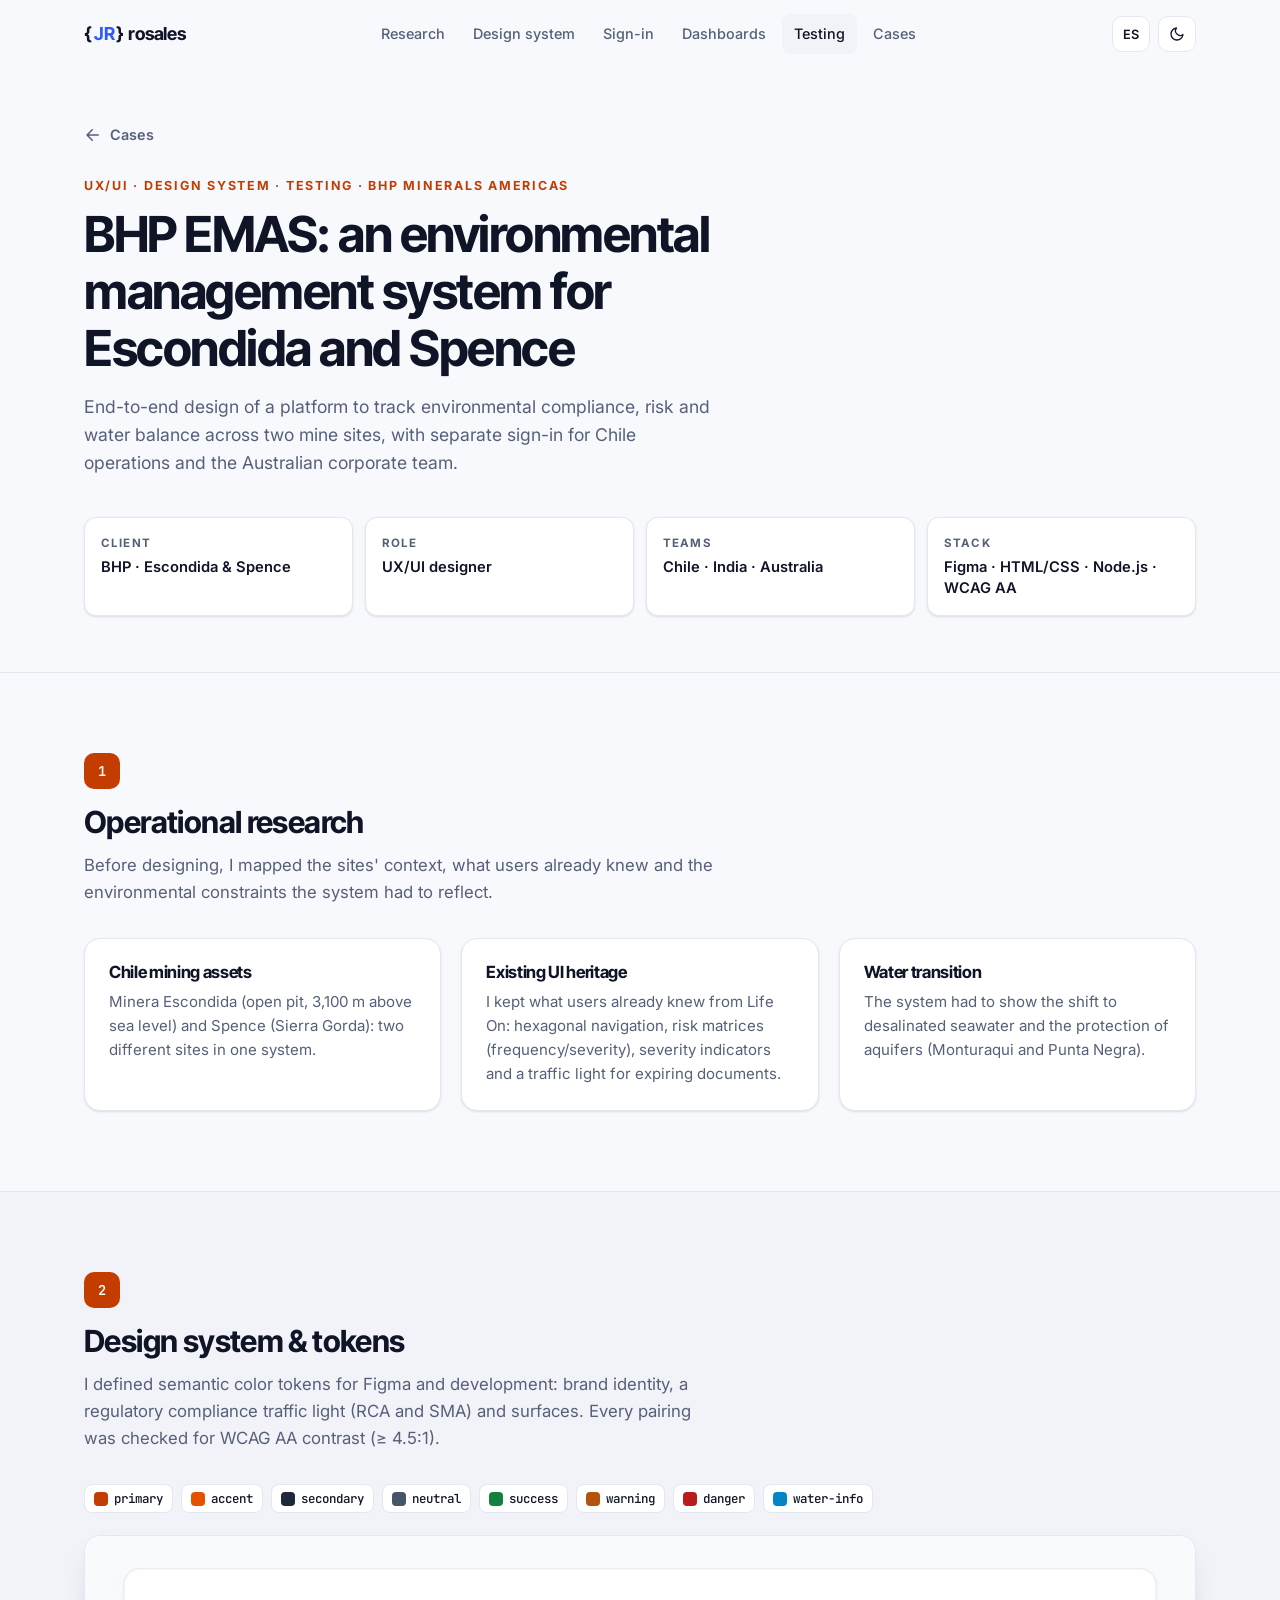
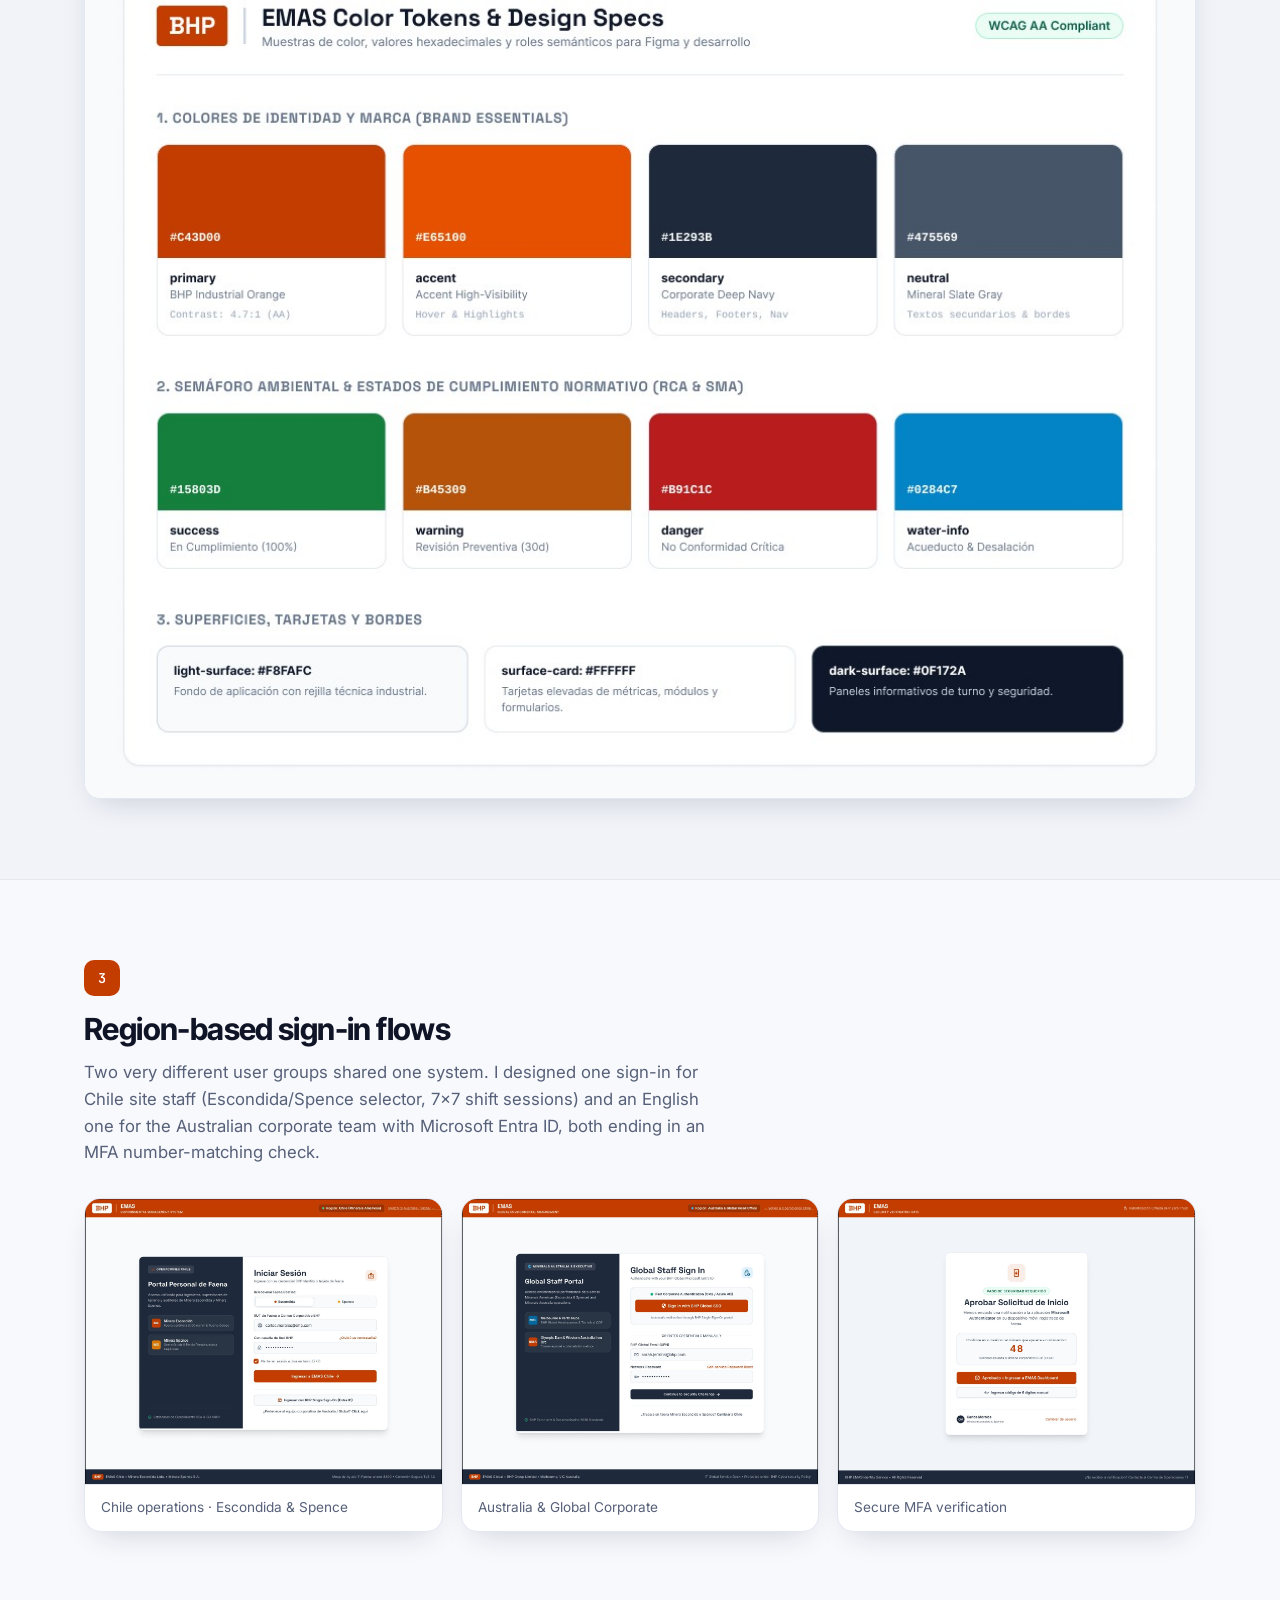
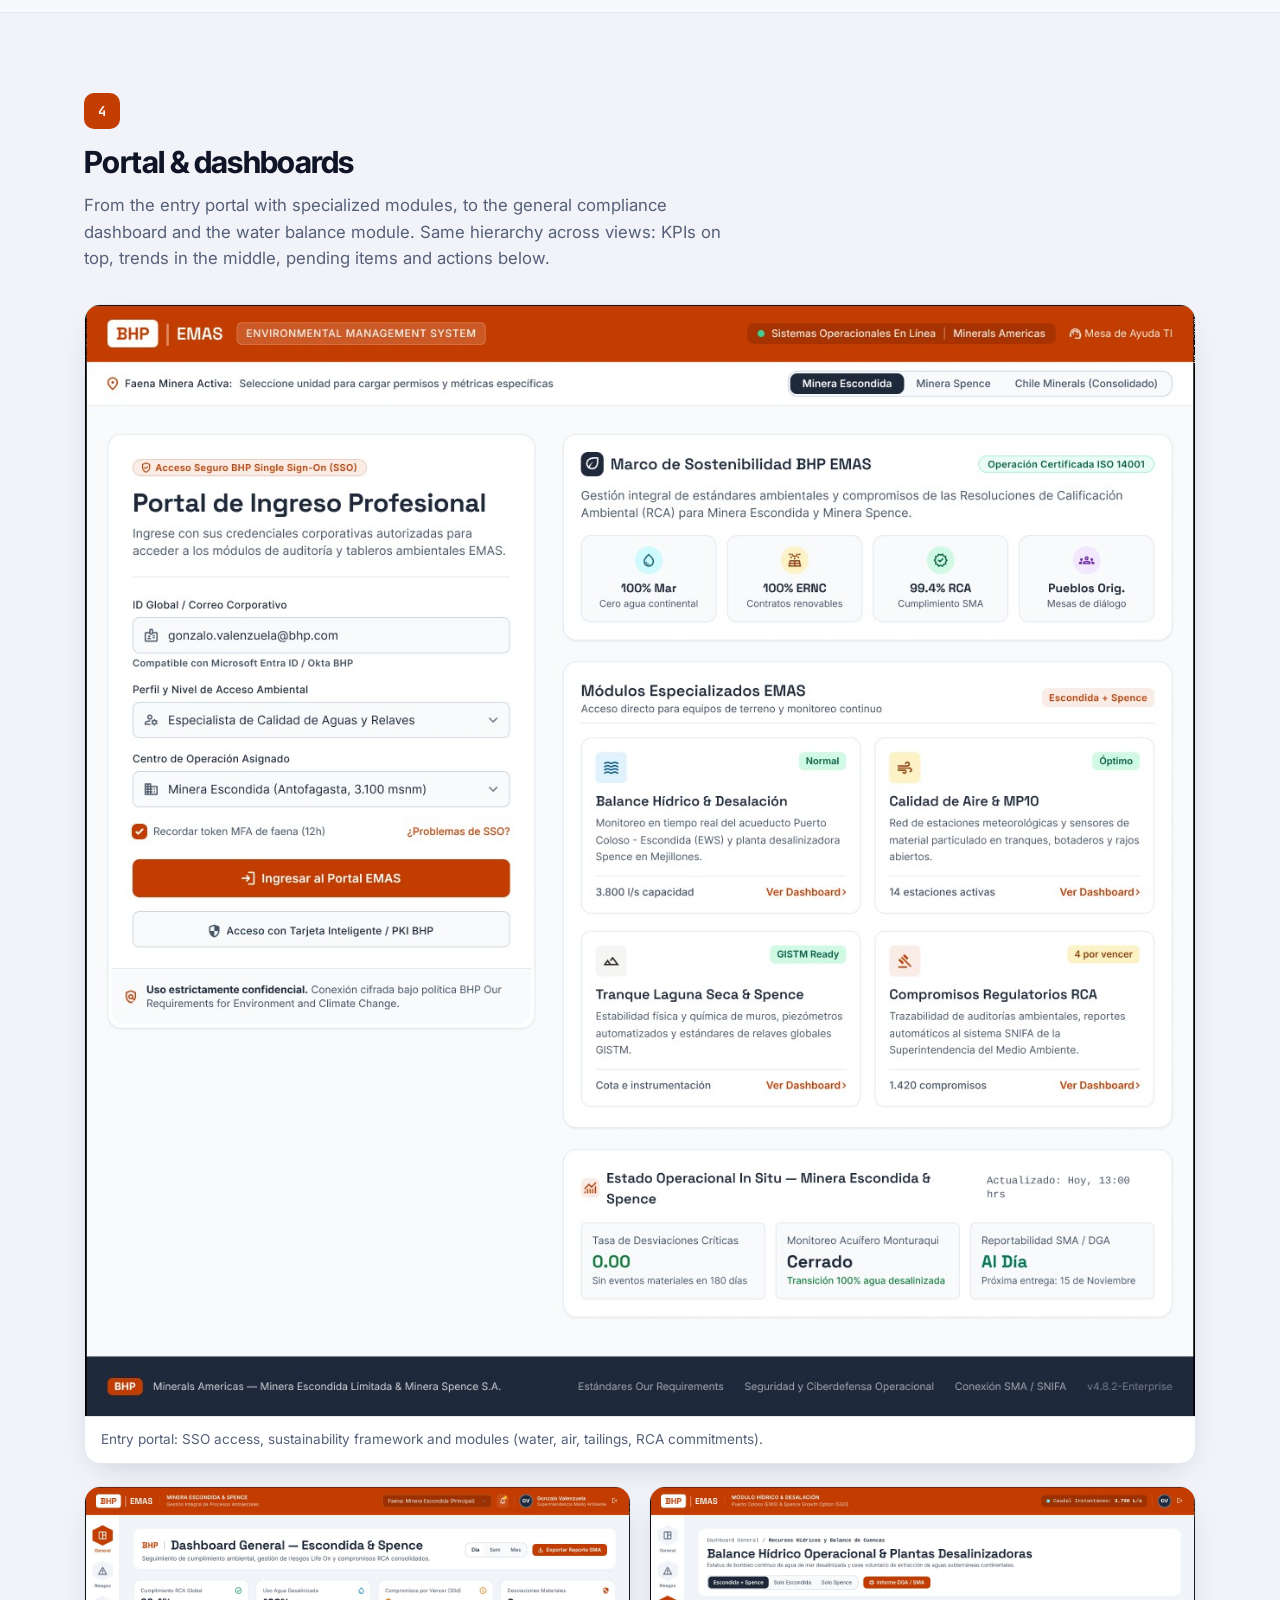
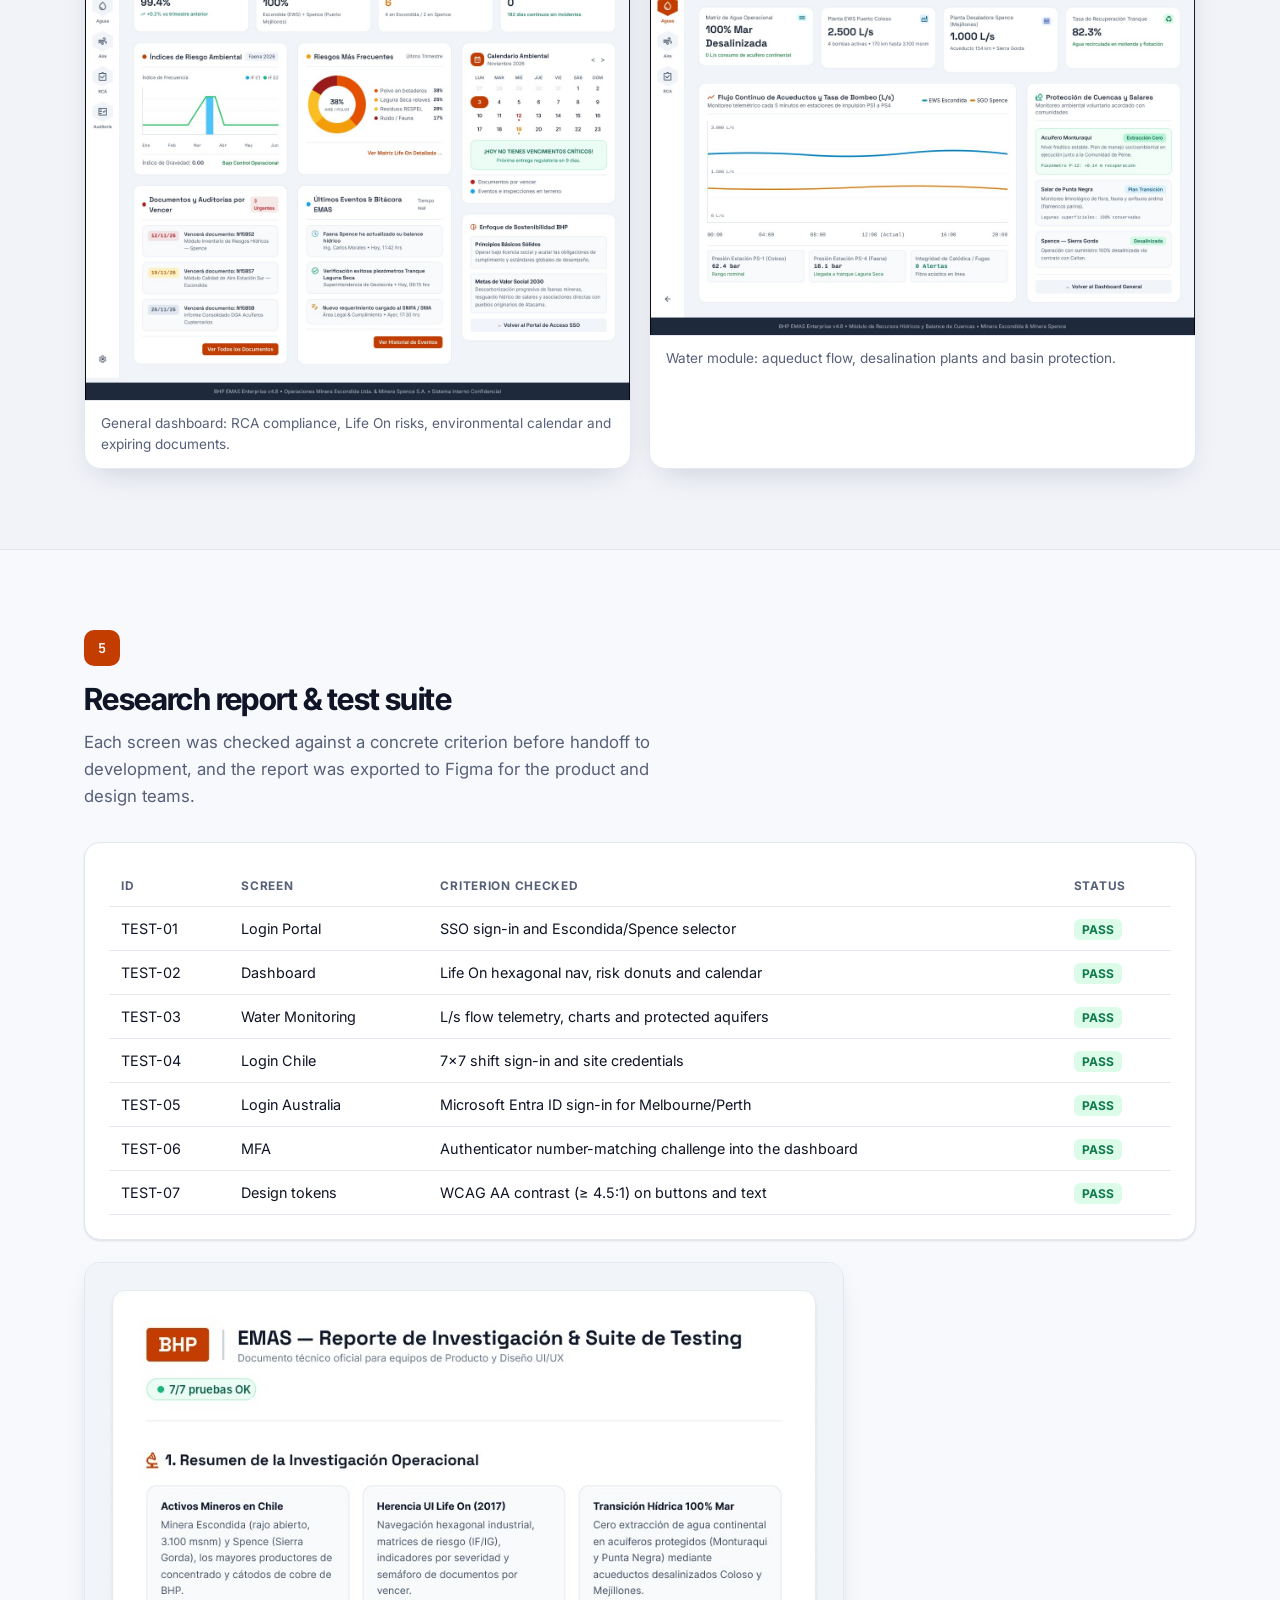
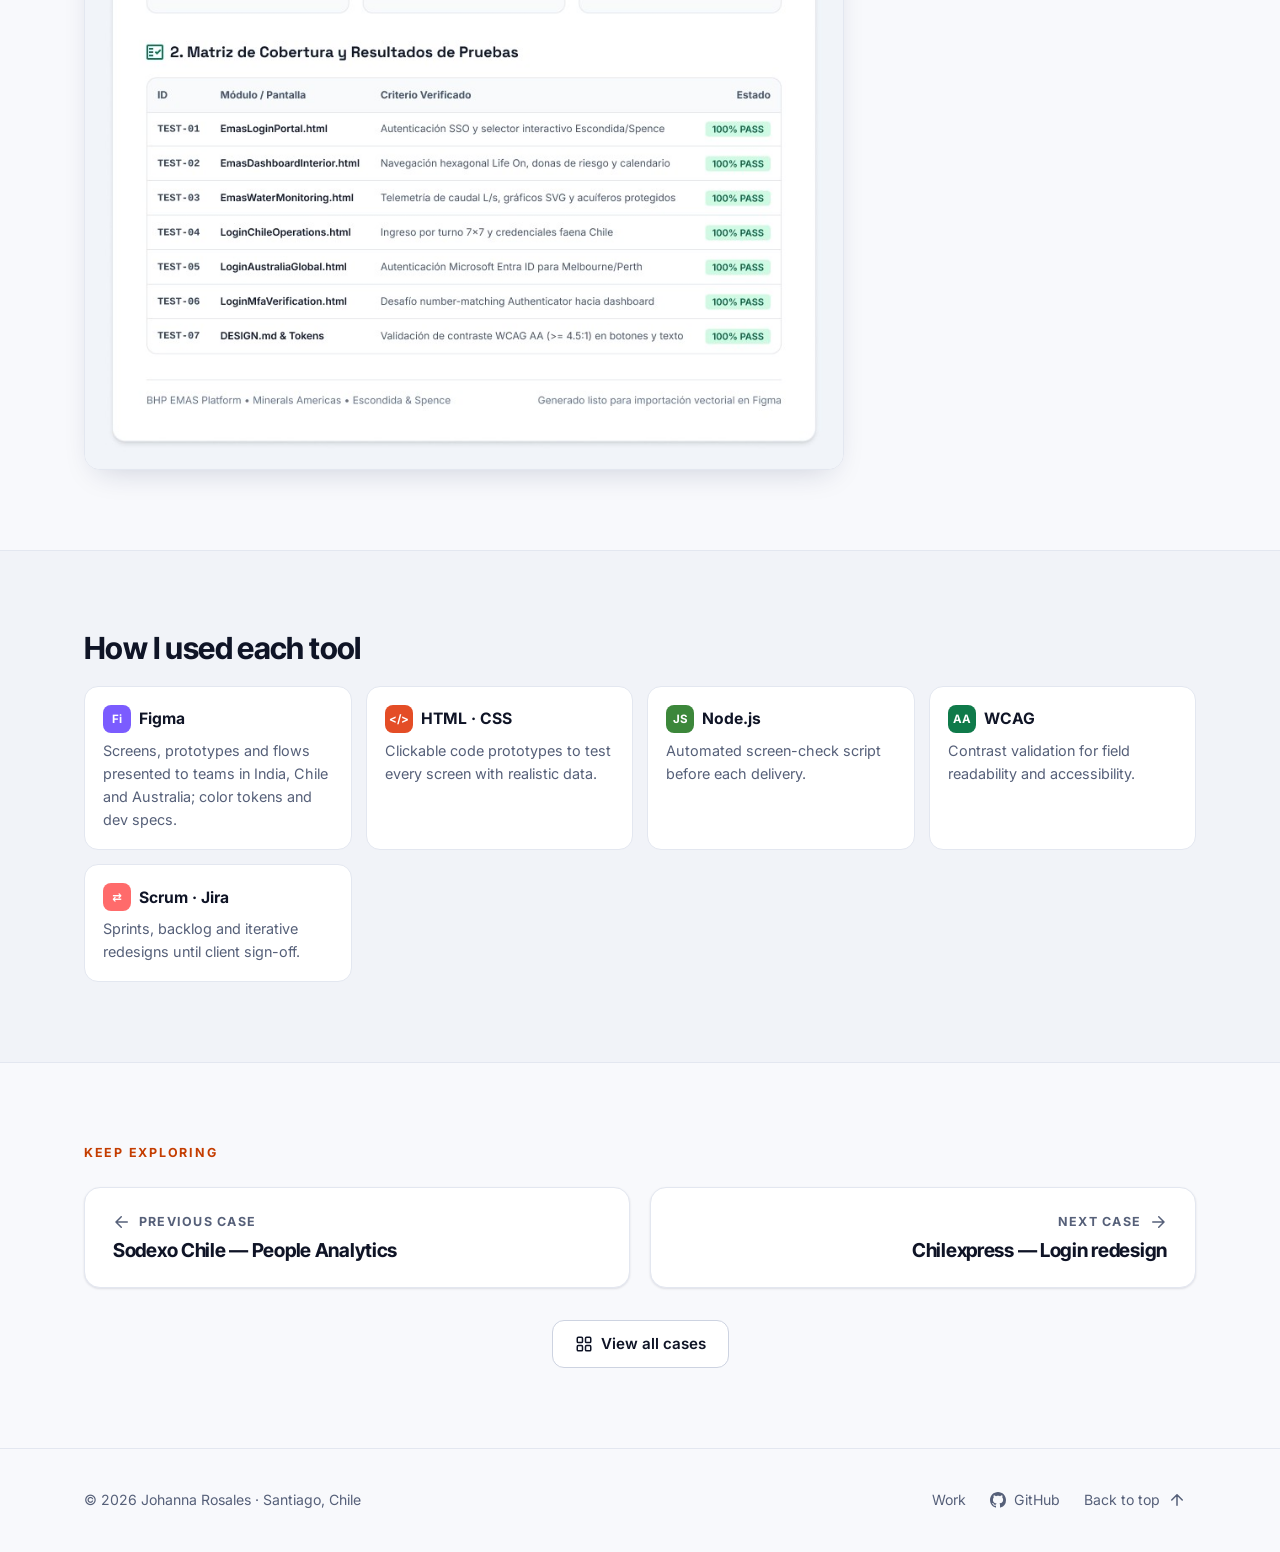
<file: casos/bhp.html>
<!doctype html>
<html lang="es" data-lang="es">
<head>
<meta charset="utf-8">
<meta name="viewport" content="width=device-width, initial-scale=1">
<title>BHP EMAS — Johanna Rosales</title>
<meta name="description" content="Caso de estudio UX/UI: EMAS, sistema de gestión ambiental para Minera Escondida y Spence (BHP). Investigación, sistema de diseño, flujos de acceso, dashboards y testing.">
<link rel="icon" href="../favicon.svg" type="image/svg+xml">
<link rel="canonical" href="https://jrosales284.github.io/casos/bhp.html">
<meta name="theme-color" content="#2f6bff">
<meta name="author" content="Johanna Rosales">
<meta property="og:type" content="website">
<meta property="og:site_name" content="Johanna Rosales — Portafolio">
<meta property="og:title" content="BHP EMAS — Johanna Rosales">
<meta property="og:description" content="Caso de estudio UX/UI: EMAS, sistema de gestión ambiental para Minera Escondida y Spence (BHP). Investigación, sistema de diseño, flujos de acceso, dashboards y testing.">
<meta property="og:url" content="https://jrosales284.github.io/casos/bhp.html">
<meta property="og:image" content="https://jrosales284.github.io/img/og-cover.jpg">
<meta name="twitter:card" content="summary_large_image">
<link rel="preconnect" href="https://fonts.googleapis.com">
<link rel="preconnect" href="https://fonts.gstatic.com" crossorigin>
<link href="https://fonts.googleapis.com/css2?family=Inter:wght@400;500;600;700&family=Inter+Tight:wght@600;700&family=JetBrains+Mono:wght@500&display=swap" rel="stylesheet">
<link rel="stylesheet" href="../css/styles.css">
<script src="../js/main.js"></script>
<style>
  .bhp{--bhp:#c43d00}
  .bhp .step-num{background:var(--bhp)}
  .bhp .eyebrow{color:var(--bhp)}
  .shot{border-radius:16px;overflow:hidden;border:1px solid var(--line);box-shadow:var(--shadow);background:var(--surface)}
  .shot img{width:100%;height:auto;cursor:zoom-in;display:block}
  .shot figcaption{padding:12px 16px;font-size:.85rem;color:var(--muted);border-top:1px solid var(--line)}
  .gal3{display:grid;grid-template-columns:repeat(3,1fr);gap:18px}
  .gal2{display:grid;grid-template-columns:1fr 1fr;gap:18px}
  @media(max-width:860px){.gal3,.gal2{grid-template-columns:1fr}}
  .stack-v{display:grid;gap:22px}
  .tools{display:grid;grid-template-columns:repeat(auto-fit,minmax(240px,1fr));gap:14px}
  .tool{background:var(--surface);border:1px solid var(--line);border-radius:14px;padding:18px}
  .tool b{display:flex;align-items:center;gap:8px;font-size:.98rem;margin-bottom:6px}
  .tool p{color:var(--muted);font-size:.9rem}
  .ic{width:28px;height:28px;border-radius:8px;display:inline-flex;align-items:center;justify-content:center;font-size:.72rem;font-weight:700;color:#fff}
  .pass{font-size:.75rem;font-weight:700;color:#0f7a4a;background:#dcfce9;padding:3px 8px;border-radius:6px;white-space:nowrap}
  .swatches{display:flex;flex-wrap:wrap;gap:8px;margin-top:12px}
  .swatches span{display:inline-flex;align-items:center;gap:6px;font:500 .78rem 'JetBrains Mono',monospace;padding:5px 9px;border-radius:8px;border:1px solid var(--line);background:var(--surface)}
  .swatches i{width:14px;height:14px;border-radius:4px;display:inline-block}
  .lightbox{position:fixed;inset:0;background:rgba(5,8,20,.92);display:none;align-items:center;justify-content:center;z-index:100;padding:16px;cursor:zoom-out}
  .lightbox.on{display:flex}.lightbox img{max-width:100%;max-height:100%;border-radius:10px}
  .table-wrap{overflow-x:auto}
</style>
</head>
<body class="bhp">

<nav class="nav">
  <div class="wrap">
    <a class="logo" href="../index.html">{<b>JR</b>} rosales</a>
    <ul class="nav-links">
      <li><a href="#s1"><span lang="es">Investigación</span><span lang="en">Research</span></a></li>
      <li><a href="#s2"><span lang="es">Diseño</span><span lang="en">Design system</span></a></li>
      <li><a href="#s3"><span lang="es">Acceso</span><span lang="en">Sign-in</span></a></li>
      <li><a href="#s4">Dashboards</a></li>
      <li><a href="#s5">Testing</a></li>
      <li><a href="../index.html#projects"><span lang="es">Casos</span><span lang="en">Cases</span></a></li>
    </ul>
    <div class="nav-tools">
      <button class="chip-btn" id="langBtn" type="button" aria-label="Cambiar idioma">EN</button>
      <button class="chip-btn" id="themeBtn" type="button" aria-label="Cambiar tema"></button>
      <button class="chip-btn menu-btn" id="menuBtn" type="button" aria-label="Menú"></button>
    </div>
  </div>
</nav>

<header class="case-hero" id="top">
  <div class="wrap">
    <a class="back" href="../index.html#projects"><svg class="i i-back" viewBox="0 0 24 24" aria-hidden="true"><path d="M19 12H5M11 19l-7-7 7-7"/></svg> <span lang="es">Casos</span><span lang="en">Cases</span></a>
    <p class="eyebrow">UX/UI · Design System · Testing · BHP Minerals Americas</p>
    <h1><span lang="es">BHP EMAS: sistema de gestión ambiental para Escondida y Spence</span><span lang="en">BHP EMAS: an environmental management system for Escondida and Spence</span></h1>
    <p class="sec-sub" lang="es">Diseño de punta a punta de una plataforma para seguir el cumplimiento ambiental, los riesgos y el balance hídrico de dos faenas mineras, con acceso separado para operaciones Chile y para el equipo corporativo de Australia.</p>
    <p class="sec-sub" lang="en">End-to-end design of a platform to track environmental compliance, risk and water balance across two mine sites, with separate sign-in for Chile operations and the Australian corporate team.</p>
    <div class="meta">
      <div><small lang="es">Cliente</small><small lang="en">Client</small><p>BHP · Escondida &amp; Spence</p></div>
      <div><small lang="es">Rol</small><small lang="en">Role</small><p lang="es">Diseñadora UX/UI</p><p lang="en">UX/UI designer</p></div>
      <div><small lang="es">Equipos</small><small lang="en">Teams</small><p lang="es">Chile · India · Australia</p><p lang="en">Chile · India · Australia</p></div>
      <div><small>Stack</small><p>Figma · HTML/CSS · Node.js · WCAG AA</p></div>
    </div>
  </div>
</header>

<!-- 1 Investigación -->
<section class="step" id="s1"><div class="wrap">
  <span class="step-num">1</span>
  <h2><span lang="es">Investigación operacional</span><span lang="en">Operational research</span></h2>
  <p class="sec-sub" lang="es">Antes de diseñar, levanté el contexto de las faenas, lo que los usuarios ya conocían y las restricciones ambientales que el sistema debía reflejar.</p>
  <p class="sec-sub" lang="en">Before designing, I mapped the sites' context, what users already knew and the environmental constraints the system had to reflect.</p>
  <div class="cols-3">
    <div class="panel"><h4><span lang="es">Activos mineros en Chile</span><span lang="en">Chile mining assets</span></h4>
      <p lang="es">Minera Escondida (rajo abierto, 3.100 msnm) y Spence (Sierra Gorda): dos faenas con realidades distintas en un mismo sistema.</p>
      <p lang="en">Minera Escondida (open pit, 3,100 m above sea level) and Spence (Sierra Gorda): two different sites in one system.</p></div>
    <div class="panel"><h4><span lang="es">Herencia de UI existente</span><span lang="en">Existing UI heritage</span></h4>
      <p lang="es">Se respetó lo que los usuarios ya usaban en Life On: navegación hexagonal, matrices de riesgo (IF/IG), indicadores por severidad y semáforo de documentos por vencer.</p>
      <p lang="en">I kept what users already knew from Life On: hexagonal navigation, risk matrices (frequency/severity), severity indicators and a traffic light for expiring documents.</p></div>
    <div class="panel"><h4><span lang="es">Transición hídrica</span><span lang="en">Water transition</span></h4>
      <p lang="es">El sistema debía mostrar el paso a agua de mar desalinizada y la protección de acuíferos (Monturaqui y Punta Negra).</p>
      <p lang="en">The system had to show the shift to desalinated seawater and the protection of aquifers (Monturaqui and Punta Negra).</p></div>
  </div>
</div></section>

<!-- 2 Sistema de diseño -->
<section class="step" id="s2" style="background:var(--surface-2)"><div class="wrap">
  <span class="step-num">2</span>
  <h2><span lang="es">Sistema de diseño y tokens</span><span lang="en">Design system &amp; tokens</span></h2>
  <p class="sec-sub" lang="es">Definí tokens de color con roles semánticos para Figma y desarrollo: identidad de marca, un semáforo de cumplimiento normativo (RCA y SMA) y superficies. Cada combinación se validó con contraste WCAG AA (≥ 4.5:1).</p>
  <p class="sec-sub" lang="en">I defined semantic color tokens for Figma and development: brand identity, a regulatory compliance traffic light (RCA and SMA) and surfaces. Every pairing was checked for WCAG AA contrast (≥ 4.5:1).</p>
  <div class="swatches">
    <span><i style="background:#C43D00"></i>primary</span><span><i style="background:#E65100"></i>accent</span><span><i style="background:#1E293B"></i>secondary</span><span><i style="background:#475569"></i>neutral</span>
    <span><i style="background:#15803D"></i>success</span><span><i style="background:#B45309"></i>warning</span><span><i style="background:#B91C1C"></i>danger</span><span><i style="background:#0284C7"></i>water-info</span>
  </div>
  <figure class="shot" style="margin-top:22px"><img src="../img/bhp-tokens.jpg" alt="Tokens de color EMAS" loading="lazy"></figure>
</div></section>

<!-- 3 Acceso -->
<section class="step" id="s3"><div class="wrap">
  <span class="step-num">3</span>
  <h2><span lang="es">Flujos de acceso por región</span><span lang="en">Region-based sign-in flows</span></h2>
  <p class="sec-sub" lang="es">Dos perfiles muy distintos entraban al mismo sistema. Diseñé un acceso para el personal de faena en Chile (selector Escondida/Spence, sesión por turno 7×7) y otro en inglés para el equipo corporativo de Australia con Microsoft Entra ID, ambos terminando en una verificación MFA con number matching.</p>
  <p class="sec-sub" lang="en">Two very different user groups shared one system. I designed one sign-in for Chile site staff (Escondida/Spence selector, 7×7 shift sessions) and an English one for the Australian corporate team with Microsoft Entra ID, both ending in an MFA number-matching check.</p>
  <div class="gal3">
    <figure class="shot"><img src="../img/bhp-login-cl.jpg" alt="Login Operaciones Chile" loading="lazy"><figcaption lang="es">Operaciones Chile · Escondida &amp; Spence</figcaption><figcaption lang="en">Chile operations · Escondida &amp; Spence</figcaption></figure>
    <figure class="shot"><img src="../img/bhp-login-au.jpg" alt="Global Staff Sign In" loading="lazy"><figcaption lang="es">Australia &amp; Global Corporate</figcaption><figcaption lang="en">Australia &amp; Global Corporate</figcaption></figure>
    <figure class="shot"><img src="../img/bhp-mfa.jpg" alt="Verificación MFA" loading="lazy"><figcaption lang="es">Verificación segura MFA</figcaption><figcaption lang="en">Secure MFA verification</figcaption></figure>
  </div>
</div></section>

<!-- 4 Dashboards -->
<section class="step" id="s4" style="background:var(--surface-2)"><div class="wrap">
  <span class="step-num">4</span>
  <h2><span lang="es">Portal y dashboards</span><span lang="en">Portal &amp; dashboards</span></h2>
  <p class="sec-sub" lang="es">Del portal de ingreso con los módulos especializados, al dashboard general de cumplimiento y al módulo de balance hídrico. Misma jerarquía en todas las vistas: KPIs arriba, tendencias al medio, pendientes y acciones abajo.</p>
  <p class="sec-sub" lang="en">From the entry portal with specialized modules, to the general compliance dashboard and the water balance module. Same hierarchy across views: KPIs on top, trends in the middle, pending items and actions below.</p>
  <div class="stack-v">
    <figure class="shot"><img src="../img/bhp-portal.jpg" alt="Portal de Ingreso EMAS" loading="lazy"><figcaption lang="es">Portal de ingreso: acceso SSO, marco de sostenibilidad y módulos (agua, aire, relaves, compromisos RCA).</figcaption><figcaption lang="en">Entry portal: SSO access, sustainability framework and modules (water, air, tailings, RCA commitments).</figcaption></figure>
    <div class="gal2">
      <figure class="shot"><img src="../img/bhp-dashboard.jpg" alt="Dashboard General Escondida y Spence" loading="lazy"><figcaption lang="es">Dashboard general: cumplimiento RCA, riesgos Life On, calendario ambiental y documentos por vencer.</figcaption><figcaption lang="en">General dashboard: RCA compliance, Life On risks, environmental calendar and expiring documents.</figcaption></figure>
      <figure class="shot"><img src="../img/bhp-agua.jpg" alt="Balance hídrico y desalinización" loading="lazy"><figcaption lang="es">Módulo hídrico: caudal de acueductos, plantas desalinizadoras y protección de cuencas.</figcaption><figcaption lang="en">Water module: aqueduct flow, desalination plants and basin protection.</figcaption></figure>
    </div>
  </div>
</div></section>

<!-- 5 Testing -->
<section class="step" id="s5"><div class="wrap">
  <span class="step-num">5</span>
  <h2><span lang="es">Investigación y suite de testing</span><span lang="en">Research report &amp; test suite</span></h2>
  <p class="sec-sub" lang="es">Cada pantalla se verificó contra un criterio concreto antes de entregarla a desarrollo, y el reporte se exportó a Figma para los equipos de producto y diseño.</p>
  <p class="sec-sub" lang="en">Each screen was checked against a concrete criterion before handoff to development, and the report was exported to Figma for the product and design teams.</p>
  <div class="panel table-wrap">
    <table class="clean">
      <thead><tr><th>ID</th><th lang="es">Pantalla</th><th lang="en">Screen</th><th lang="es">Criterio verificado</th><th lang="en">Criterion checked</th><th lang="es">Estado</th><th lang="en">Status</th></tr></thead>
      <tbody>
        <tr><td>TEST-01</td><td>Login Portal</td><td lang="es">Autenticación SSO y selector Escondida/Spence</td><td lang="en">SSO sign-in and Escondida/Spence selector</td><td><span class="pass">PASS</span></td></tr>
        <tr><td>TEST-02</td><td>Dashboard</td><td lang="es">Navegación hexagonal Life On, donas de riesgo y calendario</td><td lang="en">Life On hexagonal nav, risk donuts and calendar</td><td><span class="pass">PASS</span></td></tr>
        <tr><td>TEST-03</td><td>Water Monitoring</td><td lang="es">Telemetría de caudal L/s, gráficos y acuíferos protegidos</td><td lang="en">L/s flow telemetry, charts and protected aquifers</td><td><span class="pass">PASS</span></td></tr>
        <tr><td>TEST-04</td><td>Login Chile</td><td lang="es">Ingreso por turno 7×7 y credenciales de faena</td><td lang="en">7×7 shift sign-in and site credentials</td><td><span class="pass">PASS</span></td></tr>
        <tr><td>TEST-05</td><td>Login Australia</td><td lang="es">Autenticación Microsoft Entra ID para Melbourne/Perth</td><td lang="en">Microsoft Entra ID sign-in for Melbourne/Perth</td><td><span class="pass">PASS</span></td></tr>
        <tr><td>TEST-06</td><td>MFA</td><td lang="es">Desafío number matching de Authenticator hacia el dashboard</td><td lang="en">Authenticator number-matching challenge into the dashboard</td><td><span class="pass">PASS</span></td></tr>
        <tr><td>TEST-07</td><td>Design tokens</td><td lang="es">Contraste WCAG AA (≥ 4.5:1) en botones y texto</td><td lang="en">WCAG AA contrast (≥ 4.5:1) on buttons and text</td><td><span class="pass">PASS</span></td></tr>
      </tbody>
    </table>
  </div>
  <figure class="shot" style="margin-top:22px;max-width:760px"><img src="../img/bhp-reporte.jpg" alt="Reporte de investigación y pruebas" loading="lazy"></figure>
</div></section>

<!-- Herramientas -->
<section class="step" style="background:var(--surface-2);border-bottom:0"><div class="wrap">
  <h2><span lang="es">Cómo usé cada herramienta</span><span lang="en">How I used each tool</span></h2>
  <div class="tools" style="margin-top:20px">
    <div class="tool"><b><span class="ic" style="background:#7b5cff">Fi</span>Figma</b>
      <p lang="es">Pantallas, prototipos y flujos presentados a los equipos de India, Chile y Australia; tokens de color y specs para desarrollo.</p>
      <p lang="en">Screens, prototypes and flows presented to teams in India, Chile and Australia; color tokens and dev specs.</p></div>
    <div class="tool"><b><span class="ic" style="background:#e44d26">&lt;/&gt;</span>HTML · CSS</b>
      <p lang="es">Prototipos navegables en código para probar cada pantalla con datos realistas.</p>
      <p lang="en">Clickable code prototypes to test every screen with realistic data.</p></div>
    <div class="tool"><b><span class="ic" style="background:#3c873a">JS</span>Node.js</b>
      <p lang="es">Script de verificación automática de las pantallas antes de cada entrega.</p>
      <p lang="en">Automated screen-check script before each delivery.</p></div>
    <div class="tool"><b><span class="ic" style="background:#0f7a4a">AA</span>WCAG</b>
      <p lang="es">Validación de contraste para lectura en terreno y accesibilidad.</p>
      <p lang="en">Contrast validation for field readability and accessibility.</p></div>
    <div class="tool"><b><span class="ic" style="background:#ff6b6b">⇄</span>Scrum · Jira</b>
      <p lang="es">Sprints, backlog y rediseños iterativos hasta la conformidad del cliente.</p>
      <p lang="en">Sprints, backlog and iterative redesigns until client sign-off.</p></div>
  </div>
</div></section>

<section class="case-next"><div class="wrap">
  <p class="eyebrow"><span lang="es">Sigue explorando</span><span lang="en">Keep exploring</span></p>
  <div class="pn">
    <a class="prev" href="sodexo.html"><small><svg class="i i-back" viewBox="0 0 24 24" aria-hidden="true"><path d="M19 12H5M11 19l-7-7 7-7"/></svg> <span lang="es">Caso anterior</span><span lang="en">Previous case</span></small><b><span lang="es">Sodexo Chile — People Analytics</span><span lang="en">Sodexo Chile — People Analytics</span></b></a>
    <a class="next" href="chilexpress.html"><small><span lang="es">Siguiente caso</span><span lang="en">Next case</span> <svg class="i i-arrow" viewBox="0 0 24 24" aria-hidden="true"><path d="M5 12h14M13 5l7 7-7 7"/></svg></small><b><span lang="es">Chilexpress — Rediseño del login</span><span lang="en">Chilexpress — Login redesign</span></b></a>
  </div>
  <div class="all-cases"><a class="btn btn-ghost" href="../index.html#projects"><svg class="i" viewBox="0 0 24 24" aria-hidden="true"><rect x="3" y="3" width="7" height="7" rx="1.5"/><rect x="14" y="3" width="7" height="7" rx="1.5"/><rect x="3" y="14" width="7" height="7" rx="1.5"/><rect x="14" y="14" width="7" height="7" rx="1.5"/></svg> <span lang="es">Ver todos los casos</span><span lang="en">View all cases</span></a></div>
</div></section>
<footer class="site-footer"><div class="wrap">
  <span>© 2026 Johanna Rosales · Santiago, Chile</span>
  <nav class="foot-links" aria-label="Pie de página">
    <a href="../index.html#projects"><span lang="es">Casos</span><span lang="en">Work</span></a>
    <a href="https://github.com/jrosales284" target="_blank" rel="noopener"><svg class="gh" viewBox="0 0 16 16" aria-hidden="true"><path d="M8 0C3.58 0 0 3.58 0 8c0 3.54 2.29 6.53 5.47 7.59.4.07.55-.17.55-.38 0-.19-.01-.82-.01-1.49-2.01.37-2.53-.49-2.69-.94-.09-.23-.48-.94-.82-1.13-.28-.15-.68-.52-.01-.53.63-.01 1.08.58 1.23.82.72 1.21 1.87.87 2.33.66.07-.52.28-.87.51-1.07-1.78-.2-3.64-.89-3.64-3.95 0-.87.31-1.59.82-2.15-.08-.2-.36-1.02.08-2.12 0 0 .67-.21 2.2.82.64-.18 1.32-.27 2-.27.68 0 1.36.09 2 .27 1.53-1.04 2.2-.82 2.2-.82.44 1.1.16 1.92.08 2.12.51.56.82 1.27.82 2.15 0 3.07-1.87 3.75-3.65 3.95.29.25.54.73.54 1.48 0 1.07-.01 1.93-.01 2.2 0 .21.15.46.55.38A8.013 8.013 0 0 0 16 8c0-4.42-3.58-8-8-8z"/></svg> GitHub</a>
    <a href="#top"><span lang="es">Volver arriba</span><span lang="en">Back to top</span> <svg class="i" viewBox="0 0 24 24" aria-hidden="true"><path d="M12 19V5M5 12l7-7 7 7"/></svg></a>
  </nav>
</div></footer>
</body>
</html>
</file>
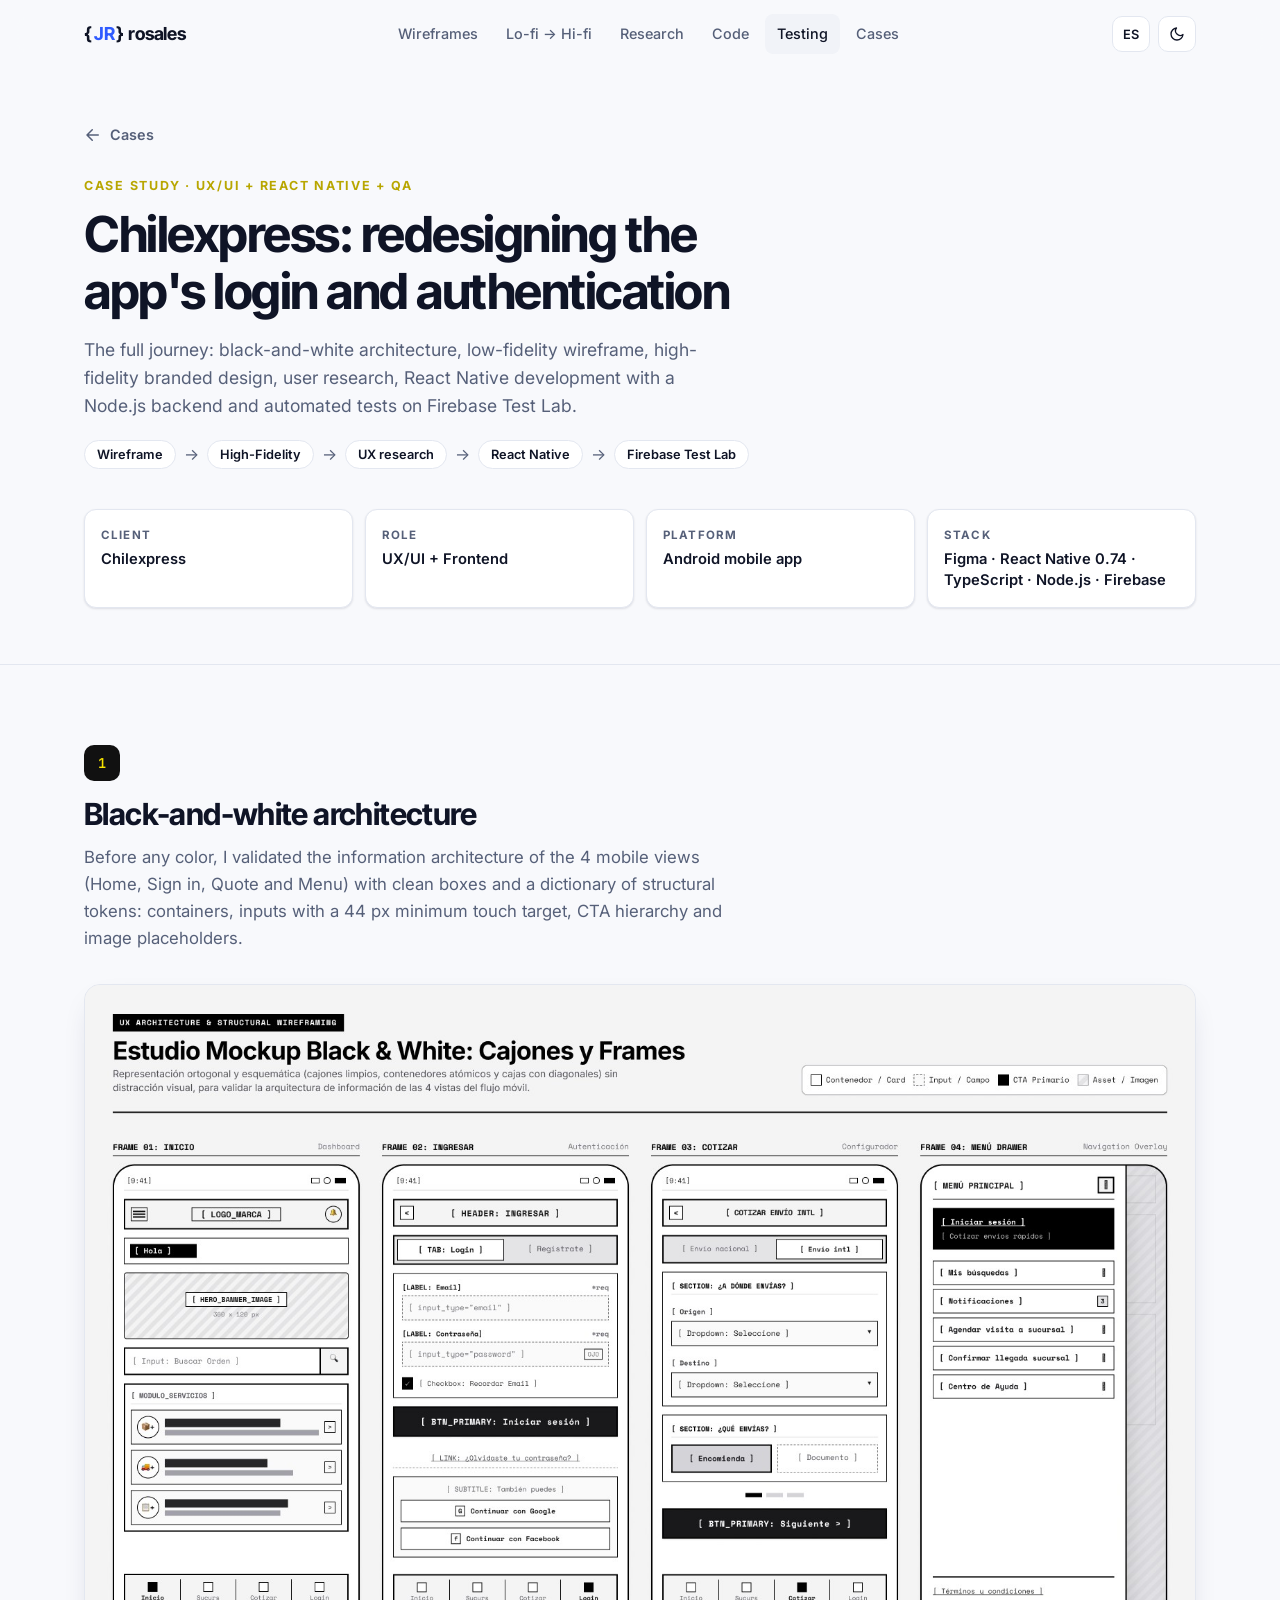
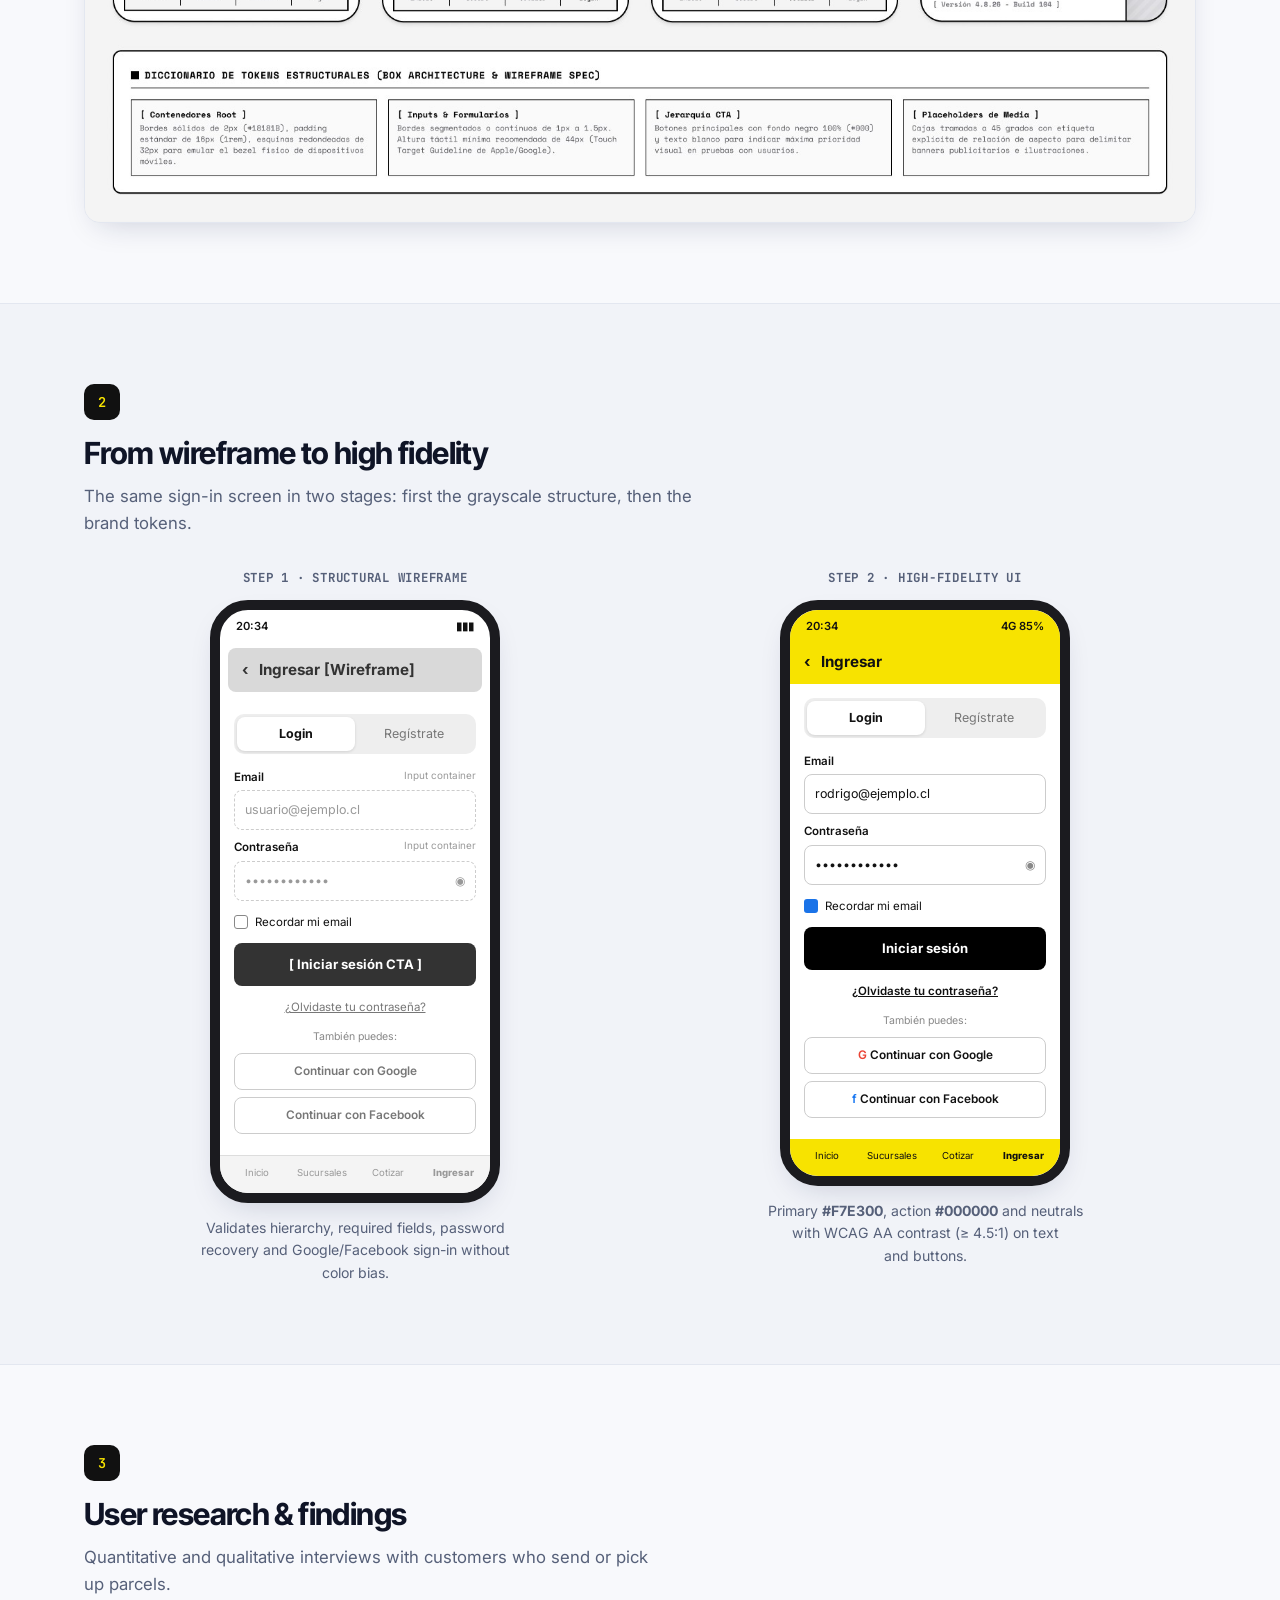
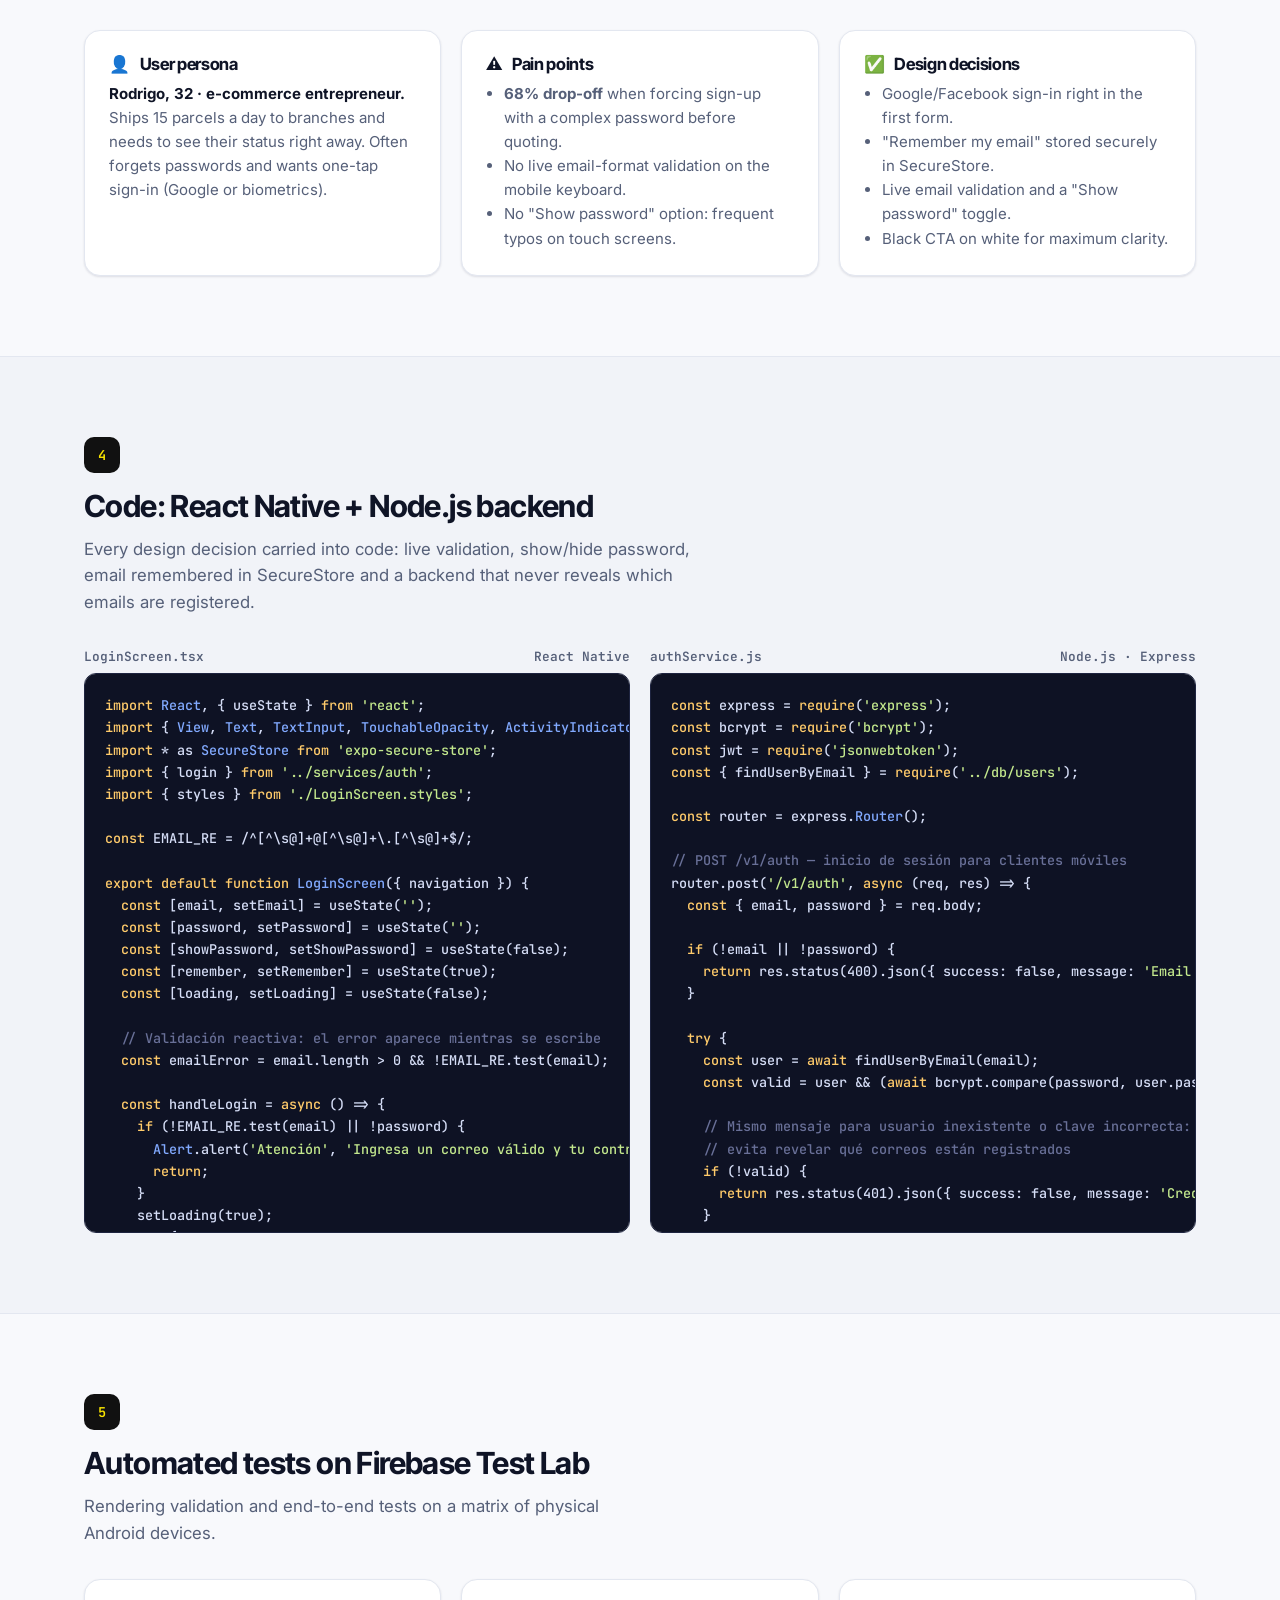
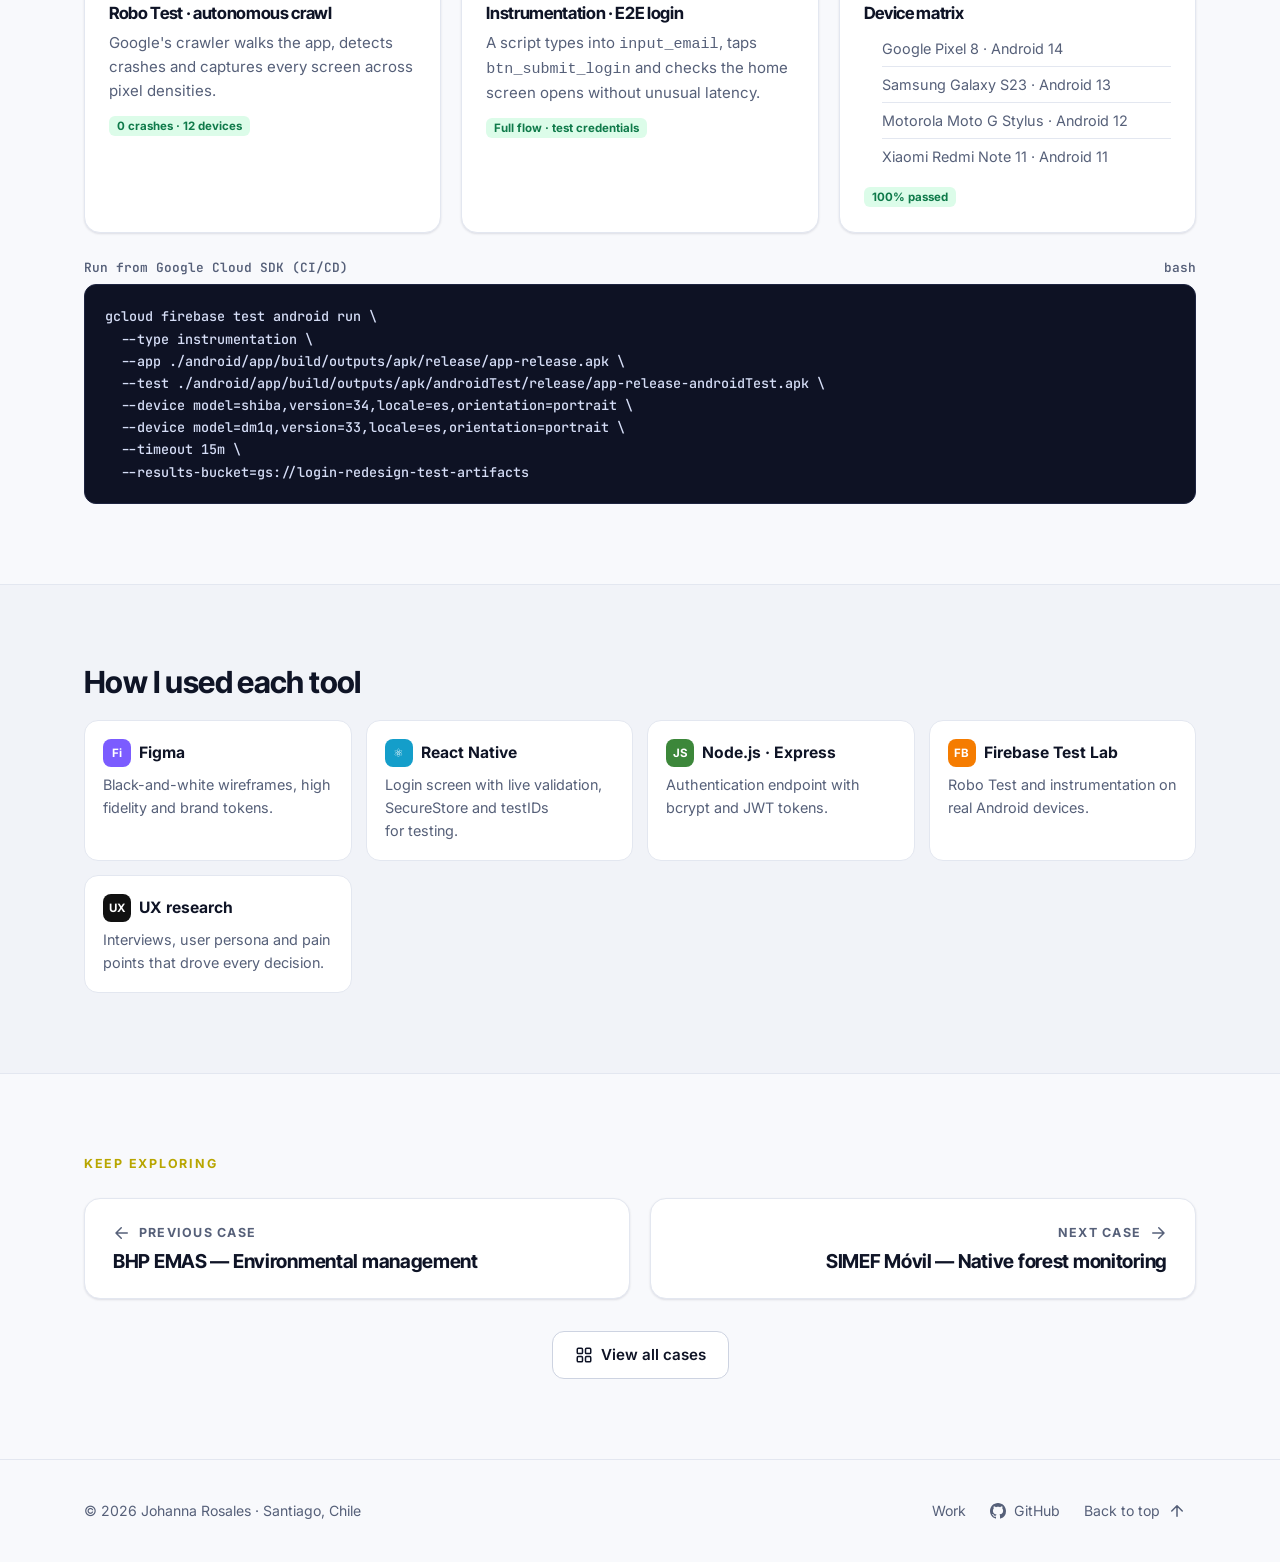
<file: casos/chilexpress.html>
<!doctype html>
<html lang="es" data-lang="es">
<head>
<meta charset="utf-8">
<meta name="viewport" content="width=device-width, initial-scale=1">
<title>Chilexpress Login — Johanna Rosales</title>
<meta name="description" content="Caso de estudio UX/UI y React Native: rediseño del login y autenticación de la app Chilexpress, desde el wireframe hasta las pruebas en Firebase Test Lab.">
<link rel="icon" href="../favicon.svg" type="image/svg+xml">
<link rel="canonical" href="https://jrosales284.github.io/casos/chilexpress.html">
<meta name="theme-color" content="#2f6bff">
<meta name="author" content="Johanna Rosales">
<meta property="og:type" content="website">
<meta property="og:site_name" content="Johanna Rosales — Portafolio">
<meta property="og:title" content="Chilexpress Login — Johanna Rosales">
<meta property="og:description" content="Caso de estudio UX/UI y React Native: rediseño del login y autenticación de la app Chilexpress, desde el wireframe hasta las pruebas en Firebase Test Lab.">
<meta property="og:url" content="https://jrosales284.github.io/casos/chilexpress.html">
<meta property="og:image" content="https://jrosales284.github.io/img/og-cover.jpg">
<meta name="twitter:card" content="summary_large_image">
<link rel="preconnect" href="https://fonts.googleapis.com">
<link rel="preconnect" href="https://fonts.gstatic.com" crossorigin>
<link href="https://fonts.googleapis.com/css2?family=Inter:wght@400;500;600;700&family=Inter+Tight:wght@600;700&family=JetBrains+Mono:wght@500&display=swap" rel="stylesheet">
<link rel="stylesheet" href="../css/styles.css">
<script src="../js/main.js"></script>
<style>
  .cx .step-num{background:#111;color:#F7E300}
  .cx .eyebrow{color:#b8a600}
  :root[data-theme="dark"] .cx .eyebrow{color:#F7E300}
  @media (prefers-color-scheme: dark){:root:not([data-theme="light"]) .cx .eyebrow{color:#F7E300}}
  .chips{display:flex;flex-wrap:wrap;gap:8px;margin-top:20px}
  .chips span{font:600 .8rem var(--font);padding:6px 12px;border-radius:999px;background:var(--surface);border:1px solid var(--line)}
  .chips i{font-style:normal;color:var(--muted);align-self:center}
  .shot{border-radius:16px;overflow:hidden;border:1px solid var(--line);box-shadow:var(--shadow);background:#f4f4f4}
  .shot img{width:100%;height:auto;display:block;cursor:zoom-in}

  /* phones */
  .phones{display:grid;grid-template-columns:1fr 1fr;gap:28px}
  @media(max-width:760px){.phones{grid-template-columns:1fr}}
  .ph-wrap{display:flex;flex-direction:column;align-items:center;gap:14px}
  .ph-label{font:700 .78rem 'JetBrains Mono',monospace;letter-spacing:.06em;text-transform:uppercase;color:var(--muted)}
  .phone{width:min(290px,100%);border:10px solid #1b1b1f;border-radius:38px;overflow:hidden;background:#fff;color:#111;font-family:Inter,sans-serif;box-shadow:var(--shadow)}
  .ph-status{display:flex;justify-content:space-between;font-size:.7rem;font-weight:600;padding:8px 16px 4px}
  .ph-head{display:flex;align-items:center;gap:10px;padding:10px 14px;font-weight:700;font-size:.95rem}
  .ph-body{padding:14px}
  .ph-tabs{display:grid;grid-template-columns:1fr 1fr;background:#eee;border-radius:10px;padding:3px;margin-bottom:14px;font-size:.78rem;text-align:center}
  .ph-tabs span{padding:7px;border-radius:8px;color:#777}
  .ph-tabs span.on{background:#fff;color:#111;font-weight:700;box-shadow:0 1px 3px rgba(0,0,0,.12)}
  .ph-lbl{font-size:.72rem;font-weight:600;margin:8px 0 4px;display:flex;justify-content:space-between}
  .ph-lbl small{font-weight:400;color:#999;font-size:.62rem}
  .ph-in{border:1px solid #ccc;border-radius:8px;padding:9px 10px;font-size:.78rem;color:#555;display:flex;justify-content:space-between}
  .ph-chk{display:flex;align-items:center;gap:7px;font-size:.72rem;margin:12px 0}
  .ph-chk b{width:14px;height:14px;border-radius:3px;display:inline-block}
  .ph-btn{border-radius:8px;padding:11px;text-align:center;font-weight:700;font-size:.82rem}
  .ph-link{text-align:center;font-size:.72rem;margin:12px 0;text-decoration:underline}
  .ph-sub{text-align:center;font-size:.66rem;color:#888;margin:10px 0 8px}
  .ph-soc{border:1px solid #ccc;border-radius:8px;padding:8px;text-align:center;font-size:.74rem;font-weight:600;margin-bottom:7px}
  .ph-nav{display:grid;grid-template-columns:repeat(4,1fr);text-align:center;font-size:.6rem;padding:9px 4px 12px;border-top:1px solid #ddd}
  .ph-nav span.on{font-weight:800}
  /* lo-fi */
  .lofi .ph-head{background:#d9d9d9;color:#333;margin:8px;border-radius:8px}
  .lofi .ph-in{border-style:dashed;color:#999}
  .lofi .ph-chk b{border:1.5px solid #888}
  .lofi .ph-btn{background:#333;color:#fff}
  .lofi .ph-link,.lofi .ph-soc{color:#777}
  .lofi .ph-nav{color:#999;background:#f4f4f4}
  /* hi-fi */
  .hifi .ph-status,.hifi .ph-head{background:#F7E300}
  .hifi .ph-chk b{background:#1a73e8}
  .hifi .ph-btn{background:#000;color:#fff}
  .hifi .ph-nav{background:#F7E300;border-top:0}
  .caption{font-size:.88rem;color:var(--muted);max-width:320px;text-align:center}
  .persona b{color:var(--text)}
  .tools{display:grid;grid-template-columns:repeat(auto-fit,minmax(230px,1fr));gap:14px}
  .tool{background:var(--surface);border:1px solid var(--line);border-radius:14px;padding:18px}
  .tool b{display:flex;align-items:center;gap:8px;font-size:.98rem;margin-bottom:6px}
  .tool p{color:var(--muted);font-size:.9rem}
  .ic{width:28px;height:28px;border-radius:8px;display:inline-flex;align-items:center;justify-content:center;font-size:.72rem;font-weight:700;color:#fff}
  .tag-ok{font-size:.72rem;font-weight:700;padding:3px 8px;border-radius:6px;background:#dcfce9;color:#0f7a4a}
  .devices li{list-style:none;padding:6px 0;border-bottom:1px solid var(--line);font-size:.9rem;color:var(--muted)}
  .devices li:last-child{border:0}
  .code-head{display:flex;justify-content:space-between;font:600 .8rem 'JetBrains Mono',monospace;color:var(--muted);margin:0 0 8px}
  pre{max-height:560px}
  .lightbox{position:fixed;inset:0;background:rgba(5,8,20,.92);display:none;align-items:center;justify-content:center;z-index:100;padding:16px;cursor:zoom-out}
  .lightbox.on{display:flex}.lightbox img{max-width:100%;max-height:100%;border-radius:10px}
</style>
</head>
<body class="cx">

<nav class="nav">
  <div class="wrap">
    <a class="logo" href="../index.html">{<b>JR</b>} rosales</a>
    <ul class="nav-links">
      <li><a href="#s1">Wireframes</a></li>
      <li><a href="#s2">Lo-fi → Hi-fi</a></li>
      <li><a href="#s3"><span lang="es">Investigación</span><span lang="en">Research</span></a></li>
      <li><a href="#s4"><span lang="es">Código</span><span lang="en">Code</span></a></li>
      <li><a href="#s5">Testing</a></li>
      <li><a href="../index.html#projects"><span lang="es">Casos</span><span lang="en">Cases</span></a></li>
    </ul>
    <div class="nav-tools">
      <button class="chip-btn" id="langBtn" type="button" aria-label="Cambiar idioma">EN</button>
      <button class="chip-btn" id="themeBtn" type="button" aria-label="Cambiar tema"></button>
      <button class="chip-btn menu-btn" id="menuBtn" type="button" aria-label="Menú"></button>
    </div>
  </div>
</nav>

<header class="case-hero" id="top">
  <div class="wrap">
    <a class="back" href="../index.html#projects"><svg class="i i-back" viewBox="0 0 24 24" aria-hidden="true"><path d="M19 12H5M11 19l-7-7 7-7"/></svg> <span lang="es">Casos</span><span lang="en">Cases</span></a>
    <p class="eyebrow"><span lang="es">Caso de estudio · UX/UI + React Native + QA</span><span lang="en">Case study · UX/UI + React Native + QA</span></p>
    <h1><span lang="es">Chilexpress: rediseño del login y la autenticación de la app</span><span lang="en">Chilexpress: redesigning the app's login and authentication</span></h1>
    <p class="sec-sub" lang="es">Un recorrido completo: arquitectura en blanco y negro, wireframe de baja fidelidad, diseño en alta fidelidad con la marca, investigación con usuarios, desarrollo en React Native con backend Node.js y pruebas automatizadas en Firebase Test Lab.</p>
    <p class="sec-sub" lang="en">The full journey: black-and-white architecture, low-fidelity wireframe, high-fidelity branded design, user research, React Native development with a Node.js backend and automated tests on Firebase Test Lab.</p>
    <div class="chips"><span>Wireframe</span><i>→</i><span>High-Fidelity</span><i>→</i><span lang="es">Investigación UX</span><span lang="en">UX research</span><i>→</i><span>React Native</span><i>→</i><span>Firebase Test Lab</span></div>
    <div class="meta">
      <div><small lang="es">Cliente</small><small lang="en">Client</small><p>Chilexpress</p></div>
      <div><small lang="es">Rol</small><small lang="en">Role</small><p lang="es">UX/UI + Frontend</p><p lang="en">UX/UI + Frontend</p></div>
      <div><small lang="es">Plataforma</small><small lang="en">Platform</small><p lang="es">App móvil Android</p><p lang="en">Android mobile app</p></div>
      <div><small>Stack</small><p>Figma · React Native 0.74 · TypeScript · Node.js · Firebase</p></div>
    </div>
  </div>
</header>

<!-- 1 -->
<section class="step" id="s1"><div class="wrap">
  <span class="step-num">1</span>
  <h2><span lang="es">Arquitectura en blanco y negro</span><span lang="en">Black-and-white architecture</span></h2>
  <p class="sec-sub" lang="es">Antes de cualquier color, validé la arquitectura de información de las 4 vistas del flujo móvil (Inicio, Ingresar, Cotizar y Menú) con cajones limpios y un diccionario de tokens estructurales: contenedores, inputs con altura táctil mínima de 44 px, jerarquía de CTA y placeholders de imagen.</p>
  <p class="sec-sub" lang="en">Before any color, I validated the information architecture of the 4 mobile views (Home, Sign in, Quote and Menu) with clean boxes and a dictionary of structural tokens: containers, inputs with a 44 px minimum touch target, CTA hierarchy and image placeholders.</p>
  <figure class="shot"><img src="../img/chilexpress-wireframes.jpg" alt="Estudio de wireframes en blanco y negro: Inicio, Ingresar, Cotizar y Menú" loading="lazy"></figure>
</div></section>

<!-- 2 -->
<section class="step" id="s2" style="background:var(--surface-2)"><div class="wrap">
  <span class="step-num">2</span>
  <h2><span lang="es">Del wireframe a la alta fidelidad</span><span lang="en">From wireframe to high fidelity</span></h2>
  <p class="sec-sub" lang="es">La misma pantalla de ingreso en dos etapas: primero la estructura en escala de grises, después los tokens de marca.</p>
  <p class="sec-sub" lang="en">The same sign-in screen in two stages: first the grayscale structure, then the brand tokens.</p>
  <div class="phones">
    <div class="ph-wrap">
      <span class="ph-label"><span lang="es">Paso 1 · Wireframe estructural</span><span lang="en">Step 1 · Structural wireframe</span></span>
      <div class="phone lofi" aria-label="Wireframe de baja fidelidad">
        <div class="ph-status"><span>20:34</span><span>▮▮▮</span></div>
        <div class="ph-head">‹ <span>Ingresar [Wireframe]</span></div>
        <div class="ph-body">
          <div class="ph-tabs"><span class="on">Login</span><span>Regístrate</span></div>
          <div class="ph-lbl">Email <small>Input container</small></div><div class="ph-in">usuario@ejemplo.cl</div>
          <div class="ph-lbl">Contraseña <small>Input container</small></div><div class="ph-in">•••••••••••• <span>◉</span></div>
          <div class="ph-chk"><b></b>Recordar mi email</div>
          <div class="ph-btn">[ Iniciar sesión CTA ]</div>
          <div class="ph-link">¿Olvidaste tu contraseña?</div>
          <div class="ph-sub">También puedes:</div>
          <div class="ph-soc">Continuar con Google</div><div class="ph-soc">Continuar con Facebook</div>
        </div>
        <div class="ph-nav"><span>Inicio</span><span>Sucursales</span><span>Cotizar</span><span class="on">Ingresar</span></div>
      </div>
      <p class="caption" lang="es">Valida jerarquía, campos obligatorios, recuperación de clave y acceso con Google/Facebook sin sesgos de color.</p>
      <p class="caption" lang="en">Validates hierarchy, required fields, password recovery and Google/Facebook sign-in without color bias.</p>
    </div>
    <div class="ph-wrap">
      <span class="ph-label"><span lang="es">Paso 2 · UI en alta fidelidad</span><span lang="en">Step 2 · High-fidelity UI</span></span>
      <div class="phone hifi" aria-label="Diseño en alta fidelidad">
        <div class="ph-status"><span>20:34</span><span>4G 85%</span></div>
        <div class="ph-head">‹ <span>Ingresar</span></div>
        <div class="ph-body">
          <div class="ph-tabs"><span class="on">Login</span><span>Regístrate</span></div>
          <div class="ph-lbl">Email</div><div class="ph-in" style="color:#111">rodrigo@ejemplo.cl</div>
          <div class="ph-lbl">Contraseña</div><div class="ph-in" style="color:#111">•••••••••••• <span style="color:#888">◉</span></div>
          <div class="ph-chk"><b></b>Recordar mi email</div>
          <div class="ph-btn">Iniciar sesión</div>
          <div class="ph-link" style="font-weight:600">¿Olvidaste tu contraseña?</div>
          <div class="ph-sub">También puedes:</div>
          <div class="ph-soc"><span style="color:#ea4335">G</span> Continuar con Google</div><div class="ph-soc"><span style="color:#1877f2">f</span> Continuar con Facebook</div>
        </div>
        <div class="ph-nav"><span>Inicio</span><span>Sucursales</span><span>Cotizar</span><span class="on">Ingresar</span></div>
      </div>
      <p class="caption" lang="es">Primario <b>#F7E300</b>, acción <b>#000000</b> y neutros con contraste WCAG AA (≥ 4.5:1) en textos y botones.</p>
      <p class="caption" lang="en">Primary <b>#F7E300</b>, action <b>#000000</b> and neutrals with WCAG AA contrast (≥ 4.5:1) on text and buttons.</p>
    </div>
  </div>
</div></section>

<!-- 3 -->
<section class="step" id="s3"><div class="wrap">
  <span class="step-num">3</span>
  <h2><span lang="es">Investigación de usuario y hallazgos</span><span lang="en">User research &amp; findings</span></h2>
  <p class="sec-sub" lang="es">Entrevistas cuantitativas y cualitativas con clientes que envían o retiran paquetes.</p>
  <p class="sec-sub" lang="en">Quantitative and qualitative interviews with customers who send or pick up parcels.</p>
  <div class="cols-3">
    <div class="panel persona"><h4>👤 <span lang="es">User persona</span><span lang="en">User persona</span></h4>
      <p lang="es"><b>Rodrigo, 32 · emprendedor e-commerce.</b> Despacha 15 paquetes diarios a sucursales y necesita ver su estado de inmediato. Olvida seguido sus contraseñas y quiere entrar con un toque (Google o biometría).</p>
      <p lang="en"><b>Rodrigo, 32 · e-commerce entrepreneur.</b> Ships 15 parcels a day to branches and needs to see their status right away. Often forgets passwords and wants one-tap sign-in (Google or biometrics).</p></div>
    <div class="panel"><h4>⚠️ <span lang="es">Puntos de fricción</span><span lang="en">Pain points</span></h4>
      <ul lang="es"><li><b>68% de abandono</b> al exigir registro con contraseña compleja antes de cotizar.</li><li>Sin validación en vivo del formato de correo en el teclado móvil.</li><li>Sin opción «Ver contraseña»: muchos errores de tipeo en pantalla táctil.</li></ul>
      <ul lang="en"><li><b>68% drop-off</b> when forcing sign-up with a complex password before quoting.</li><li>No live email-format validation on the mobile keyboard.</li><li>No "Show password" option: frequent typos on touch screens.</li></ul></div>
    <div class="panel"><h4>✅ <span lang="es">Decisiones de diseño</span><span lang="en">Design decisions</span></h4>
      <ul lang="es"><li>Acceso con Google/Facebook en el mismo formulario inicial.</li><li>«Recordar mi email» guardado de forma segura en SecureStore.</li><li>Validación del correo mientras se escribe y botón «Ver contraseña».</li><li>CTA negro sobre fondo blanco para máxima claridad.</li></ul>
      <ul lang="en"><li>Google/Facebook sign-in right in the first form.</li><li>"Remember my email" stored securely in SecureStore.</li><li>Live email validation and a "Show password" toggle.</li><li>Black CTA on white for maximum clarity.</li></ul></div>
  </div>
</div></section>

<!-- 4 -->
<section class="step" id="s4" style="background:var(--surface-2)"><div class="wrap">
  <span class="step-num">4</span>
  <h2><span lang="es">Código: React Native + backend Node.js</span><span lang="en">Code: React Native + Node.js backend</span></h2>
  <p class="sec-sub" lang="es">Cada decisión de diseño llevada al código: validación en vivo, ver/ocultar contraseña, email recordado en SecureStore y un backend que no revela qué correos están registrados.</p>
  <p class="sec-sub" lang="en">Every design decision carried into code: live validation, show/hide password, email remembered in SecureStore and a backend that never reveals which emails are registered.</p>
  <div class="cols-2">
    <div><div class="code-head"><span>LoginScreen.tsx</span><span>React Native</span></div><pre><span class="k">import</span> <span class="f">React</span>, { useState } <span class="k">from</span> <span class="s">'react'</span>;
<span class="k">import</span> { <span class="f">View</span>, <span class="f">Text</span>, <span class="f">TextInput</span>, <span class="f">TouchableOpacity</span>, <span class="f">ActivityIndicator</span>, <span class="f">Alert</span> } <span class="k">from</span> <span class="s">'react-native'</span>;
<span class="k">import</span> * as <span class="f">SecureStore</span> <span class="k">from</span> <span class="s">'expo-secure-store'</span>;
<span class="k">import</span> { login } <span class="k">from</span> <span class="s">'../services/auth'</span>;
<span class="k">import</span> { styles } <span class="k">from</span> <span class="s">'./LoginScreen.styles'</span>;

<span class="k">const</span> EMAIL_RE = /^[^\s@]+@[^\s@]+\.[^\s@]+$/;

<span class="k">export</span> <span class="k">default</span> <span class="k">function</span> <span class="f">LoginScreen</span>({ navigation }) {
  <span class="k">const</span> [email, setEmail] = useState(<span class="s">''</span>);
  <span class="k">const</span> [password, setPassword] = useState(<span class="s">''</span>);
  <span class="k">const</span> [showPassword, setShowPassword] = useState(false);
  <span class="k">const</span> [remember, setRemember] = useState(true);
  <span class="k">const</span> [loading, setLoading] = useState(false);

  <span class="c">// Validación reactiva: el error aparece mientras se escribe</span>
  <span class="k">const</span> emailError = email.length &gt; 0 &amp;&amp; !EMAIL_RE.test(email);

  <span class="k">const</span> handleLogin = <span class="k">async</span> () =&gt; {
    <span class="k">if</span> (!EMAIL_RE.test(email) || !password) {
      <span class="f">Alert</span>.alert(<span class="s">'Atención'</span>, <span class="s">'Ingresa un correo válido y tu contraseña'</span>);
      <span class="k">return</span>;
    }
    setLoading(true);
    <span class="k">try</span> {
      <span class="k">const</span> { token } = <span class="k">await</span> login(email, password);
      <span class="k">await</span> <span class="f">SecureStore</span>.setItemAsync(<span class="s">'token'</span>, token);
      <span class="k">if</span> (remember) <span class="k">await</span> <span class="f">SecureStore</span>.setItemAsync(<span class="s">'email'</span>, email);
      navigation.replace(<span class="s">'Home'</span>);
    } <span class="k">catch</span> {
      <span class="f">Alert</span>.alert(<span class="s">'Error'</span>, <span class="s">'Correo o contraseña incorrectos'</span>);
    } <span class="k">finally</span> {
      setLoading(false);
    }
  };

  <span class="k">return</span> (
    &lt;<span class="f">View</span> testID=<span class="s">"login_screen"</span> style={styles.container}&gt;
      &lt;<span class="f">TextInput</span>
        testID=<span class="s">"input_email"</span>
        style={[styles.input, emailError &amp;&amp; styles.inputError]}
        placeholder=<span class="s">"Ingresa tu email"</span>
        keyboardType=<span class="s">"email-address"</span>
        autoCapitalize=<span class="s">"none"</span>
        value={email}
        onChangeText={setEmail}
      /&gt;
      {emailError &amp;&amp; &lt;<span class="f">Text</span> style={styles.errorText}&gt;<span class="f">Revisa</span> el formato del correo&lt;/<span class="f">Text</span>&gt;}

      &lt;<span class="f">TextInput</span>
        testID=<span class="s">"input_password"</span>
        style={styles.input}
        placeholder=<span class="s">"Ingresa tu contraseña"</span>
        secureTextEntry={!showPassword}
        value={password}
        onChangeText={setPassword}
      /&gt;
      &lt;<span class="f">TouchableOpacity</span> onPress={() =&gt; setShowPassword(!showPassword)}&gt;
        &lt;<span class="f">Text</span> style={styles.link}&gt;{showPassword ? <span class="s">'Ocultar'</span> : <span class="s">'Ver'</span>} contraseña&lt;/<span class="f">Text</span>&gt;
      &lt;/<span class="f">TouchableOpacity</span>&gt;

      &lt;<span class="f">TouchableOpacity</span> testID=<span class="s">"btn_submit_login"</span> style={styles.cta} onPress={handleLogin} disabled={loading}&gt;
        {loading ? &lt;<span class="f">ActivityIndicator</span> color=<span class="s">"#FFFFFF"</span> /&gt; : &lt;<span class="f">Text</span> style={styles.ctaText}&gt;<span class="f">Iniciar</span> sesión&lt;/<span class="f">Text</span>&gt;}
      &lt;/<span class="f">TouchableOpacity</span>&gt;
    &lt;/<span class="f">View</span>&gt;
  );
}</pre></div>
    <div><div class="code-head"><span>authService.js</span><span>Node.js · Express</span></div><pre><span class="k">const</span> express = <span class="k">require</span>(<span class="s">'express'</span>);
<span class="k">const</span> bcrypt = <span class="k">require</span>(<span class="s">'bcrypt'</span>);
<span class="k">const</span> jwt = <span class="k">require</span>(<span class="s">'jsonwebtoken'</span>);
<span class="k">const</span> { findUserByEmail } = <span class="k">require</span>(<span class="s">'../db/users'</span>);

<span class="k">const</span> router = express.<span class="f">Router</span>();

<span class="c">// POST /v1/auth — inicio de sesión para clientes móviles</span>
router.post(<span class="s">'/v1/auth'</span>, <span class="k">async</span> (req, res) =&gt; {
  <span class="k">const</span> { email, password } = req.body;

  <span class="k">if</span> (!email || !password) {
    <span class="k">return</span> res.status(400).json({ success: false, message: <span class="s">'Email y contraseña son obligatorios'</span> });
  }

  <span class="k">try</span> {
    <span class="k">const</span> user = <span class="k">await</span> findUserByEmail(email);
    <span class="k">const</span> valid = user &amp;&amp; (<span class="k">await</span> bcrypt.compare(password, user.passwordHash));

    <span class="c">// Mismo mensaje para usuario inexistente o clave incorrecta:</span>
    <span class="c">// evita revelar qué correos están registrados</span>
    <span class="k">if</span> (!valid) {
      <span class="k">return</span> res.status(401).json({ success: false, message: <span class="s">'Credenciales no válidas'</span> });
    }

    <span class="k">const</span> token = jwt.sign(
      { sub: user.id, email: user.email },
      process.env.JWT_SECRET,
      { expiresIn: <span class="s">'7d'</span> }
    );

    <span class="k">return</span> res.status(200).json({ success: true, token, user: { id: user.id, email: user.email } });
  } <span class="k">catch</span> (err) {
    <span class="k">return</span> res.status(500).json({ success: false, message: <span class="s">'Error interno del servidor'</span> });
  }
});

module.exports = router;</pre></div>
  </div>
</div></section>

<!-- 5 -->
<section class="step" id="s5"><div class="wrap">
  <span class="step-num">5</span>
  <h2><span lang="es">Pruebas automatizadas en Firebase Test Lab</span><span lang="en">Automated tests on Firebase Test Lab</span></h2>
  <p class="sec-sub" lang="es">Validación de renderizado y pruebas de punta a punta en una matriz de dispositivos Android físicos.</p>
  <p class="sec-sub" lang="en">Rendering validation and end-to-end tests on a matrix of physical Android devices.</p>
  <div class="cols-3">
    <div class="panel"><h4><span lang="es">Robo Test · exploración autónoma</span><span lang="en">Robo Test · autonomous crawl</span></h4>
      <p lang="es">El crawler de Google recorre la app, detecta cierres inesperados y captura cada pantalla en distintas densidades.</p>
      <p lang="en">Google's crawler walks the app, detects crashes and captures every screen across pixel densities.</p>
      <p style="margin-top:10px"><span class="tag-ok"><span lang="es">0 crashes · 12 dispositivos</span><span lang="en">0 crashes · 12 devices</span></span></p></div>
    <div class="panel"><h4><span lang="es">Instrumentación · login E2E</span><span lang="en">Instrumentation · E2E login</span></h4>
      <p lang="es">Un script escribe en <code>input_email</code>, presiona <code>btn_submit_login</code> y comprueba que se abra la pantalla principal sin latencia anómala.</p>
      <p lang="en">A script types into <code>input_email</code>, taps <code>btn_submit_login</code> and checks the home screen opens without unusual latency.</p>
      <p style="margin-top:10px"><span class="tag-ok"><span lang="es">Flujo completo · credenciales de prueba</span><span lang="en">Full flow · test credentials</span></span></p></div>
    <div class="panel"><h4><span lang="es">Matriz de dispositivos</span><span lang="en">Device matrix</span></h4>
      <ul class="devices"><li>Google Pixel 8 · Android 14</li><li>Samsung Galaxy S23 · Android 13</li><li>Motorola Moto G Stylus · Android 12</li><li>Xiaomi Redmi Note 11 · Android 11</li></ul>
      <p style="margin-top:10px"><span class="tag-ok">100% passed</span></p></div>
  </div>
  <div class="code-head" style="margin-top:26px"><span lang="es">Ejecución desde Google Cloud SDK (CI/CD)</span><span lang="en">Run from Google Cloud SDK (CI/CD)</span><span>bash</span></div>
  <pre>gcloud firebase test android run \
  --type instrumentation \
  --app ./android/app/build/outputs/apk/release/app-release.apk \
  --test ./android/app/build/outputs/apk/androidTest/release/app-release-androidTest.apk \
  --device model=shiba,version=34,locale=es,orientation=portrait \
  --device model=dm1q,version=33,locale=es,orientation=portrait \
  --timeout 15m \
  --results-bucket=gs://login-redesign-test-artifacts</pre>
</div></section>

<!-- tools -->
<section class="step" style="background:var(--surface-2);border-bottom:0"><div class="wrap">
  <h2><span lang="es">Cómo usé cada herramienta</span><span lang="en">How I used each tool</span></h2>
  <div class="tools" style="margin-top:20px">
    <div class="tool"><b><span class="ic" style="background:#7b5cff">Fi</span>Figma</b><p lang="es">Wireframes en blanco y negro, alta fidelidad y tokens de marca.</p><p lang="en">Black-and-white wireframes, high fidelity and brand tokens.</p></div>
    <div class="tool"><b><span class="ic" style="background:#149eca">⚛</span>React Native</b><p lang="es">Pantalla de login con validación en vivo, SecureStore y testIDs para las pruebas.</p><p lang="en">Login screen with live validation, SecureStore and testIDs for testing.</p></div>
    <div class="tool"><b><span class="ic" style="background:#3c873a">JS</span>Node.js · Express</b><p lang="es">Endpoint de autenticación con bcrypt y tokens JWT.</p><p lang="en">Authentication endpoint with bcrypt and JWT tokens.</p></div>
    <div class="tool"><b><span class="ic" style="background:#f57c00">FB</span>Firebase Test Lab</b><p lang="es">Robo Test e instrumentación en dispositivos Android reales.</p><p lang="en">Robo Test and instrumentation on real Android devices.</p></div>
    <div class="tool"><b><span class="ic" style="background:#111">UX</span><span lang="es">Investigación UX</span><span lang="en">UX research</span></b><p lang="es">Entrevistas, user persona y puntos de fricción que guiaron cada decisión.</p><p lang="en">Interviews, user persona and pain points that drove every decision.</p></div>
  </div>
</div></section>

<section class="case-next"><div class="wrap">
  <p class="eyebrow"><span lang="es">Sigue explorando</span><span lang="en">Keep exploring</span></p>
  <div class="pn">
    <a class="prev" href="bhp.html"><small><svg class="i i-back" viewBox="0 0 24 24" aria-hidden="true"><path d="M19 12H5M11 19l-7-7 7-7"/></svg> <span lang="es">Caso anterior</span><span lang="en">Previous case</span></small><b><span lang="es">BHP EMAS — Gestión ambiental</span><span lang="en">BHP EMAS — Environmental management</span></b></a>
    <a class="next" href="simef.html"><small><span lang="es">Siguiente caso</span><span lang="en">Next case</span> <svg class="i i-arrow" viewBox="0 0 24 24" aria-hidden="true"><path d="M5 12h14M13 5l7 7-7 7"/></svg></small><b><span lang="es">SIMEF Móvil — Bosque nativo</span><span lang="en">SIMEF Móvil — Native forest monitoring</span></b></a>
  </div>
  <div class="all-cases"><a class="btn btn-ghost" href="../index.html#projects"><svg class="i" viewBox="0 0 24 24" aria-hidden="true"><rect x="3" y="3" width="7" height="7" rx="1.5"/><rect x="14" y="3" width="7" height="7" rx="1.5"/><rect x="3" y="14" width="7" height="7" rx="1.5"/><rect x="14" y="14" width="7" height="7" rx="1.5"/></svg> <span lang="es">Ver todos los casos</span><span lang="en">View all cases</span></a></div>
</div></section>
<footer class="site-footer"><div class="wrap">
  <span>© 2026 Johanna Rosales · Santiago, Chile</span>
  <nav class="foot-links" aria-label="Pie de página">
    <a href="../index.html#projects"><span lang="es">Casos</span><span lang="en">Work</span></a>
    <a href="https://github.com/jrosales284" target="_blank" rel="noopener"><svg class="gh" viewBox="0 0 16 16" aria-hidden="true"><path d="M8 0C3.58 0 0 3.58 0 8c0 3.54 2.29 6.53 5.47 7.59.4.07.55-.17.55-.38 0-.19-.01-.82-.01-1.49-2.01.37-2.53-.49-2.69-.94-.09-.23-.48-.94-.82-1.13-.28-.15-.68-.52-.01-.53.63-.01 1.08.58 1.23.82.72 1.21 1.87.87 2.33.66.07-.52.28-.87.51-1.07-1.78-.2-3.64-.89-3.64-3.95 0-.87.31-1.59.82-2.15-.08-.2-.36-1.02.08-2.12 0 0 .67-.21 2.2.82.64-.18 1.32-.27 2-.27.68 0 1.36.09 2 .27 1.53-1.04 2.2-.82 2.2-.82.44 1.1.16 1.92.08 2.12.51.56.82 1.27.82 2.15 0 3.07-1.87 3.75-3.65 3.95.29.25.54.73.54 1.48 0 1.07-.01 1.93-.01 2.2 0 .21.15.46.55.38A8.013 8.013 0 0 0 16 8c0-4.42-3.58-8-8-8z"/></svg> GitHub</a>
    <a href="#top"><span lang="es">Volver arriba</span><span lang="en">Back to top</span> <svg class="i" viewBox="0 0 24 24" aria-hidden="true"><path d="M12 19V5M5 12l7-7 7 7"/></svg></a>
  </nav>
</div></footer>
</body>
</html>
</file>
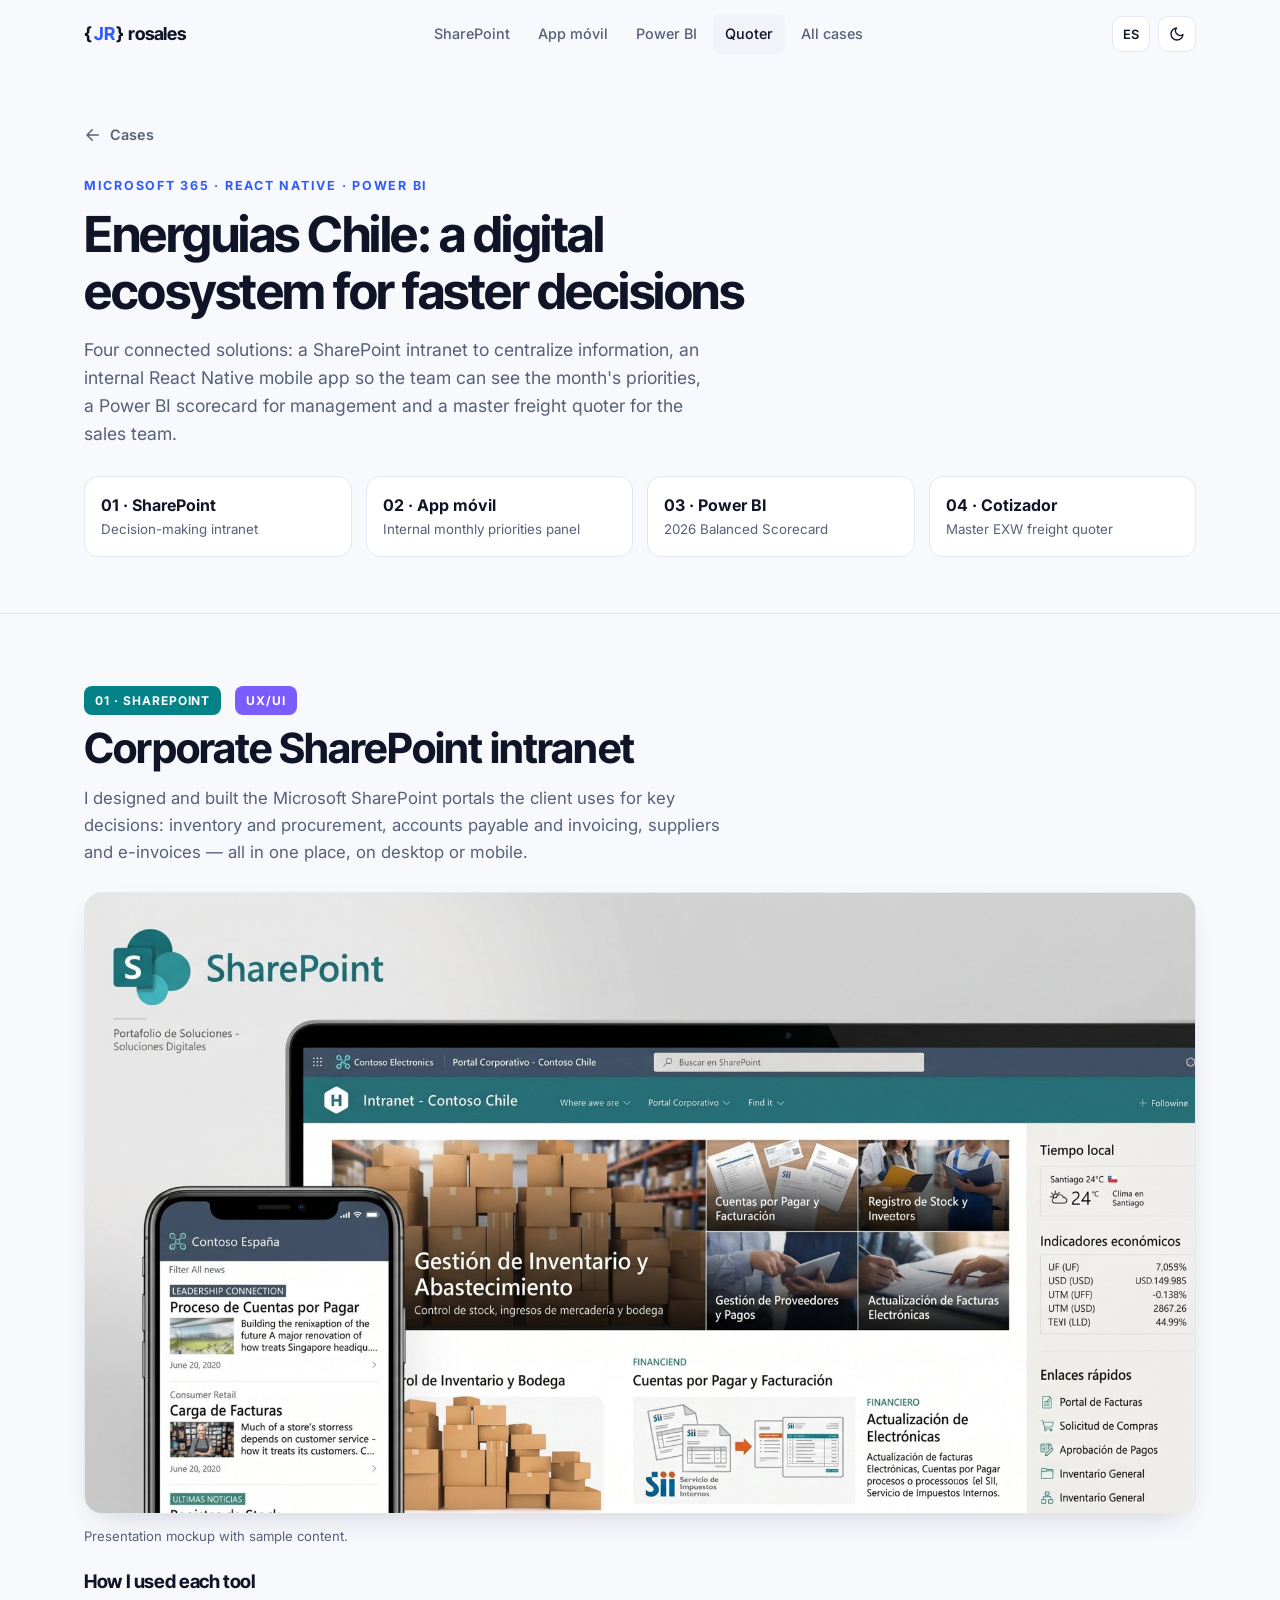
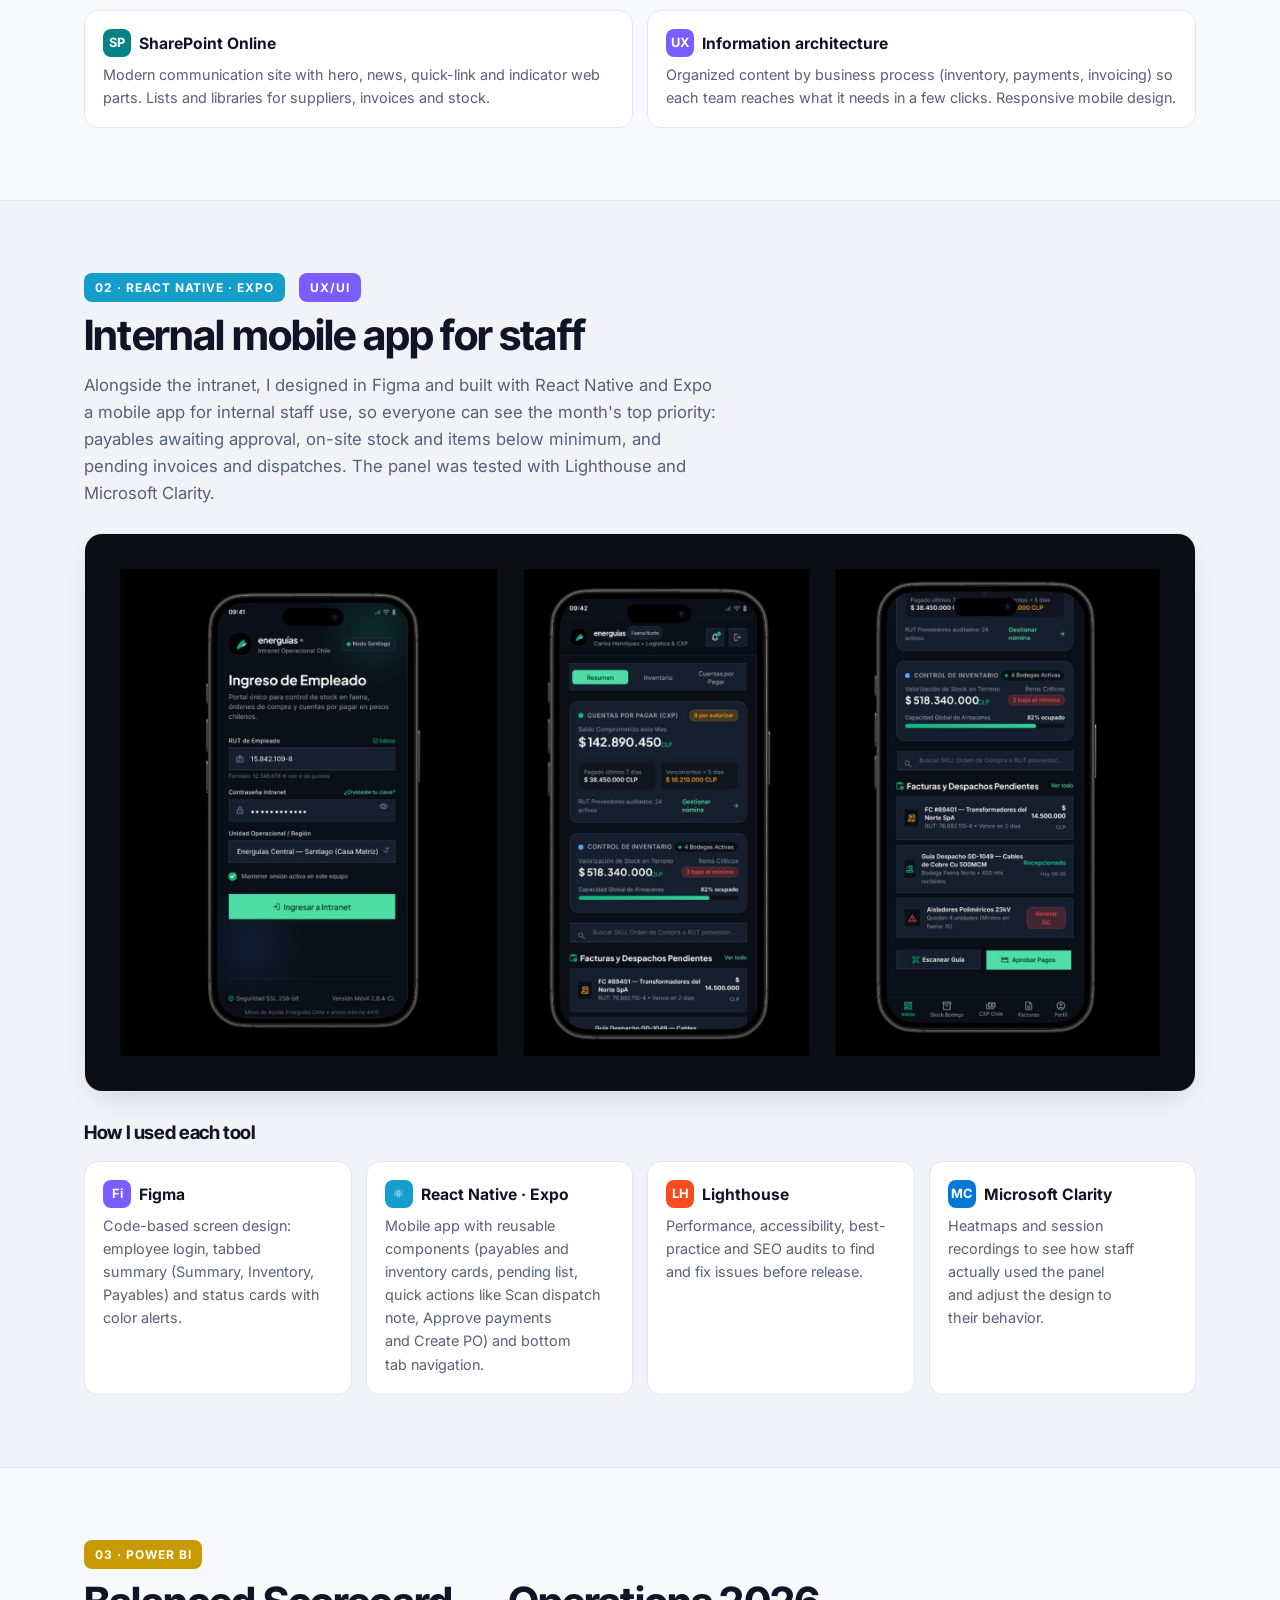
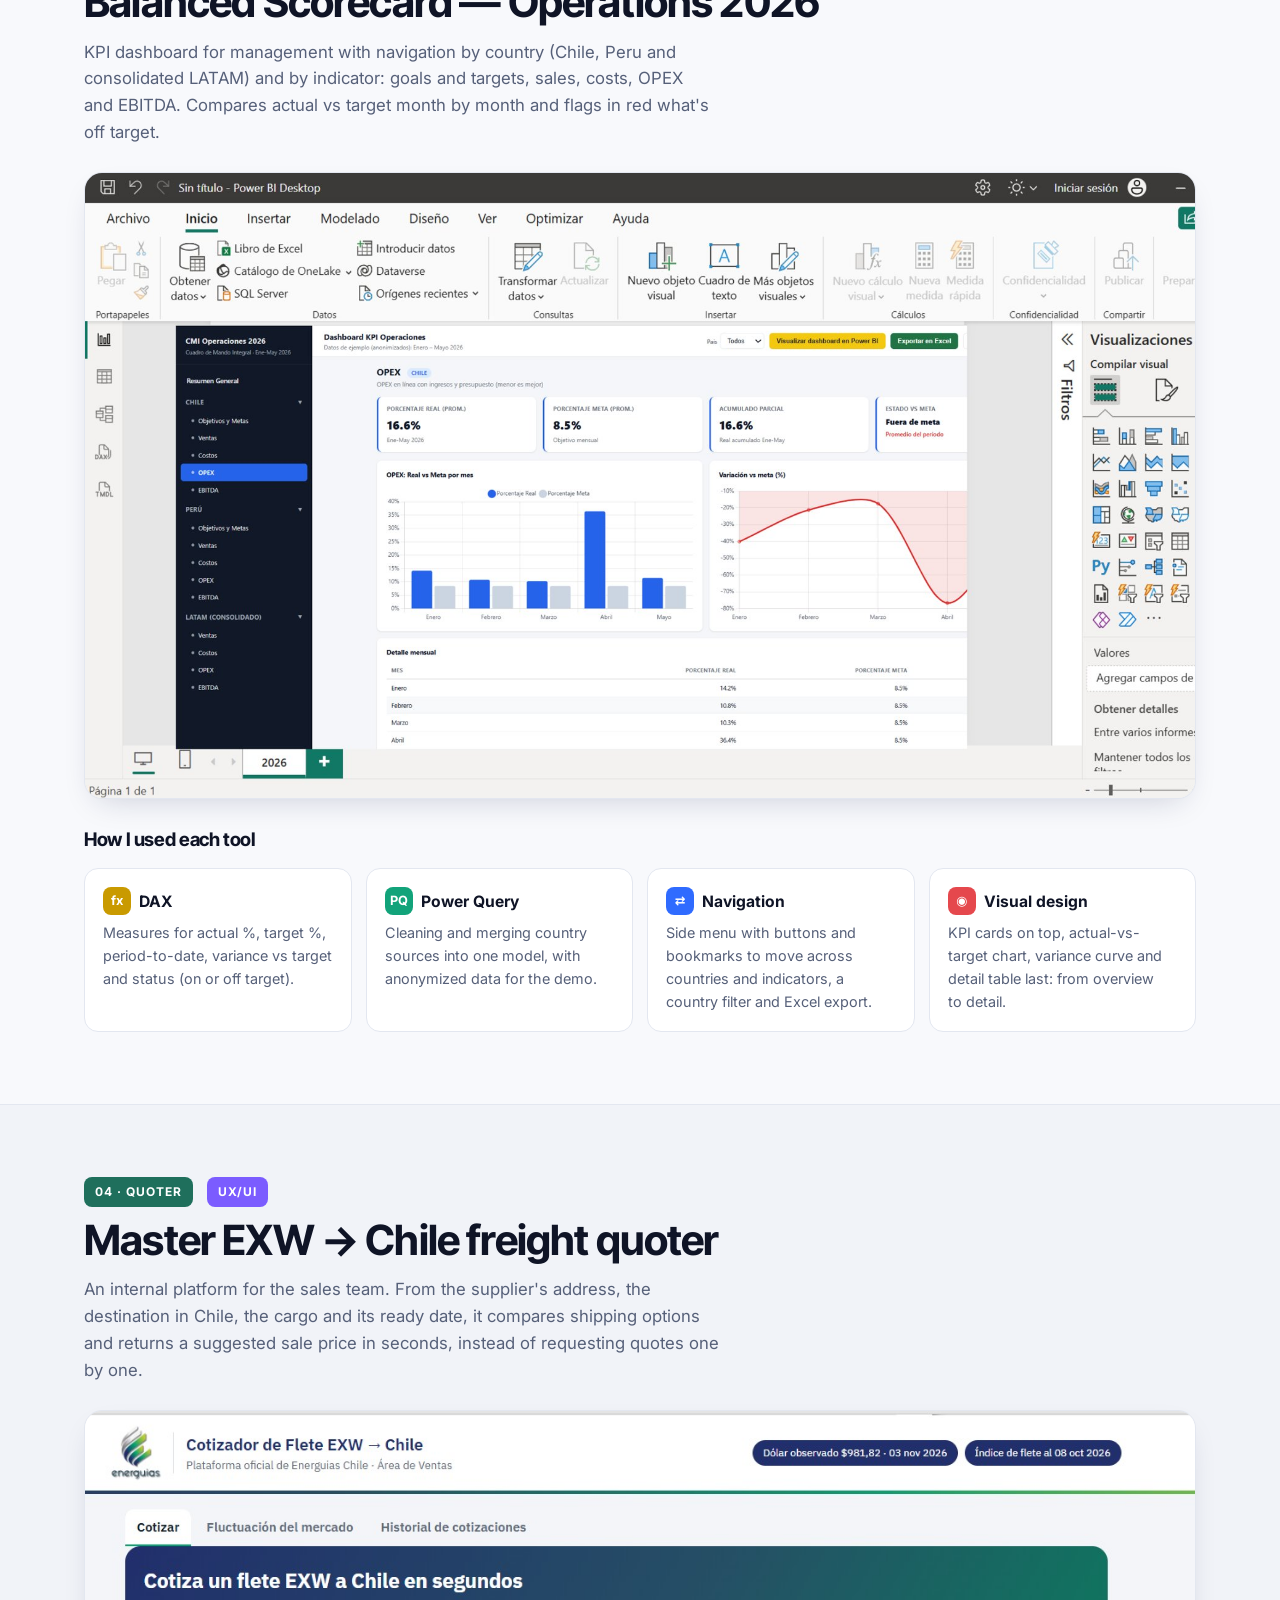
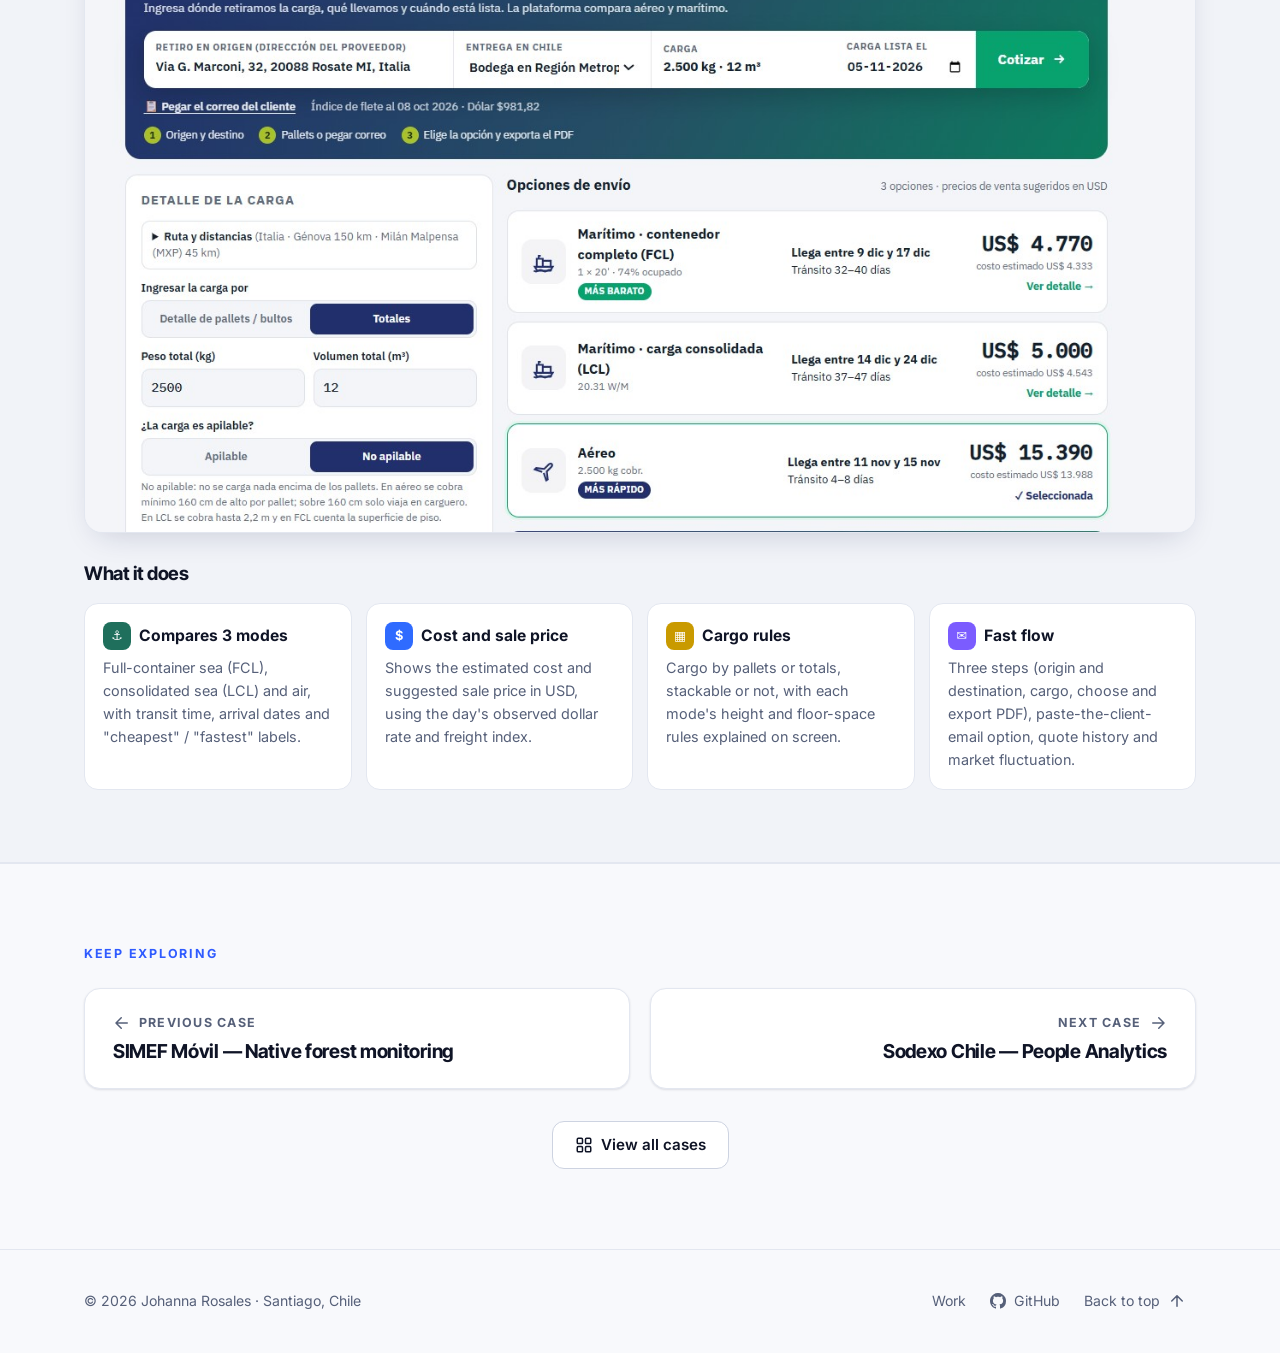
<file: casos/energuias.html>
<!doctype html>
<html lang="es" data-lang="es">
<head>
<meta charset="utf-8">
<meta name="viewport" content="width=device-width, initial-scale=1">
<title>Energuias — Johanna Rosales</title>
<meta name="description" content="Proyectos para Energuias Chile: intranet SharePoint, app interna en React Native y cuadro de mando en Power BI.">
<link rel="icon" href="../favicon.svg" type="image/svg+xml">
<link rel="canonical" href="https://jrosales284.github.io/casos/energuias.html">
<meta name="theme-color" content="#2f6bff">
<meta name="author" content="Johanna Rosales">
<meta property="og:type" content="website">
<meta property="og:site_name" content="Johanna Rosales — Portafolio">
<meta property="og:title" content="Energuias — Johanna Rosales">
<meta property="og:description" content="Proyectos para Energuias Chile: intranet SharePoint, app interna en React Native y cuadro de mando en Power BI.">
<meta property="og:url" content="https://jrosales284.github.io/casos/energuias.html">
<meta property="og:image" content="https://jrosales284.github.io/img/og-cover.jpg">
<meta name="twitter:card" content="summary_large_image">
<link rel="preconnect" href="https://fonts.googleapis.com">
<link rel="preconnect" href="https://fonts.gstatic.com" crossorigin>
<link href="https://fonts.googleapis.com/css2?family=Inter:wght@400;500;600;700&family=Inter+Tight:wght@600;700&family=JetBrains+Mono:wght@500&display=swap" rel="stylesheet">
<link rel="stylesheet" href="../css/styles.css">
<script src="../js/main.js"></script>
<style>
  .proj{padding:72px 0;border-bottom:1px solid var(--line)}
  .proj:last-of-type{border-bottom:0}
  .proj-head{display:flex;align-items:center;gap:14px;margin-bottom:10px;flex-wrap:wrap}
  .proj-tag{font-size:.75rem;font-weight:700;letter-spacing:.08em;text-transform:uppercase;padding:5px 11px;border-radius:8px;color:#fff}
  .shot{border-radius:18px;overflow:hidden;border:1px solid var(--line);box-shadow:var(--shadow);margin:26px 0 30px;background:var(--surface-2)}
  .shot img{width:100%;height:auto;cursor:zoom-in}
  .tools{display:grid;grid-template-columns:repeat(auto-fit,minmax(250px,1fr));gap:14px;margin-top:18px}
  .tool{background:var(--surface);border:1px solid var(--line);border-radius:14px;padding:18px}
  .tool b{display:flex;align-items:center;gap:8px;font-size:.98rem;margin-bottom:6px}
  .tool p{color:var(--muted);font-size:.9rem}
  .tool .ic{width:28px;height:28px;border-radius:8px;display:inline-flex;align-items:center;justify-content:center;font-size:.8rem;font-weight:700;color:#fff}
  .lightbox{position:fixed;inset:0;background:rgba(5,8,20,.92);display:none;align-items:center;justify-content:center;z-index:100;padding:16px;cursor:zoom-out}
  .lightbox.on{display:flex}
  .lightbox img{max-width:100%;max-height:100%;border-radius:10px}
  .intro-grid{display:grid;grid-template-columns:repeat(4,1fr);gap:14px;margin-top:28px}
  .intro-grid a{background:var(--surface);border:1px solid var(--line);border-radius:14px;padding:16px;color:var(--text)}
  .intro-grid a:hover{border-color:var(--accent)}
  .intro-grid small{color:var(--muted);display:block}
  @media(max-width:900px){.intro-grid{grid-template-columns:1fr 1fr}}@media(max-width:520px){.intro-grid{grid-template-columns:1fr}}
</style>
</head>
<body>

<nav class="nav">
  <div class="wrap">
    <a class="logo" href="../index.html">{<b>JR</b>} rosales</a>
    <ul class="nav-links">
      <li><a href="#sharepoint">SharePoint</a></li>
      <li><a href="#app">App móvil</a></li>
      <li><a href="#powerbi">Power BI</a></li>
      <li><a href="#cotizador"><span lang="es">Cotizador</span><span lang="en">Quoter</span></a></li>
      <li><a href="../index.html#projects"><span lang="es">Todos los casos</span><span lang="en">All cases</span></a></li>
    </ul>
    <div class="nav-tools">
      <button class="chip-btn" id="langBtn" type="button" aria-label="Cambiar idioma">EN</button>
      <button class="chip-btn" id="themeBtn" type="button" aria-label="Cambiar tema"></button>
      <button class="chip-btn menu-btn" id="menuBtn" type="button" aria-label="Menú"></button>
    </div>
  </div>
</nav>

<header class="case-hero" id="top">
  <div class="wrap">
    <a class="back" href="../index.html#projects"><svg class="i i-back" viewBox="0 0 24 24" aria-hidden="true"><path d="M19 12H5M11 19l-7-7 7-7"/></svg> <span lang="es">Casos</span><span lang="en">Cases</span></a>
    <p class="eyebrow">Microsoft 365 · React Native · Power BI</p>
    <h1><span lang="es">Energuias Chile: un ecosistema digital para decidir más rápido</span><span lang="en">Energuias Chile: a digital ecosystem for faster decisions</span></h1>
    <p class="sec-sub" lang="es">Cuatro soluciones conectadas entre sí: una intranet en SharePoint para centralizar la información, una app móvil interna en React Native para que el equipo vea las urgencias del mes, un cuadro de mando en Power BI para la gerencia y un cotizador maestro de fletes para el área de ventas.</p>
    <p class="sec-sub" lang="en">Four connected solutions: a SharePoint intranet to centralize information, an internal React Native mobile app so the team can see the month's priorities, a Power BI scorecard for management and a master freight quoter for the sales team.</p>
    <div class="intro-grid">
      <a href="#sharepoint"><b>01 · SharePoint</b><small lang="es">Intranet para la toma de decisiones</small><small lang="en">Decision-making intranet</small></a>
      <a href="#app"><b>02 · App móvil</b><small lang="es">Panel interno de urgencias del mes</small><small lang="en">Internal monthly priorities panel</small></a>
      <a href="#powerbi"><b>03 · Power BI</b><small lang="es">Cuadro de Mando Integral 2026</small><small lang="en">2026 Balanced Scorecard</small></a>
      <a href="#cotizador"><b>04 · Cotizador</b><small lang="es">Cotizador Maestro de flete EXW</small><small lang="en">Master EXW freight quoter</small></a>
    </div>
  </div>
</header>

<!-- ===== 1 SHAREPOINT ===== -->
<section class="proj" id="sharepoint"><div class="wrap">
  <div class="proj-head"><span class="proj-tag" style="background:#038387">01 · SharePoint</span><span class="proj-tag" style="background:#7b5cff">UX/UI</span></div>
  <h2 class="sec-title"><span lang="es">Intranet corporativa en SharePoint</span><span lang="en">Corporate SharePoint intranet</span></h2>
  <p class="sec-sub" lang="es">Diseñé y desarrollé en Microsoft SharePoint los portales que el cliente usa para tomar decisiones importantes: inventario y abastecimiento, cuentas por pagar y facturación, proveedores y facturas electrónicas, todo en un solo lugar y accesible desde el computador o el celular.</p>
  <p class="sec-sub" lang="en">I designed and built the Microsoft SharePoint portals the client uses for key decisions: inventory and procurement, accounts payable and invoicing, suppliers and e-invoices — all in one place, on desktop or mobile.</p>
  <div class="shot"><img src="../img/energuias-sharepoint.jpg" alt="Intranet SharePoint en escritorio y móvil" loading="lazy"></div>
  <p class="note" style="margin-top:-18px;margin-bottom:24px" lang="es">Imagen de presentación (mockup) con contenido de ejemplo.</p><p class="note" style="margin-top:-18px;margin-bottom:24px" lang="en">Presentation mockup with sample content.</p>
  <h3 lang="es">Cómo usé cada herramienta</h3><h3 lang="en">How I used each tool</h3>
  <div class="tools">
    <div class="tool"><b><span class="ic" style="background:#038387">SP</span>SharePoint Online</b>
      <p lang="es">Sitio de comunicación moderno con web parts de héroe, noticias, enlaces rápidos e indicadores. Listas y bibliotecas para proveedores, facturas y stock.</p>
      <p lang="en">Modern communication site with hero, news, quick-link and indicator web parts. Lists and libraries for suppliers, invoices and stock.</p></div>
    <div class="tool"><b><span class="ic" style="background:#7b5cff">UX</span><span lang="es">Arquitectura de información</span><span lang="en">Information architecture</span></b>
      <p lang="es">Ordené los contenidos por proceso de negocio (inventario, pagos, facturación) para que cada área llegue a lo suyo en pocos clics. Diseño responsive para móvil.</p>
      <p lang="en">Organized content by business process (inventory, payments, invoicing) so each team reaches what it needs in a few clicks. Responsive mobile design.</p></div>
    
  </div>
</div></section>

<!-- ===== 2 APP REACT ===== -->
<section class="proj" id="app" style="background:var(--surface-2)"><div class="wrap">
  <div class="proj-head"><span class="proj-tag" style="background:#149eca">02 · React Native · Expo</span><span class="proj-tag" style="background:#7b5cff">UX/UI</span></div>
  <h2 class="sec-title"><span lang="es">App móvil interna para el personal</span><span lang="en">Internal mobile app for staff</span></h2>
  <p class="sec-sub" lang="es">Además de la intranet, diseñé en Figma y desarrollé en React Native con Expo una app móvil para uso interno del personal. Así el equipo puede ver entre todos cuál es la urgencia del mes: cuentas por pagar por autorizar, stock en faena e ítems bajo el mínimo, y facturas y despachos pendientes. El panel se testeó con Lighthouse y Microsoft Clarity.</p>
  <p class="sec-sub" lang="en">Alongside the intranet, I designed in Figma and built with React Native and Expo a mobile app for internal staff use, so everyone can see the month's top priority: payables awaiting approval, on-site stock and items below minimum, and pending invoices and dispatches. The panel was tested with Lighthouse and Microsoft Clarity.</p>
  <div class="shot"><img src="../img/energuias-app.jpg" alt="App móvil en React Native: ingreso de empleado, resumen e inventario" loading="lazy"></div>
  <h3 lang="es">Cómo usé cada herramienta</h3><h3 lang="en">How I used each tool</h3>
  <div class="tools">
    <div class="tool"><b><span class="ic" style="background:#7b5cff">Fi</span>Figma</b>
      <p lang="es">Diseño de las pantallas con código: ingreso de empleado, resumen con pestañas (Resumen, Inventario, Cuentas por Pagar) y tarjetas de estado con alertas de color.</p>
      <p lang="en">Code-based screen design: employee login, tabbed summary (Summary, Inventory, Payables) and status cards with color alerts.</p></div>
    <div class="tool"><b><span class="ic" style="background:#149eca">⚛</span>React Native · Expo</b>
      <p lang="es">App móvil con componentes reutilizables (tarjetas de CXP e inventario, lista de pendientes, acciones rápidas como Escanear guía, Aprobar pagos y Generar OC) y navegación inferior por pestañas.</p>
      <p lang="en">Mobile app with reusable components (payables and inventory cards, pending list, quick actions like Scan dispatch note, Approve payments and Create PO) and bottom tab navigation.</p></div>
    <div class="tool"><b><span class="ic" style="background:#f44b21">LH</span>Lighthouse</b>
      <p lang="es">Auditorías de rendimiento, accesibilidad, buenas prácticas y SEO para detectar y corregir problemas antes de liberar la app.</p>
      <p lang="en">Performance, accessibility, best-practice and SEO audits to find and fix issues before release.</p></div>
    <div class="tool"><b><span class="ic" style="background:#0078d4">MC</span>Microsoft Clarity</b>
      <p lang="es">Mapas de calor y grabaciones de sesión para ver cómo el personal usaba realmente el panel y ajustar el diseño según su comportamiento.</p>
      <p lang="en">Heatmaps and session recordings to see how staff actually used the panel and adjust the design to their behavior.</p></div>
    
  </div>
</div></section>

<!-- ===== 3 POWER BI ===== -->
<section class="proj" id="powerbi"><div class="wrap">
  <div class="proj-head"><span class="proj-tag" style="background:#c99a00">03 · Power BI</span></div>
  <h2 class="sec-title"><span lang="es">Cuadro de Mando Integral — Operaciones 2026</span><span lang="en">Balanced Scorecard — Operations 2026</span></h2>
  <p class="sec-sub" lang="es">Dashboard de KPIs para la gerencia con navegación por país (Chile, Perú y LATAM consolidado) y por indicador: objetivos y metas, ventas, costos, OPEX y EBITDA. Compara el real contra la meta mes a mes y marca en rojo lo que está fuera de meta.</p>
  <p class="sec-sub" lang="en">KPI dashboard for management with navigation by country (Chile, Peru and consolidated LATAM) and by indicator: goals and targets, sales, costs, OPEX and EBITDA. Compares actual vs target month by month and flags in red what's off target.</p>
  <div class="shot"><img src="../img/energuias-powerbi.jpg" alt="Cuadro de Mando Integral en Power BI Desktop" loading="lazy"></div>
  <h3 lang="es">Cómo usé cada herramienta</h3><h3 lang="en">How I used each tool</h3>
  <div class="tools">
    <div class="tool"><b><span class="ic" style="background:#c99a00">fx</span>DAX</b>
      <p lang="es">Medidas para porcentaje real, porcentaje meta, acumulado del período, variación vs meta y estado (dentro o fuera de meta).</p>
      <p lang="en">Measures for actual %, target %, period-to-date, variance vs target and status (on or off target).</p></div>
    <div class="tool"><b><span class="ic" style="background:#12a37a">PQ</span>Power Query</b>
      <p lang="es">Limpieza y unión de las fuentes por país en un solo modelo, con datos anonimizados para la demo.</p>
      <p lang="en">Cleaning and merging country sources into one model, with anonymized data for the demo.</p></div>
    <div class="tool"><b><span class="ic" style="background:#2f6bff">⇄</span><span lang="es">Navegación</span><span lang="en">Navigation</span></b>
      <p lang="es">Menú lateral con botones y marcadores para moverse por país e indicador, filtro de país y exportación a Excel.</p>
      <p lang="en">Side menu with buttons and bookmarks to move across countries and indicators, a country filter and Excel export.</p></div>
    <div class="tool"><b><span class="ic" style="background:#e5484d">◉</span><span lang="es">Diseño visual</span><span lang="en">Visual design</span></b>
      <p lang="es">Tarjetas KPI arriba, gráfico real vs meta, curva de variación y tabla de detalle al final: de lo general a lo particular.</p>
      <p lang="en">KPI cards on top, actual-vs-target chart, variance curve and detail table last: from overview to detail.</p></div>
  </div>
</div></section>

<!-- ===== 4 COTIZADOR ===== -->
<section class="proj" id="cotizador" style="background:var(--surface-2)"><div class="wrap">
  <div class="proj-head"><span class="proj-tag" style="background:#1f6f5c">04 · <span lang="es">Cotizador</span><span lang="en">Quoter</span></span><span class="proj-tag" style="background:#7b5cff">UX/UI</span></div>
  <h2 class="sec-title"><span lang="es">Cotizador Maestro de flete EXW → Chile</span><span lang="en">Master EXW → Chile freight quoter</span></h2>
  <p class="sec-sub" lang="es">Plataforma interna para el área de ventas. Con la dirección del proveedor, el destino en Chile, la carga y la fecha en que está lista, compara las opciones de embarque y entrega el precio de venta sugerido en segundos, en vez de pedir cotizaciones una por una.</p>
  <p class="sec-sub" lang="en">An internal platform for the sales team. From the supplier's address, the destination in Chile, the cargo and its ready date, it compares shipping options and returns a suggested sale price in seconds, instead of requesting quotes one by one.</p>
  <div class="shot"><img src="../img/energuias-cotizador.jpg" alt="Cotizador de flete EXW a Chile" loading="lazy"></div>
  <h3 lang="es">Qué resuelve</h3><h3 lang="en">What it does</h3>
  <div class="tools">
    <div class="tool"><b><span class="ic" style="background:#1f6f5c">⚓</span><span lang="es">Compara 3 modalidades</span><span lang="en">Compares 3 modes</span></b>
      <p lang="es">Marítimo contenedor completo (FCL), marítimo consolidado (LCL) y aéreo, con tránsito, fechas de llegada y etiquetas «más barato» y «más rápido».</p>
      <p lang="en">Full-container sea (FCL), consolidated sea (LCL) and air, with transit time, arrival dates and "cheapest" / "fastest" labels.</p></div>
    <div class="tool"><b><span class="ic" style="background:#2f6bff">$</span><span lang="es">Costo y precio de venta</span><span lang="en">Cost and sale price</span></b>
      <p lang="es">Muestra el costo estimado y el precio de venta sugerido en USD, usando el dólar observado y el índice de flete del día.</p>
      <p lang="en">Shows the estimated cost and suggested sale price in USD, using the day's observed dollar rate and freight index.</p></div>
    <div class="tool"><b><span class="ic" style="background:#c99a00">▦</span><span lang="es">Reglas de carga</span><span lang="en">Cargo rules</span></b>
      <p lang="es">Carga por pallets o por totales, apilable o no apilable, con las reglas de alto y superficie de cada modalidad explicadas en pantalla.</p>
      <p lang="en">Cargo by pallets or totals, stackable or not, with each mode's height and floor-space rules explained on screen.</p></div>
    <div class="tool"><b><span class="ic" style="background:#7b5cff">✉</span><span lang="es">Flujo rápido</span><span lang="en">Fast flow</span></b>
      <p lang="es">Tres pasos (origen y destino, carga, elegir y exportar PDF), opción de pegar el correo del cliente, historial de cotizaciones y fluctuación del mercado.</p>
      <p lang="en">Three steps (origin and destination, cargo, choose and export PDF), paste-the-client-email option, quote history and market fluctuation.</p></div>
  </div>
</div></section>

<section class="case-next"><div class="wrap">
  <p class="eyebrow"><span lang="es">Sigue explorando</span><span lang="en">Keep exploring</span></p>
  <div class="pn">
    <a class="prev" href="simef.html"><small><svg class="i i-back" viewBox="0 0 24 24" aria-hidden="true"><path d="M19 12H5M11 19l-7-7 7-7"/></svg> <span lang="es">Caso anterior</span><span lang="en">Previous case</span></small><b><span lang="es">SIMEF Móvil — Bosque nativo</span><span lang="en">SIMEF Móvil — Native forest monitoring</span></b></a>
    <a class="next" href="sodexo.html"><small><span lang="es">Siguiente caso</span><span lang="en">Next case</span> <svg class="i i-arrow" viewBox="0 0 24 24" aria-hidden="true"><path d="M5 12h14M13 5l7 7-7 7"/></svg></small><b><span lang="es">Sodexo Chile — People Analytics</span><span lang="en">Sodexo Chile — People Analytics</span></b></a>
  </div>
  <div class="all-cases"><a class="btn btn-ghost" href="../index.html#projects"><svg class="i" viewBox="0 0 24 24" aria-hidden="true"><rect x="3" y="3" width="7" height="7" rx="1.5"/><rect x="14" y="3" width="7" height="7" rx="1.5"/><rect x="3" y="14" width="7" height="7" rx="1.5"/><rect x="14" y="14" width="7" height="7" rx="1.5"/></svg> <span lang="es">Ver todos los casos</span><span lang="en">View all cases</span></a></div>
</div></section>
<footer class="site-footer"><div class="wrap">
  <span>© 2026 Johanna Rosales · Santiago, Chile</span>
  <nav class="foot-links" aria-label="Pie de página">
    <a href="../index.html#projects"><span lang="es">Casos</span><span lang="en">Work</span></a>
    <a href="https://github.com/jrosales284" target="_blank" rel="noopener"><svg class="gh" viewBox="0 0 16 16" aria-hidden="true"><path d="M8 0C3.58 0 0 3.58 0 8c0 3.54 2.29 6.53 5.47 7.59.4.07.55-.17.55-.38 0-.19-.01-.82-.01-1.49-2.01.37-2.53-.49-2.69-.94-.09-.23-.48-.94-.82-1.13-.28-.15-.68-.52-.01-.53.63-.01 1.08.58 1.23.82.72 1.21 1.87.87 2.33.66.07-.52.28-.87.51-1.07-1.78-.2-3.64-.89-3.64-3.95 0-.87.31-1.59.82-2.15-.08-.2-.36-1.02.08-2.12 0 0 .67-.21 2.2.82.64-.18 1.32-.27 2-.27.68 0 1.36.09 2 .27 1.53-1.04 2.2-.82 2.2-.82.44 1.1.16 1.92.08 2.12.51.56.82 1.27.82 2.15 0 3.07-1.87 3.75-3.65 3.95.29.25.54.73.54 1.48 0 1.07-.01 1.93-.01 2.2 0 .21.15.46.55.38A8.013 8.013 0 0 0 16 8c0-4.42-3.58-8-8-8z"/></svg> GitHub</a>
    <a href="#top"><span lang="es">Volver arriba</span><span lang="en">Back to top</span> <svg class="i" viewBox="0 0 24 24" aria-hidden="true"><path d="M12 19V5M5 12l7-7 7 7"/></svg></a>
  </nav>
</div></footer>
</body>
</html>
</file>
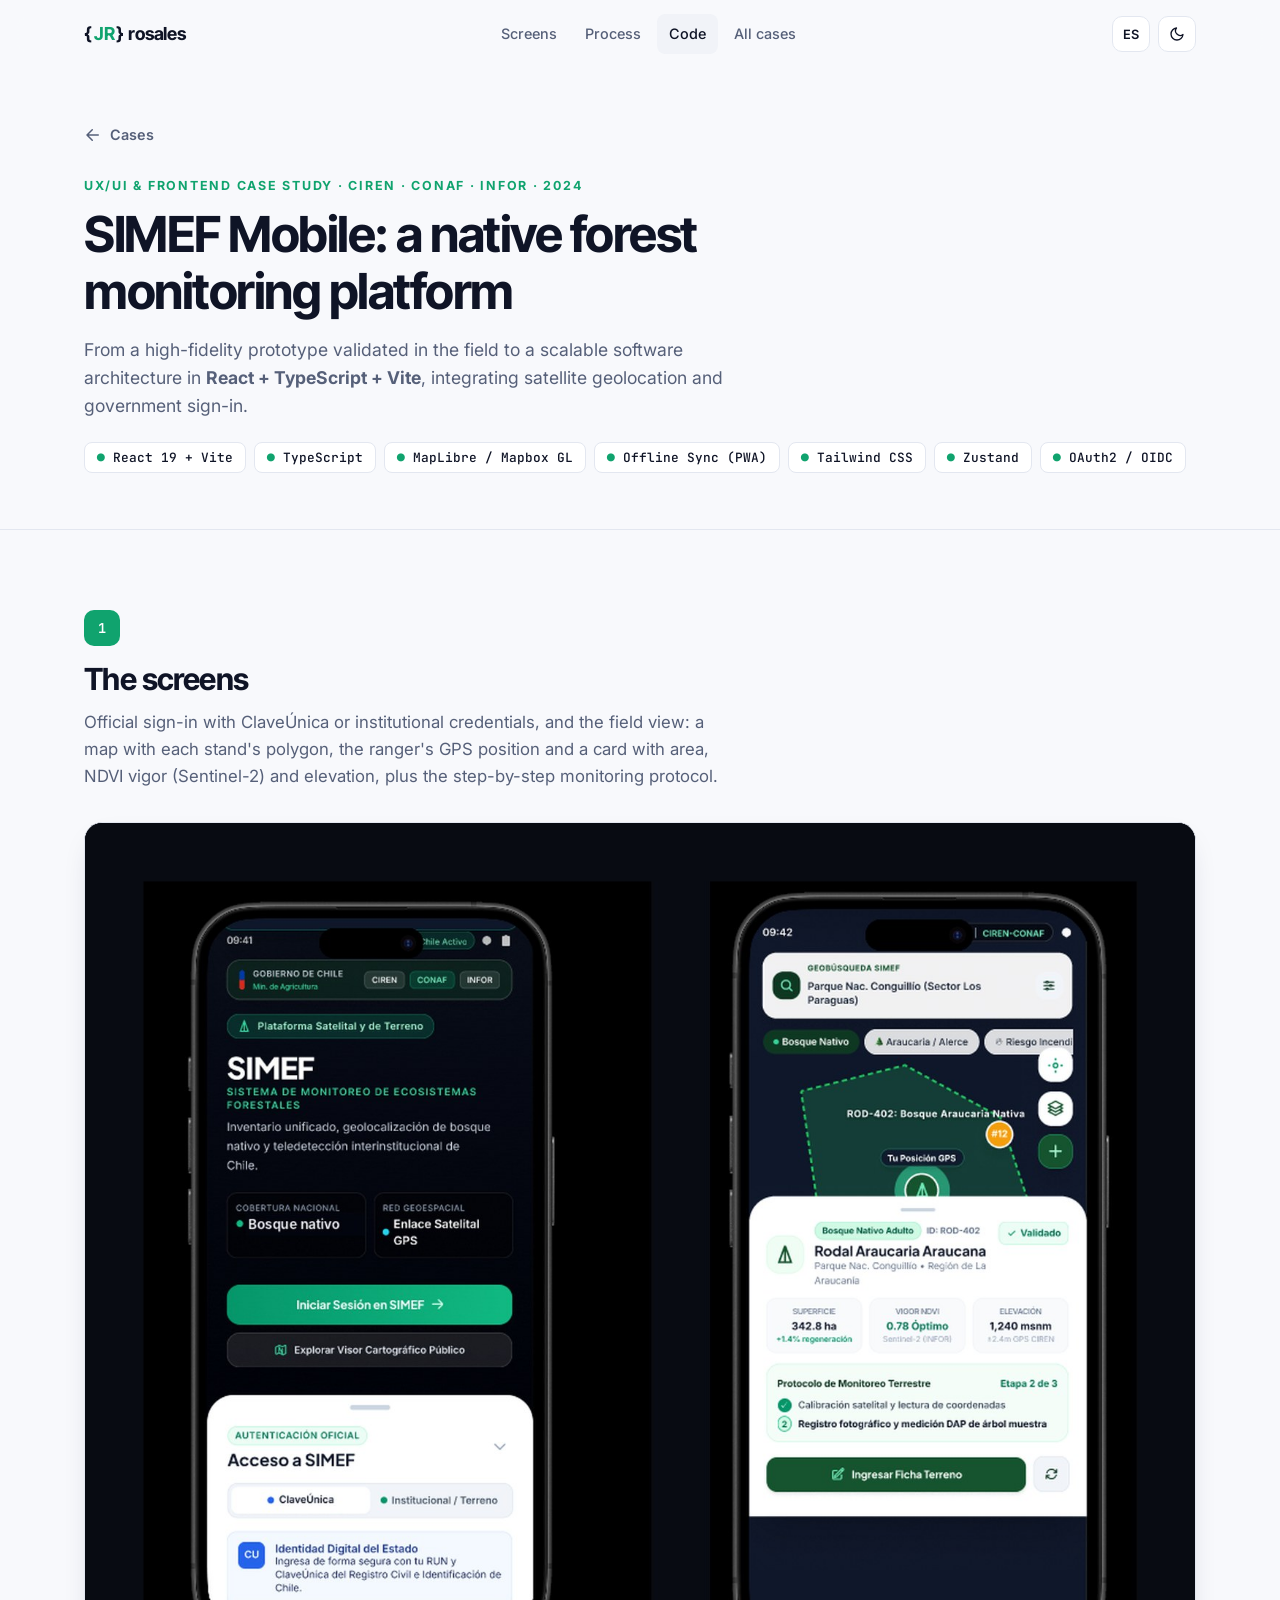
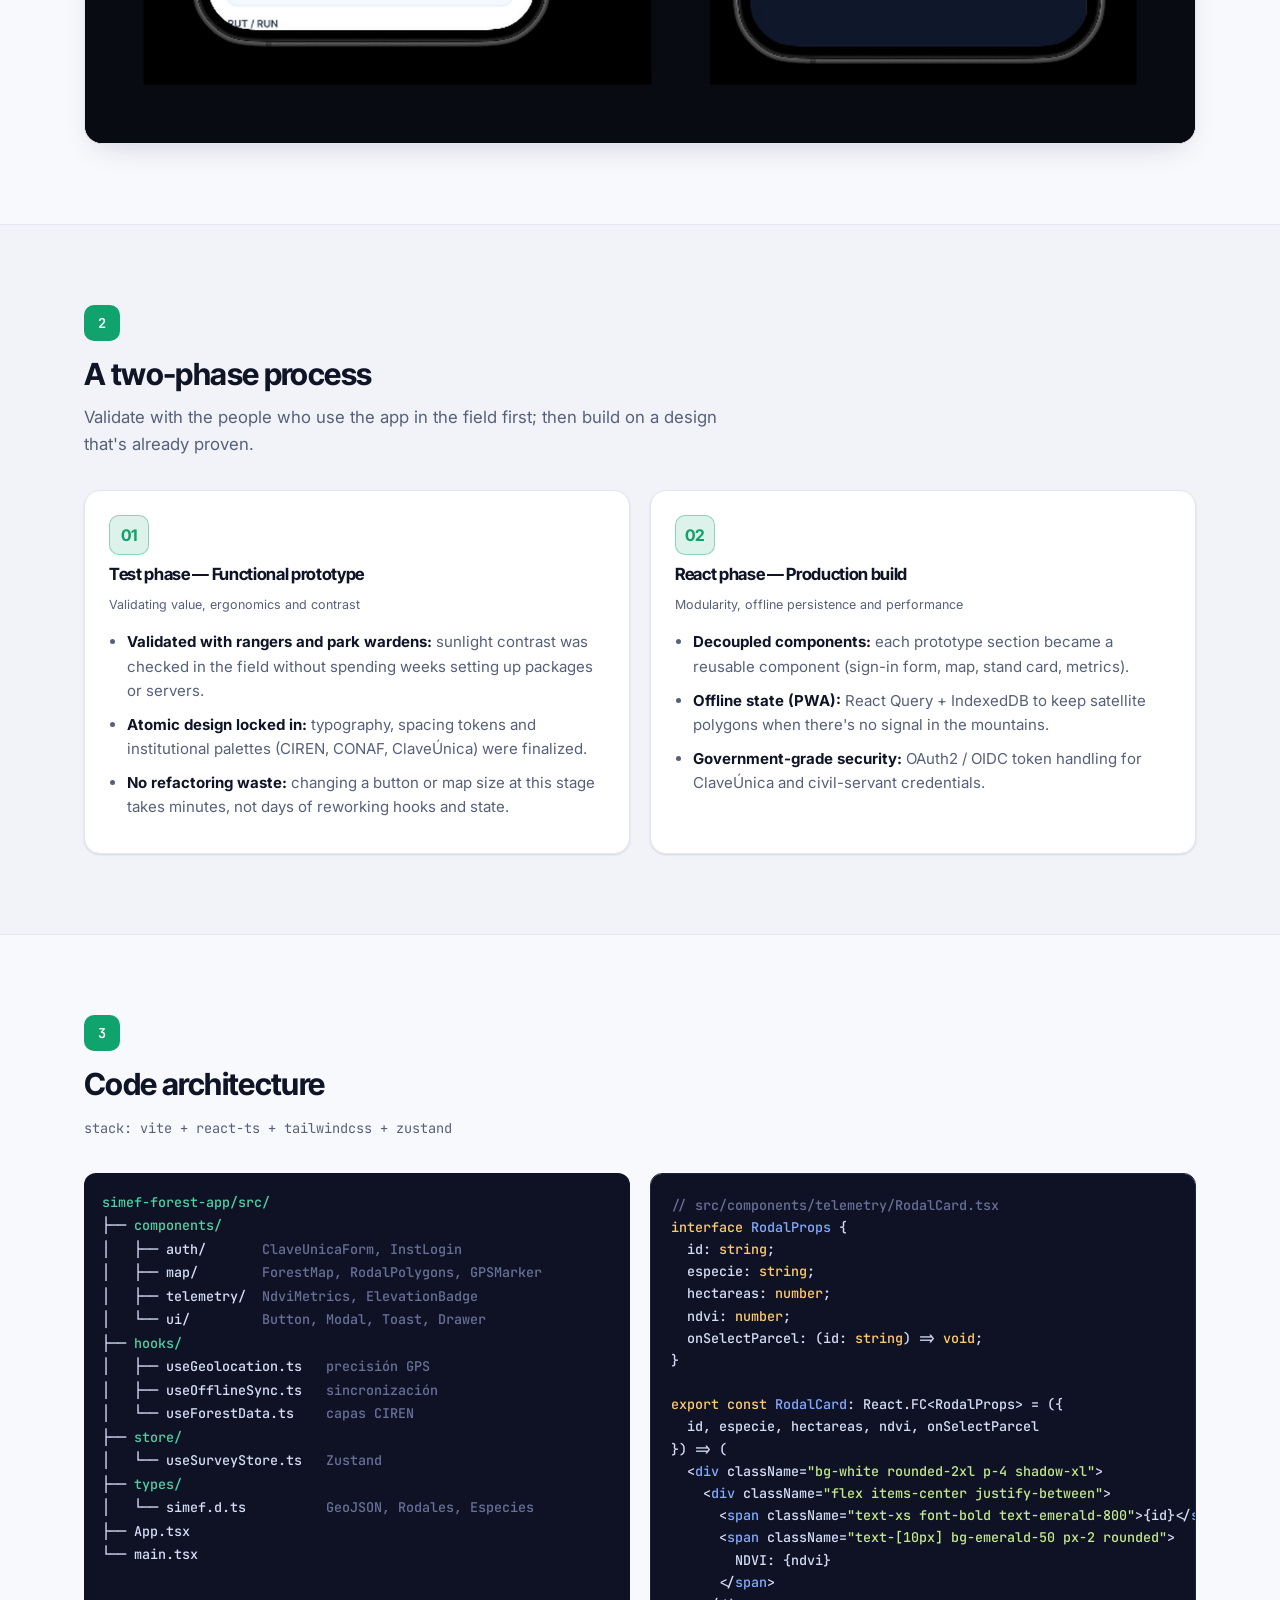
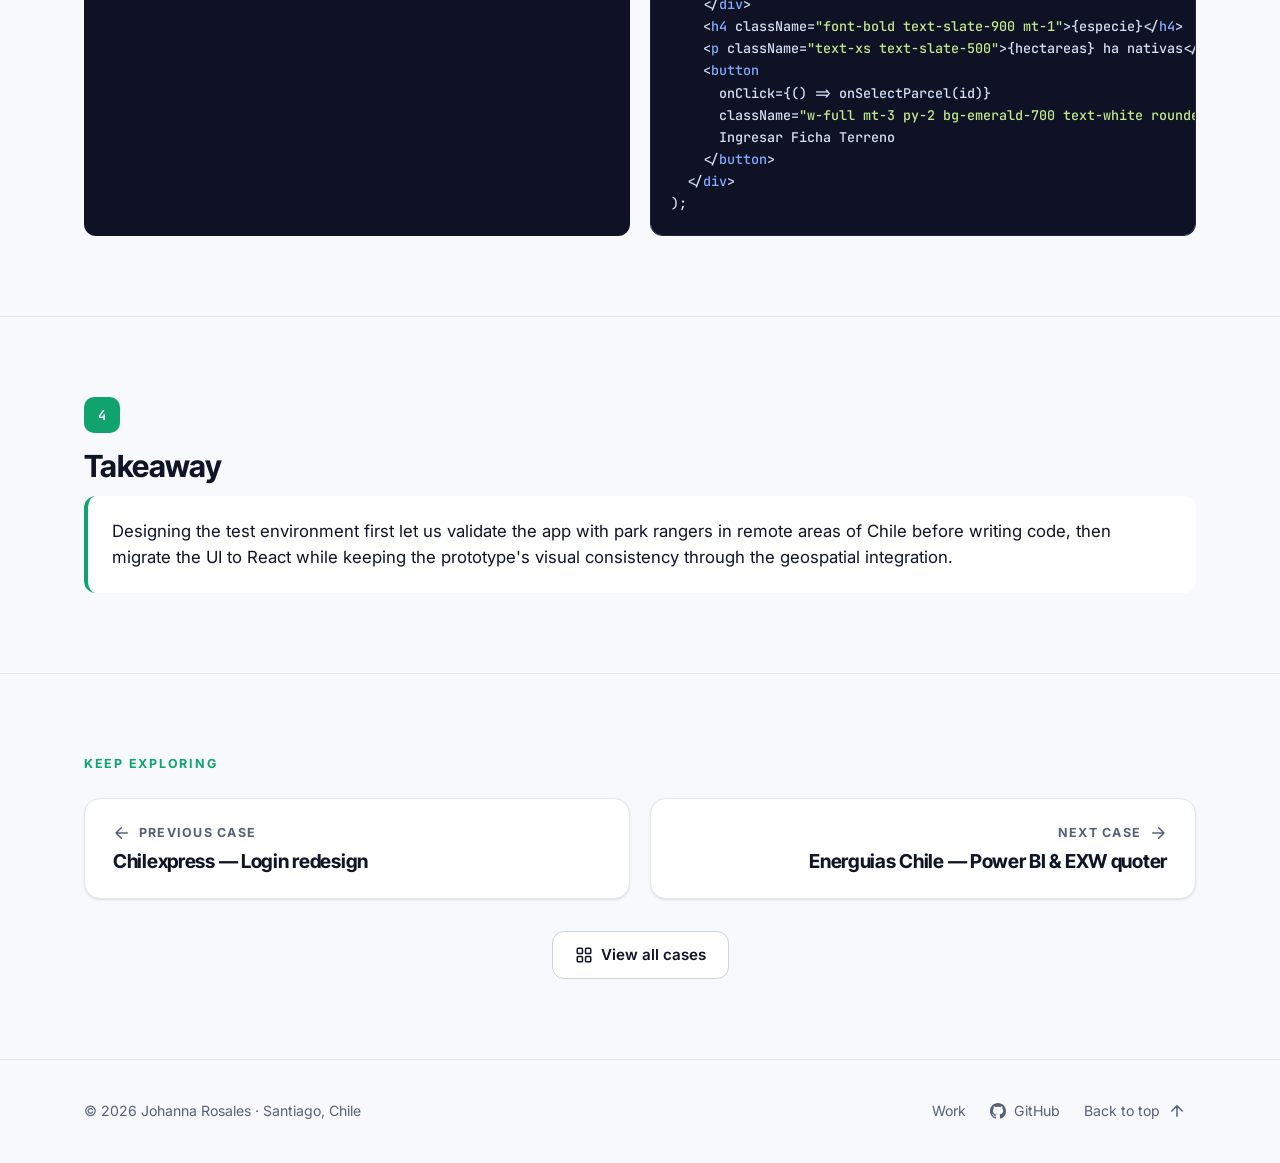
<file: casos/simef.html>
<!doctype html>
<html lang="es" data-lang="es">
<head>
<meta charset="utf-8">
<meta name="viewport" content="width=device-width, initial-scale=1">
<title>SIMEF Móvil — Johanna Rosales</title>
<meta name="description" content="Caso de estudio UX/UI y frontend: SIMEF Móvil, plataforma de monitoreo de bosque nativo para CIREN, CONAF e INFOR.">
<link rel="icon" href="../favicon.svg" type="image/svg+xml">
<link rel="canonical" href="https://jrosales284.github.io/casos/simef.html">
<meta name="theme-color" content="#2f6bff">
<meta name="author" content="Johanna Rosales">
<meta property="og:type" content="website">
<meta property="og:site_name" content="Johanna Rosales — Portafolio">
<meta property="og:title" content="SIMEF Móvil — Johanna Rosales">
<meta property="og:description" content="Caso de estudio UX/UI y frontend: SIMEF Móvil, plataforma de monitoreo de bosque nativo para CIREN, CONAF e INFOR.">
<meta property="og:url" content="https://jrosales284.github.io/casos/simef.html">
<meta property="og:image" content="https://jrosales284.github.io/img/og-cover.jpg">
<meta name="twitter:card" content="summary_large_image">
<link rel="preconnect" href="https://fonts.googleapis.com">
<link rel="preconnect" href="https://fonts.gstatic.com" crossorigin>
<link href="https://fonts.googleapis.com/css2?family=Inter:wght@400;500;600;700&family=Inter+Tight:wght@600;700&family=JetBrains+Mono:wght@500&display=swap" rel="stylesheet">
<link rel="stylesheet" href="../css/styles.css">
<script src="../js/main.js"></script>
<style>
  .forest{--accent:#10a36e}
  .stackpills{display:flex;flex-wrap:wrap;gap:8px;margin-top:22px}
  .stackpills span{font:500 .8rem 'JetBrains Mono',monospace;padding:6px 12px;border-radius:8px;border:1px solid var(--line);background:var(--surface)}
  .stackpills span::before{content:"● ";color:#10a36e}
  .shot{border-radius:18px;overflow:hidden;border:1px solid var(--line);box-shadow:var(--shadow);margin:8px 0 0;background:#080c12}
  .shot img{width:100%;height:auto}
  .phase{position:relative}
  .phase .n{font:700 1rem var(--display);color:#10a36e;background:color-mix(in srgb,#10a36e 14%,transparent);border:1px solid color-mix(in srgb,#10a36e 40%,transparent);width:40px;height:40px;border-radius:10px;display:inline-flex;align-items:center;justify-content:center;margin-bottom:10px}
  .phase li{margin-bottom:10px}
  .phase li b{color:var(--text)}
  .tree{font:500 .84rem/1.75 'JetBrains Mono',monospace;background:#0e1224;color:#d6def7;border-radius:12px;padding:18px;overflow-x:auto;white-space:pre}
  .tree .d{color:#4fd1a5}.tree .m{color:#697098}
  .quote{border-left:4px solid #10a36e;background:var(--surface);border-radius:12px;padding:22px 24px;font-size:1.05rem}
</style>
</head>
<body class="forest">

<nav class="nav">
  <div class="wrap">
    <a class="logo" href="../index.html">{<b>JR</b>} rosales</a>
    <ul class="nav-links">
      <li><a href="#pantallas"><span lang="es">Pantallas</span><span lang="en">Screens</span></a></li>
      <li><a href="#proceso"><span lang="es">Proceso</span><span lang="en">Process</span></a></li>
      <li><a href="#codigo"><span lang="es">Código</span><span lang="en">Code</span></a></li>
      <li><a href="../index.html#projects"><span lang="es">Todos los casos</span><span lang="en">All cases</span></a></li>
    </ul>
    <div class="nav-tools">
      <button class="chip-btn" id="langBtn" type="button" aria-label="Cambiar idioma">EN</button>
      <button class="chip-btn" id="themeBtn" type="button" aria-label="Cambiar tema"></button>
      <button class="chip-btn menu-btn" id="menuBtn" type="button" aria-label="Menú"></button>
    </div>
  </div>
</nav>

<header class="case-hero" id="top">
  <div class="wrap">
    <a class="back" href="../index.html#projects"><svg class="i i-back" viewBox="0 0 24 24" aria-hidden="true"><path d="M19 12H5M11 19l-7-7 7-7"/></svg> <span lang="es">Casos</span><span lang="en">Cases</span></a>
    <p class="eyebrow"><span lang="es">Caso de estudio UX/UI &amp; Frontend</span><span lang="en">UX/UI &amp; Frontend case study</span> · CIREN · CONAF · INFOR · 2024</p>
    <h1><span lang="es">SIMEF Móvil: plataforma de monitoreo de bosque nativo</span><span lang="en">SIMEF Mobile: a native forest monitoring platform</span></h1>
    <p class="sec-sub" lang="es">De un prototipo de alta fidelidad validado en terreno a una arquitectura de software escalable en <b>React + TypeScript + Vite</b>, integrando geolocalización satelital y autenticación institucional.</p>
    <p class="sec-sub" lang="en">From a high-fidelity prototype validated in the field to a scalable software architecture in <b>React + TypeScript + Vite</b>, integrating satellite geolocation and government sign-in.</p>
    <div class="stackpills"><span>React 19 + Vite</span><span>TypeScript</span><span>MapLibre / Mapbox GL</span><span>Offline Sync (PWA)</span><span>Tailwind CSS</span><span>Zustand</span><span>OAuth2 / OIDC</span></div>
  </div>
</header>

<!-- Pantallas -->
<section class="step" id="pantallas"><div class="wrap">
  <span class="step-num" style="background:#10a36e">1</span>
  <h2><span lang="es">Las pantallas</span><span lang="en">The screens</span></h2>
  <p class="sec-sub" lang="es">Acceso oficial con ClaveÚnica o credencial institucional, y la vista de terreno: el mapa con los polígonos de cada rodal, la posición GPS del brigadista y una ficha con superficie, vigor NDVI (Sentinel-2) y elevación, más el protocolo de monitoreo paso a paso.</p>
  <p class="sec-sub" lang="en">Official sign-in with ClaveÚnica or institutional credentials, and the field view: a map with each stand's polygon, the ranger's GPS position and a card with area, NDVI vigor (Sentinel-2) and elevation, plus the step-by-step monitoring protocol.</p>
  <div class="shot"><img src="../img/simef-app.jpg" alt="SIMEF Móvil: pantalla de acceso y vista de rodal en el mapa" loading="lazy"></div>
</div></section>

<!-- Proceso -->
<section class="step" id="proceso" style="background:var(--surface-2)"><div class="wrap">
  <span class="step-num" style="background:#10a36e">2</span>
  <h2><span lang="es">Proceso en dos fases</span><span lang="en">A two-phase process</span></h2>
  <p class="sec-sub" lang="es">Primero validar con quienes usan la app en terreno; después programar sobre un diseño ya probado.</p>
  <p class="sec-sub" lang="en">Validate with the people who use the app in the field first; then build on a design that's already proven.</p>
  <div class="cols-2">
    <div class="panel phase">
      <span class="n">01</span>
      <h4><span lang="es">Fase Test — Prototipo funcional</span><span lang="en">Test phase — Functional prototype</span></h4>
      <p style="margin-bottom:14px"><small lang="es">Validación de valor, ergonomía y contraste</small><small lang="en">Validating value, ergonomics and contrast</small></p>
      <ul lang="es">
        <li><b>Validación con brigadistas y guardaparques:</b> se comprobó el contraste bajo el sol en terreno sin gastar semanas configurando paquetes o servidores.</li>
        <li><b>Diseño atómico definido:</b> tipografías, tokens de espaciado y paletas institucionales (CIREN, CONAF, ClaveÚnica) quedaron cerrados.</li>
        <li><b>Cero desperdicio en refactorización:</b> cambiar un botón o el tamaño del mapa en esta etapa toma minutos, no días de refactorizar hooks y estado.</li>
      </ul>
      <ul lang="en">
        <li><b>Validated with rangers and park wardens:</b> sunlight contrast was checked in the field without spending weeks setting up packages or servers.</li>
        <li><b>Atomic design locked in:</b> typography, spacing tokens and institutional palettes (CIREN, CONAF, ClaveÚnica) were finalized.</li>
        <li><b>No refactoring waste:</b> changing a button or map size at this stage takes minutes, not days of reworking hooks and state.</li>
      </ul>
    </div>
    <div class="panel phase">
      <span class="n">02</span>
      <h4><span lang="es">Fase React — Desarrollo real</span><span lang="en">React phase — Production build</span></h4>
      <p style="margin-bottom:14px"><small lang="es">Modularidad, persistencia offline y rendimiento</small><small lang="en">Modularity, offline persistence and performance</small></p>
      <ul lang="es">
        <li><b>Componentes desacoplados:</b> cada sección del prototipo se convirtió en un componente reutilizable (formulario de acceso, mapa, ficha de rodal, métricas).</li>
        <li><b>Estado offline (PWA):</b> React Query + IndexedDB para guardar los polígonos satelitales cuando no hay señal en la cordillera.</li>
        <li><b>Seguridad institucional:</b> manejo de tokens OAuth2 / OIDC para ClaveÚnica y credenciales de funcionarios públicos.</li>
      </ul>
      <ul lang="en">
        <li><b>Decoupled components:</b> each prototype section became a reusable component (sign-in form, map, stand card, metrics).</li>
        <li><b>Offline state (PWA):</b> React Query + IndexedDB to keep satellite polygons when there's no signal in the mountains.</li>
        <li><b>Government-grade security:</b> OAuth2 / OIDC token handling for ClaveÚnica and civil-servant credentials.</li>
      </ul>
    </div>
  </div>
</div></section>

<!-- Código -->
<section class="step" id="codigo"><div class="wrap">
  <span class="step-num" style="background:#10a36e">3</span>
  <h2><span lang="es">Arquitectura del código</span><span lang="en">Code architecture</span></h2>
  <p class="sec-sub"><code style="font-family:'JetBrains Mono',monospace;font-size:.85rem">stack: vite + react-ts + tailwindcss + zustand</code></p>
  <div class="cols-2">
<div class="tree"><span class="d">simef-forest-app/src/</span>
├── <span class="d">components/</span>
│   ├── auth/       <span class="m">ClaveUnicaForm, InstLogin</span>
│   ├── map/        <span class="m">ForestMap, RodalPolygons, GPSMarker</span>
│   ├── telemetry/  <span class="m">NdviMetrics, ElevationBadge</span>
│   └── ui/         <span class="m">Button, Modal, Toast, Drawer</span>
├── <span class="d">hooks/</span>
│   ├── useGeolocation.ts   <span class="m">precisión GPS</span>
│   ├── useOfflineSync.ts   <span class="m">sincronización</span>
│   └── useForestData.ts    <span class="m">capas CIREN</span>
├── <span class="d">store/</span>
│   └── useSurveyStore.ts   <span class="m">Zustand</span>
├── <span class="d">types/</span>
│   └── simef.d.ts          <span class="m">GeoJSON, Rodales, Especies</span>
├── App.tsx
└── main.tsx</div>
<pre><span class="c">// src/components/telemetry/RodalCard.tsx</span>
<span class="k">interface</span> <span class="f">RodalProps</span> {
  id: <span class="k">string</span>;
  especie: <span class="k">string</span>;
  hectareas: <span class="k">number</span>;
  ndvi: <span class="k">number</span>;
  onSelectParcel: (id: <span class="k">string</span>) =&gt; <span class="k">void</span>;
}

<span class="k">export const</span> <span class="f">RodalCard</span>: React.FC&lt;RodalProps&gt; = ({
  id, especie, hectareas, ndvi, onSelectParcel
}) =&gt; (
  &lt;<span class="f">div</span> className=<span class="s">"bg-white rounded-2xl p-4 shadow-xl"</span>&gt;
    &lt;<span class="f">div</span> className=<span class="s">"flex items-center justify-between"</span>&gt;
      &lt;<span class="f">span</span> className=<span class="s">"text-xs font-bold text-emerald-800"</span>&gt;{id}&lt;/<span class="f">span</span>&gt;
      &lt;<span class="f">span</span> className=<span class="s">"text-[10px] bg-emerald-50 px-2 rounded"</span>&gt;
        NDVI: {ndvi}
      &lt;/<span class="f">span</span>&gt;
    &lt;/<span class="f">div</span>&gt;
    &lt;<span class="f">h4</span> className=<span class="s">"font-bold text-slate-900 mt-1"</span>&gt;{especie}&lt;/<span class="f">h4</span>&gt;
    &lt;<span class="f">p</span> className=<span class="s">"text-xs text-slate-500"</span>&gt;{hectareas} ha nativas&lt;/<span class="f">p</span>&gt;
    &lt;<span class="f">button</span>
      onClick={() =&gt; onSelectParcel(id)}
      className=<span class="s">"w-full mt-3 py-2 bg-emerald-700 text-white rounded-xl"</span>&gt;
      Ingresar Ficha Terreno
    &lt;/<span class="f">button</span>&gt;
  &lt;/<span class="f">div</span>&gt;
);</pre>
  </div>
</div></section>

<!-- Conclusión -->
<section class="step" style="border-bottom:0"><div class="wrap">
  <span class="step-num" style="background:#10a36e">4</span>
  <h2><span lang="es">Conclusión</span><span lang="en">Takeaway</span></h2>
  <div class="quote" lang="es">Diseñar primero el entorno de prueba permitió validar la app con guardaparques en zonas remotas de Chile antes de programar, y migrar la interfaz a React manteniendo la coherencia visual del prototipo en la integración geoespacial.</div>
  <div class="quote" lang="en">Designing the test environment first let us validate the app with park rangers in remote areas of Chile before writing code, then migrate the UI to React while keeping the prototype's visual consistency through the geospatial integration.</div>
</div></section>

<section class="case-next"><div class="wrap">
  <p class="eyebrow"><span lang="es">Sigue explorando</span><span lang="en">Keep exploring</span></p>
  <div class="pn">
    <a class="prev" href="chilexpress.html"><small><svg class="i i-back" viewBox="0 0 24 24" aria-hidden="true"><path d="M19 12H5M11 19l-7-7 7-7"/></svg> <span lang="es">Caso anterior</span><span lang="en">Previous case</span></small><b><span lang="es">Chilexpress — Rediseño del login</span><span lang="en">Chilexpress — Login redesign</span></b></a>
    <a class="next" href="energuias.html"><small><span lang="es">Siguiente caso</span><span lang="en">Next case</span> <svg class="i i-arrow" viewBox="0 0 24 24" aria-hidden="true"><path d="M5 12h14M13 5l7 7-7 7"/></svg></small><b><span lang="es">Energuias Chile — Power BI y cotizador EXW</span><span lang="en">Energuias Chile — Power BI & EXW quoter</span></b></a>
  </div>
  <div class="all-cases"><a class="btn btn-ghost" href="../index.html#projects"><svg class="i" viewBox="0 0 24 24" aria-hidden="true"><rect x="3" y="3" width="7" height="7" rx="1.5"/><rect x="14" y="3" width="7" height="7" rx="1.5"/><rect x="3" y="14" width="7" height="7" rx="1.5"/><rect x="14" y="14" width="7" height="7" rx="1.5"/></svg> <span lang="es">Ver todos los casos</span><span lang="en">View all cases</span></a></div>
</div></section>
<footer class="site-footer"><div class="wrap">
  <span>© 2026 Johanna Rosales · Santiago, Chile</span>
  <nav class="foot-links" aria-label="Pie de página">
    <a href="../index.html#projects"><span lang="es">Casos</span><span lang="en">Work</span></a>
    <a href="https://github.com/jrosales284" target="_blank" rel="noopener"><svg class="gh" viewBox="0 0 16 16" aria-hidden="true"><path d="M8 0C3.58 0 0 3.58 0 8c0 3.54 2.29 6.53 5.47 7.59.4.07.55-.17.55-.38 0-.19-.01-.82-.01-1.49-2.01.37-2.53-.49-2.69-.94-.09-.23-.48-.94-.82-1.13-.28-.15-.68-.52-.01-.53.63-.01 1.08.58 1.23.82.72 1.21 1.87.87 2.33.66.07-.52.28-.87.51-1.07-1.78-.2-3.64-.89-3.64-3.95 0-.87.31-1.59.82-2.15-.08-.2-.36-1.02.08-2.12 0 0 .67-.21 2.2.82.64-.18 1.32-.27 2-.27.68 0 1.36.09 2 .27 1.53-1.04 2.2-.82 2.2-.82.44 1.1.16 1.92.08 2.12.51.56.82 1.27.82 2.15 0 3.07-1.87 3.75-3.65 3.95.29.25.54.73.54 1.48 0 1.07-.01 1.93-.01 2.2 0 .21.15.46.55.38A8.013 8.013 0 0 0 16 8c0-4.42-3.58-8-8-8z"/></svg> GitHub</a>
    <a href="#top"><span lang="es">Volver arriba</span><span lang="en">Back to top</span> <svg class="i" viewBox="0 0 24 24" aria-hidden="true"><path d="M12 19V5M5 12l7-7 7 7"/></svg></a>
  </nav>
</div></footer>
</body>
</html>
</file>
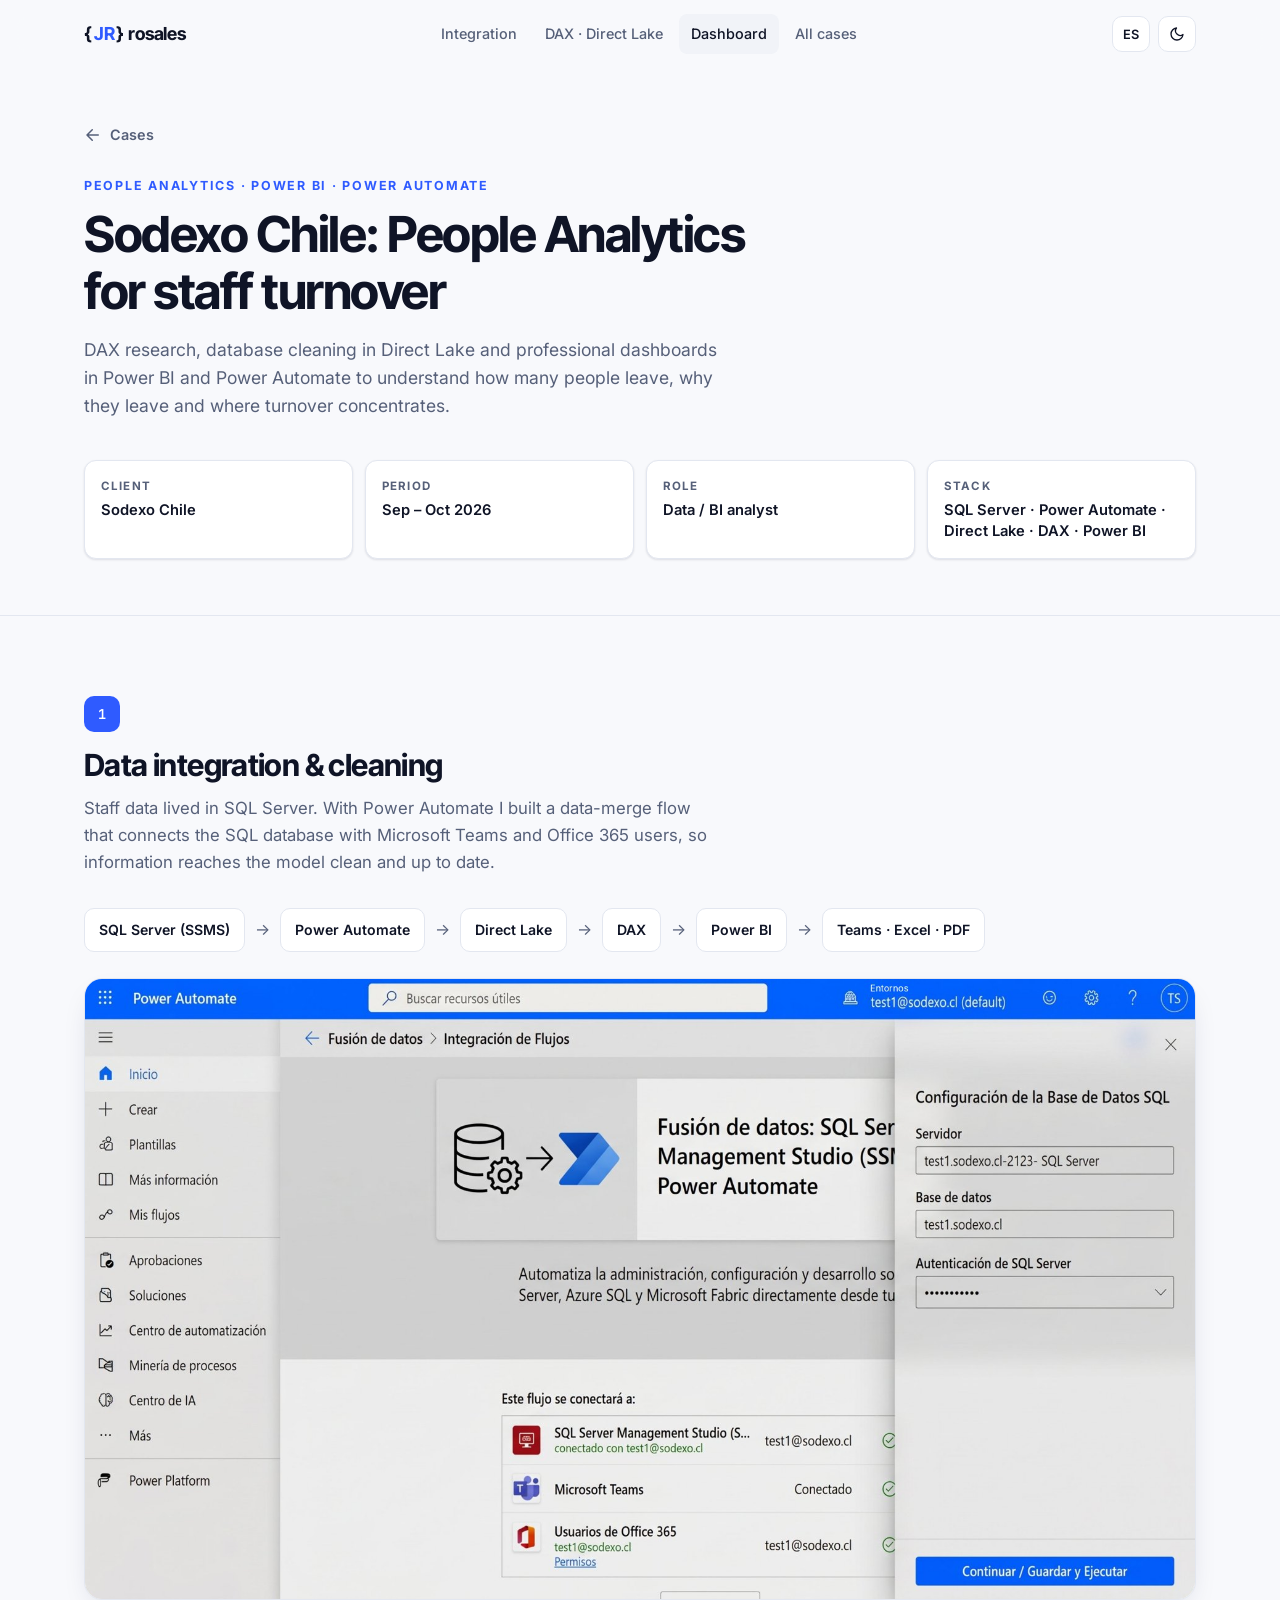
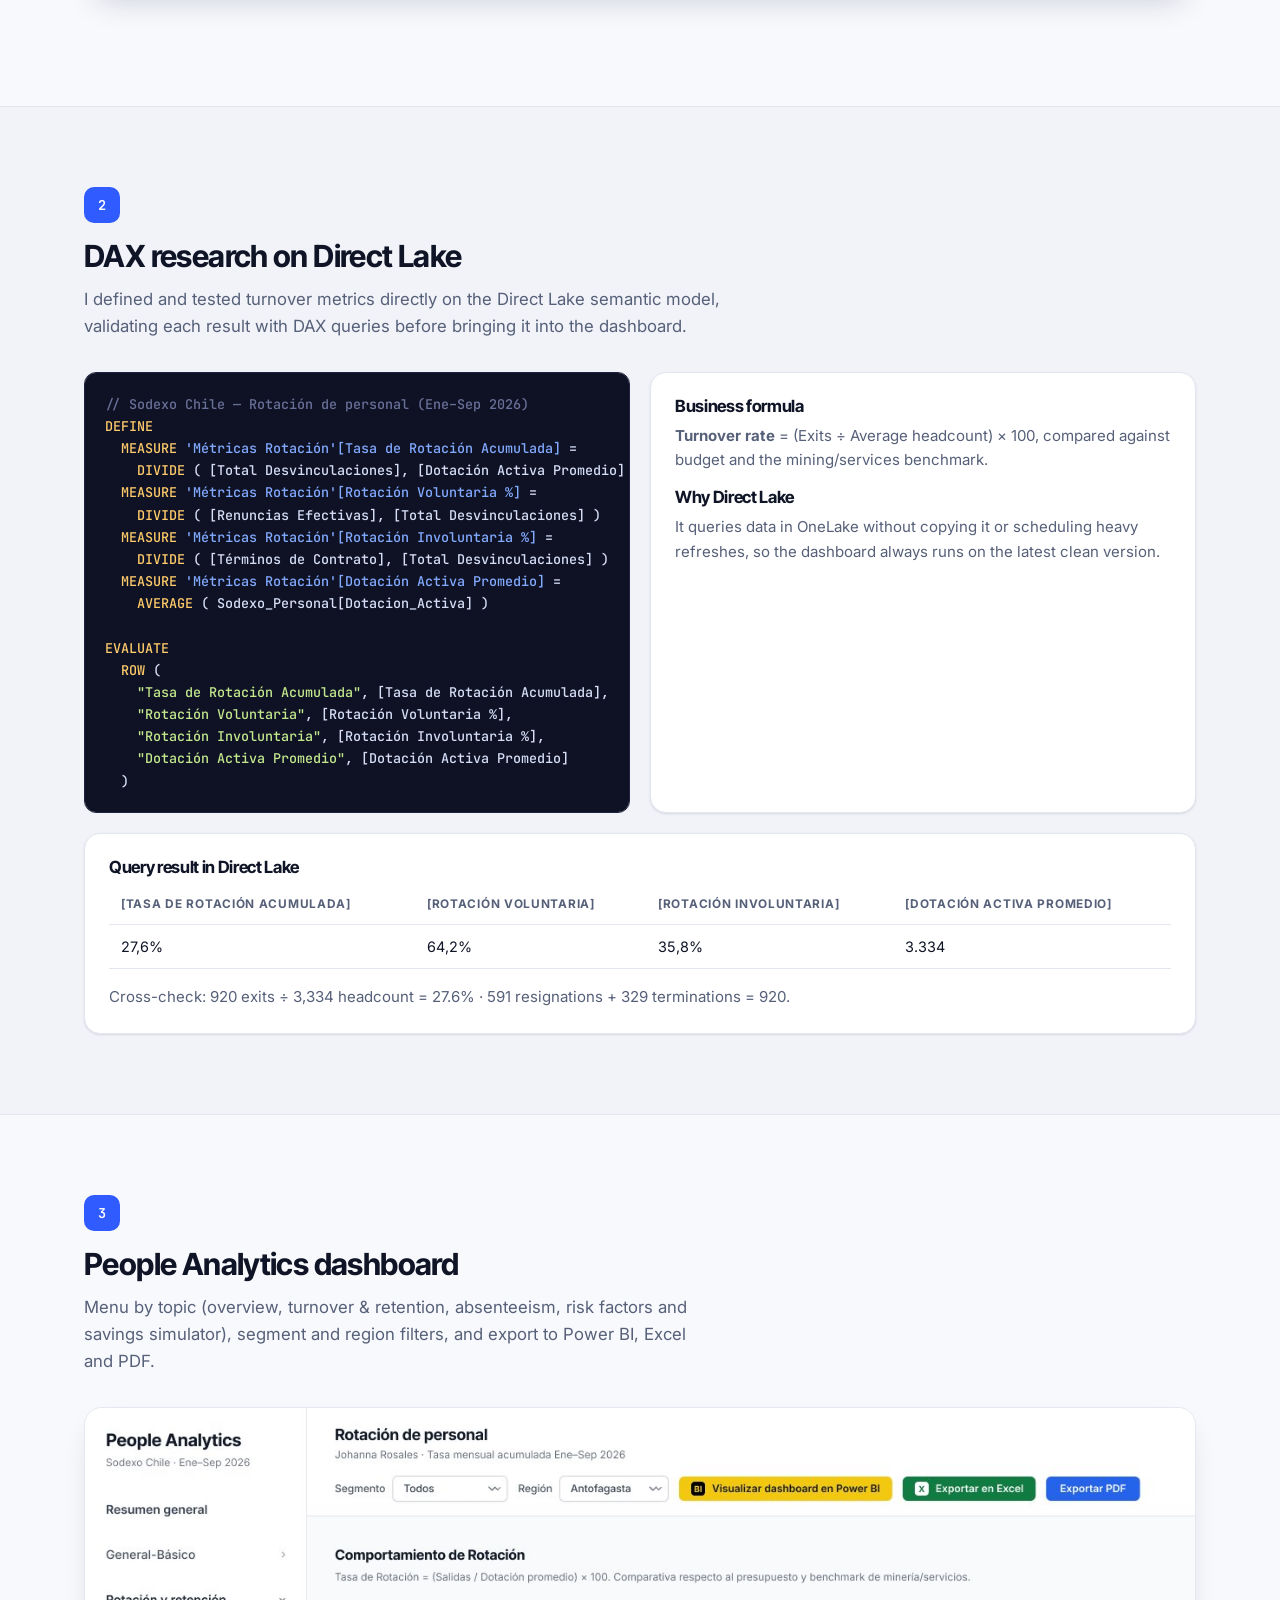
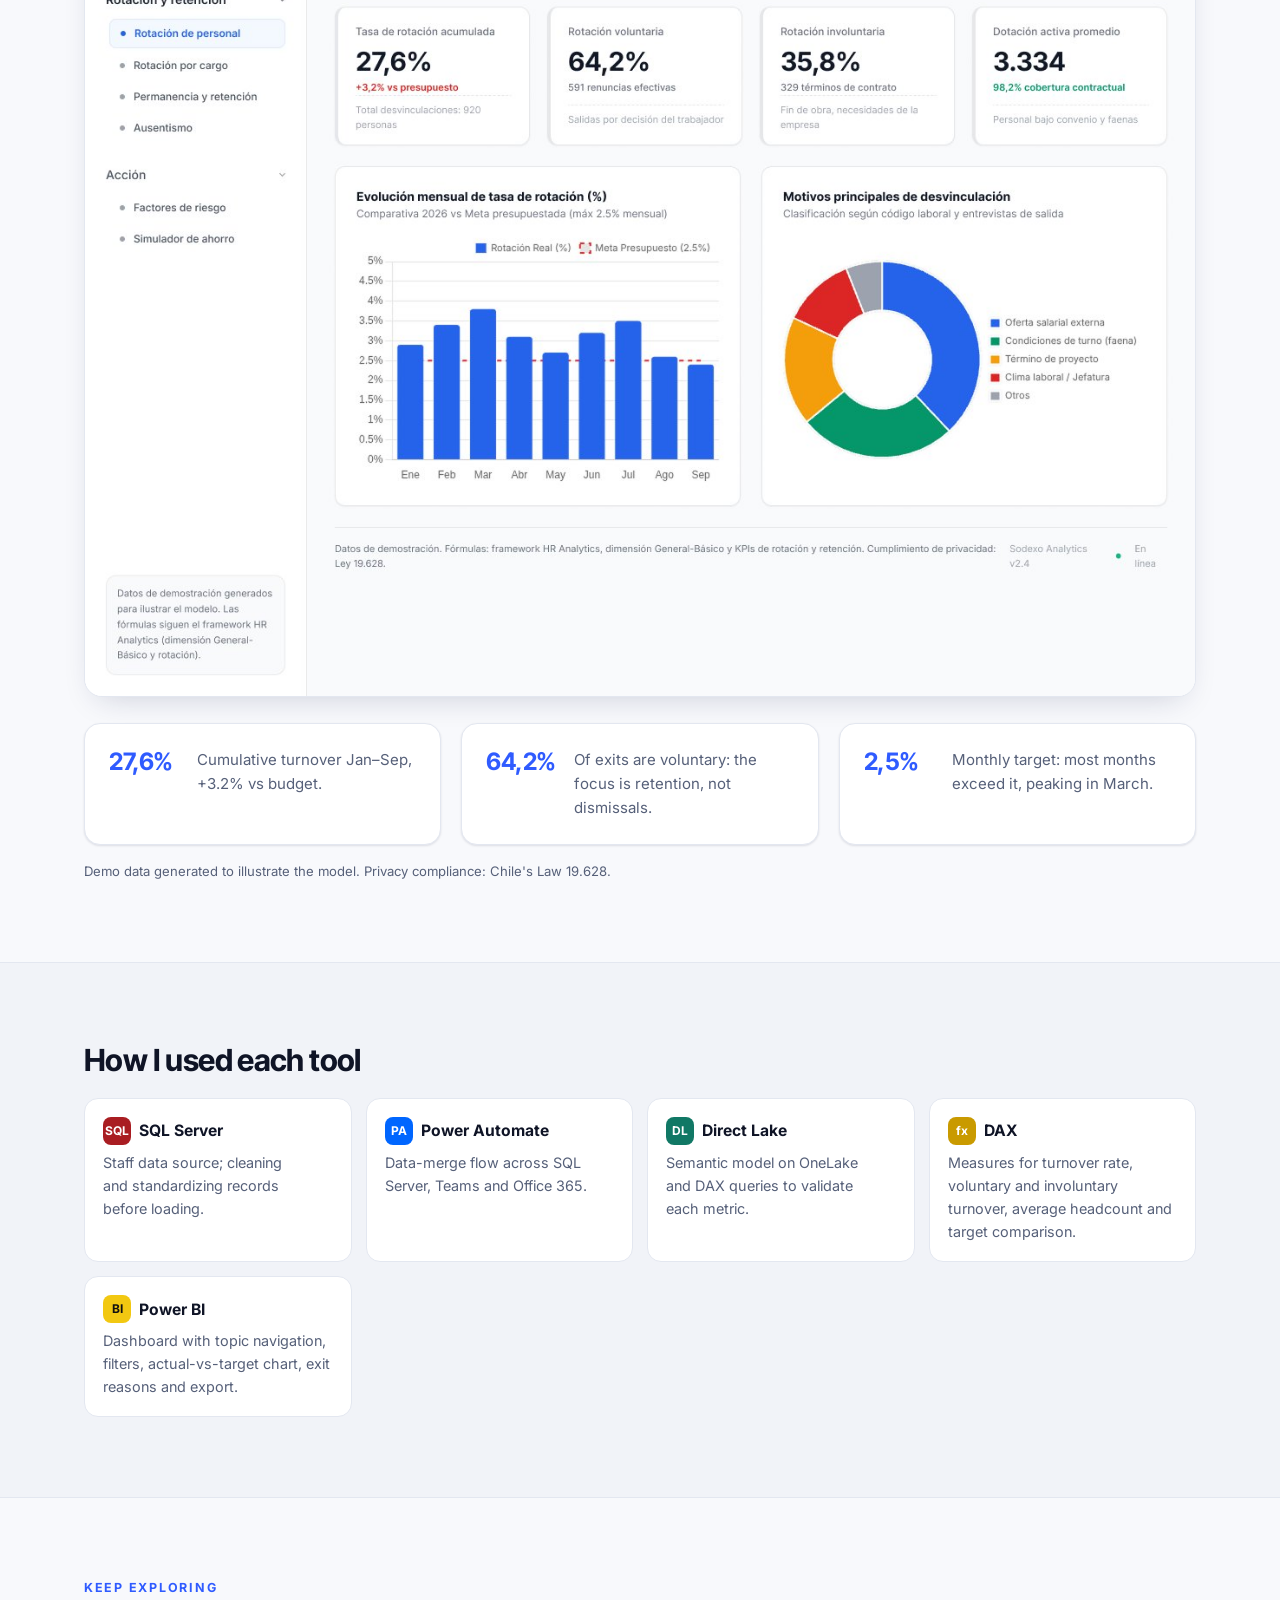
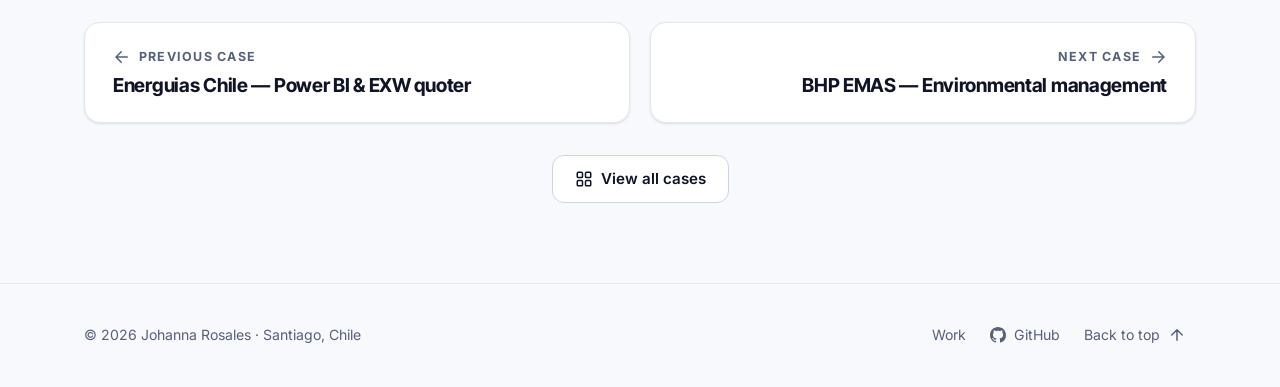
<file: casos/sodexo.html>
<!doctype html>
<html lang="es" data-lang="es">
<head>
<meta charset="utf-8">
<meta name="viewport" content="width=device-width, initial-scale=1">
<title>People Analytics Sodexo — Johanna Rosales</title>
<meta name="description" content="Caso de estudio: People Analytics de rotación de personal para Sodexo Chile con Power Automate, SQL Server, Direct Lake, DAX y Power BI.">
<link rel="icon" href="../favicon.svg" type="image/svg+xml">
<link rel="canonical" href="https://jrosales284.github.io/casos/sodexo.html">
<meta name="theme-color" content="#2f6bff">
<meta name="author" content="Johanna Rosales">
<meta property="og:type" content="website">
<meta property="og:site_name" content="Johanna Rosales — Portafolio">
<meta property="og:title" content="People Analytics Sodexo — Johanna Rosales">
<meta property="og:description" content="Caso de estudio: People Analytics de rotación de personal para Sodexo Chile con Power Automate, SQL Server, Direct Lake, DAX y Power BI.">
<meta property="og:url" content="https://jrosales284.github.io/casos/sodexo.html">
<meta property="og:image" content="https://jrosales284.github.io/img/og-cover.jpg">
<meta name="twitter:card" content="summary_large_image">
<link rel="preconnect" href="https://fonts.googleapis.com">
<link rel="preconnect" href="https://fonts.gstatic.com" crossorigin>
<link href="https://fonts.googleapis.com/css2?family=Inter:wght@400;500;600;700&family=Inter+Tight:wght@600;700&family=JetBrains+Mono:wght@500&display=swap" rel="stylesheet">
<link rel="stylesheet" href="../css/styles.css">
<script src="../js/main.js"></script>
<style>
  .shot{border-radius:18px;overflow:hidden;border:1px solid var(--line);box-shadow:var(--shadow);margin:6px 0 26px;background:var(--surface)}
  .shot img{width:100%;height:auto;cursor:zoom-in}
  .tools{display:grid;grid-template-columns:repeat(auto-fit,minmax(240px,1fr));gap:14px}
  .tool{background:var(--surface);border:1px solid var(--line);border-radius:14px;padding:18px}
  .tool b{display:flex;align-items:center;gap:8px;font-size:.98rem;margin-bottom:6px}
  .tool p{color:var(--muted);font-size:.9rem}
  .ic{width:28px;height:28px;border-radius:8px;display:inline-flex;align-items:center;justify-content:center;font-size:.75rem;font-weight:700;color:#fff}
  .flow{display:flex;flex-wrap:wrap;align-items:center;gap:10px;margin:8px 0 26px}
  .flow span{background:var(--surface);border:1px solid var(--line);border-radius:10px;padding:10px 14px;font-weight:600;font-size:.88rem}
  .flow i{color:var(--muted);font-style:normal}
  .lightbox{position:fixed;inset:0;background:rgba(5,8,20,.92);display:none;align-items:center;justify-content:center;z-index:100;padding:16px;cursor:zoom-out}
  .lightbox.on{display:flex}.lightbox img{max-width:100%;max-height:100%;border-radius:10px}
</style>
</head>
<body>

<nav class="nav">
  <div class="wrap">
    <a class="logo" href="../index.html">{<b>JR</b>} rosales</a>
    <ul class="nav-links">
      <li><a href="#s1"><span lang="es">Integración</span><span lang="en">Integration</span></a></li>
      <li><a href="#s2">DAX · Direct Lake</a></li>
      <li><a href="#s3">Dashboard</a></li>
      <li><a href="../index.html#projects"><span lang="es">Todos los casos</span><span lang="en">All cases</span></a></li>
    </ul>
    <div class="nav-tools">
      <button class="chip-btn" id="langBtn" type="button" aria-label="Cambiar idioma">EN</button>
      <button class="chip-btn" id="themeBtn" type="button" aria-label="Cambiar tema"></button>
      <button class="chip-btn menu-btn" id="menuBtn" type="button" aria-label="Menú"></button>
    </div>
  </div>
</nav>

<header class="case-hero" id="top">
  <div class="wrap">
    <a class="back" href="../index.html#projects"><svg class="i i-back" viewBox="0 0 24 24" aria-hidden="true"><path d="M19 12H5M11 19l-7-7 7-7"/></svg> <span lang="es">Casos</span><span lang="en">Cases</span></a>
    <p class="eyebrow">People Analytics · Power BI · Power Automate</p>
    <h1><span lang="es">Sodexo Chile: People Analytics de rotación de personal</span><span lang="en">Sodexo Chile: People Analytics for staff turnover</span></h1>
    <p class="sec-sub" lang="es">Investigación en DAX, limpieza de la base de datos en Direct Lake y dashboards profesionales en Power BI y Power Automate para entender cuánta gente se va, por qué se va y dónde se concentra la rotación.</p>
    <p class="sec-sub" lang="en">DAX research, database cleaning in Direct Lake and professional dashboards in Power BI and Power Automate to understand how many people leave, why they leave and where turnover concentrates.</p>
    <div class="meta">
      <div><small lang="es">Cliente</small><small lang="en">Client</small><p>Sodexo Chile</p></div>
      <div><small lang="es">Período</small><small lang="en">Period</small><p lang="es">Sep – Oct 2026</p><p lang="en">Sep – Oct 2026</p></div>
      <div><small lang="es">Rol</small><small lang="en">Role</small><p lang="es">Analista de datos / BI</p><p lang="en">Data / BI analyst</p></div>
      <div><small>Stack</small><p>SQL Server · Power Automate · Direct Lake · DAX · Power BI</p></div>
    </div>
  </div>
</header>

<!-- 1 Integración -->
<section class="step" id="s1"><div class="wrap">
  <span class="step-num">1</span>
  <h2><span lang="es">Integración y limpieza de datos</span><span lang="en">Data integration &amp; cleaning</span></h2>
  <p class="sec-sub" lang="es">Los datos de personal vivían en SQL Server. Con Power Automate armé un flujo de fusión de datos que conecta la base SQL con Microsoft Teams y los usuarios de Office 365, para que la información llegue limpia y actualizada al modelo.</p>
  <p class="sec-sub" lang="en">Staff data lived in SQL Server. With Power Automate I built a data-merge flow that connects the SQL database with Microsoft Teams and Office 365 users, so information reaches the model clean and up to date.</p>
  <div class="flow"><span>SQL Server (SSMS)</span><i>→</i><span>Power Automate</span><i>→</i><span>Direct Lake</span><i>→</i><span>DAX</span><i>→</i><span>Power BI</span><i>→</i><span>Teams · Excel · PDF</span></div>
  <div class="shot"><img src="../img/sodexo-automate.jpg" alt="Flujo de Power Automate conectado a SQL Server, Teams y Office 365" loading="lazy"></div>
</div></section>

<!-- 2 DAX -->
<section class="step" id="s2" style="background:var(--surface-2)"><div class="wrap">
  <span class="step-num">2</span>
  <h2><span lang="es">Investigación en DAX sobre Direct Lake</span><span lang="en">DAX research on Direct Lake</span></h2>
  <p class="sec-sub" lang="es">Definí y probé las métricas de rotación directamente sobre el modelo semántico en Direct Lake, validando cada resultado en consultas DAX antes de llevarlo al dashboard.</p>
  <p class="sec-sub" lang="en">I defined and tested turnover metrics directly on the Direct Lake semantic model, validating each result with DAX queries before bringing it into the dashboard.</p>
  <div class="cols-2">
<pre><span class="c">// Sodexo Chile — Rotación de personal (Ene–Sep 2026)</span>
<span class="k">DEFINE</span>
  <span class="k">MEASURE</span> <span class="f">'Métricas Rotación'[Tasa de Rotación Acumulada]</span> =
    <span class="k">DIVIDE</span> ( [Total Desvinculaciones], [Dotación Activa Promedio] )
  <span class="k">MEASURE</span> <span class="f">'Métricas Rotación'[Rotación Voluntaria %]</span> =
    <span class="k">DIVIDE</span> ( [Renuncias Efectivas], [Total Desvinculaciones] )
  <span class="k">MEASURE</span> <span class="f">'Métricas Rotación'[Rotación Involuntaria %]</span> =
    <span class="k">DIVIDE</span> ( [Términos de Contrato], [Total Desvinculaciones] )
  <span class="k">MEASURE</span> <span class="f">'Métricas Rotación'[Dotación Activa Promedio]</span> =
    <span class="k">AVERAGE</span> ( Sodexo_Personal[Dotacion_Activa] )

<span class="k">EVALUATE</span>
  <span class="k">ROW</span> (
    <span class="s">"Tasa de Rotación Acumulada"</span>, [Tasa de Rotación Acumulada],
    <span class="s">"Rotación Voluntaria"</span>, [Rotación Voluntaria %],
    <span class="s">"Rotación Involuntaria"</span>, [Rotación Involuntaria %],
    <span class="s">"Dotación Activa Promedio"</span>, [Dotación Activa Promedio]
  )</pre>
    <div class="panel">
      <h4><span lang="es">Fórmula de negocio</span><span lang="en">Business formula</span></h4>
      <p lang="es"><b>Tasa de rotación</b> = (Salidas ÷ Dotación promedio) × 100, comparada contra el presupuesto y el benchmark de minería y servicios.</p>
      <p lang="en"><b>Turnover rate</b> = (Exits ÷ Average headcount) × 100, compared against budget and the mining/services benchmark.</p>
      <h4 style="margin-top:16px"><span lang="es">Por qué Direct Lake</span><span lang="en">Why Direct Lake</span></h4>
      <p lang="es">Permite consultar los datos en OneLake sin copiarlos ni programar actualizaciones pesadas, así el dashboard trabaja sobre la versión limpia más reciente.</p>
      <p lang="en">It queries data in OneLake without copying it or scheduling heavy refreshes, so the dashboard always runs on the latest clean version.</p>
    </div>
  </div>
  <div class="panel" style="margin-top:20px;overflow-x:auto">
    <h4><span lang="es">Resultado de la consulta en Direct Lake</span><span lang="en">Query result in Direct Lake</span></h4>
    <table class="clean" style="margin-top:8px">
      <thead><tr><th>[Tasa de Rotación Acumulada]</th><th>[Rotación Voluntaria]</th><th>[Rotación Involuntaria]</th><th>[Dotación Activa Promedio]</th></tr></thead>
      <tbody><tr><td>27,6%</td><td>64,2%</td><td>35,8%</td><td>3.334</td></tr></tbody>
    </table>
    <p class="note" lang="es">Validación cruzada: 920 desvinculaciones ÷ 3.334 de dotación = 27,6% · 591 renuncias + 329 términos = 920.</p>
    <p class="note" lang="en">Cross-check: 920 exits ÷ 3,334 headcount = 27.6% · 591 resignations + 329 terminations = 920.</p>
  </div>
</div></section>

<!-- 3 Dashboard -->
<section class="step" id="s3"><div class="wrap">
  <span class="step-num">3</span>
  <h2><span lang="es">Dashboard People Analytics</span><span lang="en">People Analytics dashboard</span></h2>
  <p class="sec-sub" lang="es">Menú por tema (resumen, rotación y retención, ausentismo, factores de riesgo y simulador de ahorro), filtros por segmento y región, y exportación a Power BI, Excel y PDF.</p>
  <p class="sec-sub" lang="en">Menu by topic (overview, turnover &amp; retention, absenteeism, risk factors and savings simulator), segment and region filters, and export to Power BI, Excel and PDF.</p>
  <div class="shot"><img src="../img/sodexo-dashboard.jpg" alt="Dashboard de rotación de personal" loading="lazy"></div>
  <div class="cols-3">
    <div class="panel insight"><b>27,6%</b><p lang="es">Rotación acumulada Ene–Sep, +3,2% vs presupuesto.</p><p lang="en">Cumulative turnover Jan–Sep, +3.2% vs budget.</p></div>
    <div class="panel insight"><b>64,2%</b><p lang="es">De las salidas son voluntarias: el foco está en retención, no en despidos.</p><p lang="en">Of exits are voluntary: the focus is retention, not dismissals.</p></div>
    <div class="panel insight"><b>2,5%</b><p lang="es">Meta mensual: la mayoría de los meses la superan, con peak en marzo.</p><p lang="en">Monthly target: most months exceed it, peaking in March.</p></div>
  </div>
  <p class="note" lang="es">Datos de demostración generados para ilustrar el modelo. Cumplimiento de privacidad: Ley 19.628.</p>
  <p class="note" lang="en">Demo data generated to illustrate the model. Privacy compliance: Chile's Law 19.628.</p>
</div></section>

<!-- Herramientas -->
<section class="step" style="background:var(--surface-2);border-bottom:0"><div class="wrap">
  <h2><span lang="es">Cómo usé cada herramienta</span><span lang="en">How I used each tool</span></h2>
  <div class="tools" style="margin-top:20px">
    <div class="tool"><b><span class="ic" style="background:#a91d22">SQL</span>SQL Server</b>
      <p lang="es">Fuente de datos de personal; limpieza y estandarización de registros antes de cargarlos.</p>
      <p lang="en">Staff data source; cleaning and standardizing records before loading.</p></div>
    <div class="tool"><b><span class="ic" style="background:#0066ff">PA</span>Power Automate</b>
      <p lang="es">Flujo de fusión de datos entre SQL Server, Teams y Office 365.</p>
      <p lang="en">Data-merge flow across SQL Server, Teams and Office 365.</p></div>
    <div class="tool"><b><span class="ic" style="background:#117865">DL</span>Direct Lake</b>
      <p lang="es">Modelo semántico sobre OneLake y consultas DAX para validar cada métrica.</p>
      <p lang="en">Semantic model on OneLake and DAX queries to validate each metric.</p></div>
    <div class="tool"><b><span class="ic" style="background:#c99a00">fx</span>DAX</b>
      <p lang="es">Medidas de tasa de rotación, rotación voluntaria e involuntaria, dotación promedio y comparación contra meta.</p>
      <p lang="en">Measures for turnover rate, voluntary and involuntary turnover, average headcount and target comparison.</p></div>
    <div class="tool"><b><span class="ic" style="background:#f2c811;color:#111">BI</span>Power BI</b>
      <p lang="es">Dashboard con navegación por tema, filtros, gráfico real vs meta, motivos de salida y exportación.</p>
      <p lang="en">Dashboard with topic navigation, filters, actual-vs-target chart, exit reasons and export.</p></div>
  </div>
</div></section>

<section class="case-next"><div class="wrap">
  <p class="eyebrow"><span lang="es">Sigue explorando</span><span lang="en">Keep exploring</span></p>
  <div class="pn">
    <a class="prev" href="energuias.html"><small><svg class="i i-back" viewBox="0 0 24 24" aria-hidden="true"><path d="M19 12H5M11 19l-7-7 7-7"/></svg> <span lang="es">Caso anterior</span><span lang="en">Previous case</span></small><b><span lang="es">Energuias Chile — Power BI y cotizador EXW</span><span lang="en">Energuias Chile — Power BI & EXW quoter</span></b></a>
    <a class="next" href="bhp.html"><small><span lang="es">Siguiente caso</span><span lang="en">Next case</span> <svg class="i i-arrow" viewBox="0 0 24 24" aria-hidden="true"><path d="M5 12h14M13 5l7 7-7 7"/></svg></small><b><span lang="es">BHP EMAS — Gestión ambiental</span><span lang="en">BHP EMAS — Environmental management</span></b></a>
  </div>
  <div class="all-cases"><a class="btn btn-ghost" href="../index.html#projects"><svg class="i" viewBox="0 0 24 24" aria-hidden="true"><rect x="3" y="3" width="7" height="7" rx="1.5"/><rect x="14" y="3" width="7" height="7" rx="1.5"/><rect x="3" y="14" width="7" height="7" rx="1.5"/><rect x="14" y="14" width="7" height="7" rx="1.5"/></svg> <span lang="es">Ver todos los casos</span><span lang="en">View all cases</span></a></div>
</div></section>
<footer class="site-footer"><div class="wrap">
  <span>© 2026 Johanna Rosales · Santiago, Chile</span>
  <nav class="foot-links" aria-label="Pie de página">
    <a href="../index.html#projects"><span lang="es">Casos</span><span lang="en">Work</span></a>
    <a href="https://github.com/jrosales284" target="_blank" rel="noopener"><svg class="gh" viewBox="0 0 16 16" aria-hidden="true"><path d="M8 0C3.58 0 0 3.58 0 8c0 3.54 2.29 6.53 5.47 7.59.4.07.55-.17.55-.38 0-.19-.01-.82-.01-1.49-2.01.37-2.53-.49-2.69-.94-.09-.23-.48-.94-.82-1.13-.28-.15-.68-.52-.01-.53.63-.01 1.08.58 1.23.82.72 1.21 1.87.87 2.33.66.07-.52.28-.87.51-1.07-1.78-.2-3.64-.89-3.64-3.95 0-.87.31-1.59.82-2.15-.08-.2-.36-1.02.08-2.12 0 0 .67-.21 2.2.82.64-.18 1.32-.27 2-.27.68 0 1.36.09 2 .27 1.53-1.04 2.2-.82 2.2-.82.44 1.1.16 1.92.08 2.12.51.56.82 1.27.82 2.15 0 3.07-1.87 3.75-3.65 3.95.29.25.54.73.54 1.48 0 1.07-.01 1.93-.01 2.2 0 .21.15.46.55.38A8.013 8.013 0 0 0 16 8c0-4.42-3.58-8-8-8z"/></svg> GitHub</a>
    <a href="#top"><span lang="es">Volver arriba</span><span lang="en">Back to top</span> <svg class="i" viewBox="0 0 24 24" aria-hidden="true"><path d="M12 19V5M5 12l7-7 7 7"/></svg></a>
  </nav>
</div></footer>
</body>
</html>
</file>
<file: css/styles.css>
/* =========================================================
   Johanna Rosales — Portfolio design system
   Spacing scale (8pt): 4 8 12 16 24 32 48 64 96
   ========================================================= */
:root{
  --bg:#f8f9fc; --surface:#ffffff; --surface-2:#f1f3f8; --text:#0f1426; --muted:#566079;
  --line:#e3e7f0; --line-strong:#cdd3e1;
  --accent:#2f5bff; --accent-hover:#1f47e6; --accent-soft:#eaf0ff; --accent-2:#f2c811; --accent-3:#7b5cff; --ok:#12a37a;
  --dark-band:#0d1124; --dark-text:#eef1fa; --dark-muted:#a3acc8;
  --radius:16px; --radius-sm:10px;
  --shadow-sm:0 1px 2px rgba(16,24,48,.06),0 1px 3px rgba(16,24,48,.06);
  --shadow:0 12px 32px -14px rgba(16,28,72,.22);
  --shadow-lg:0 24px 48px -20px rgba(16,28,72,.32);
  --font:'Inter',system-ui,-apple-system,'Segoe UI',sans-serif;
  --display:'Inter Tight','Inter',system-ui,sans-serif;
  --mono:'JetBrains Mono',ui-monospace,monospace;
  --ease:cubic-bezier(.2,.7,.2,1);
  --nav-h:68px;
}
@media (prefers-color-scheme: dark){
  :root:not([data-theme="light"]){
    --bg:#0b0e1b; --surface:#131829; --surface-2:#181e33; --text:#eef1fa; --muted:#a0a9c4;
    --line:#252c45; --line-strong:#343d5c; --accent:#7096ff; --accent-hover:#8eabff; --accent-soft:#1b2546;
    --dark-band:#070913; --shadow:0 12px 32px -14px rgba(0,0,0,.7); --shadow-lg:0 24px 48px -20px rgba(0,0,0,.8);
  }
}
:root[data-theme="dark"]{
  --bg:#0b0e1b; --surface:#131829; --surface-2:#181e33; --text:#eef1fa; --muted:#a0a9c4;
  --line:#252c45; --line-strong:#343d5c; --accent:#7096ff; --accent-hover:#8eabff; --accent-soft:#1b2546;
  --dark-band:#070913; --shadow:0 12px 32px -14px rgba(0,0,0,.7); --shadow-lg:0 24px 48px -20px rgba(0,0,0,.8);
}

/* ===== Base ===== */
[hidden]{display:none!important}
*{box-sizing:border-box;margin:0;padding:0}
html{scroll-behavior:smooth;scroll-padding-top:calc(var(--nav-h) + 16px);-webkit-text-size-adjust:100%}
body{font-family:var(--font);background:var(--bg);color:var(--text);line-height:1.6;font-size:16px;-webkit-font-smoothing:antialiased;text-rendering:optimizeLegibility;transition:background .3s,color .3s}
a{color:var(--accent);text-decoration:none}
img{max-width:100%;display:block}
svg{flex:none}
button{font:inherit}
.wrap{max-width:1160px;margin:0 auto;padding:0 24px}
h1,h2,h3,h4,h5{font-family:var(--display);line-height:1.15;letter-spacing:-.02em;font-weight:700}
p{text-wrap:pretty}
section{padding:96px 0}
::selection{background:var(--accent);color:#fff}
:focus-visible{outline:2px solid var(--accent);outline-offset:3px;border-radius:6px}
.skip{position:absolute;left:16px;top:-60px;z-index:200;background:var(--accent);color:#fff;padding:10px 16px;border-radius:8px;font-weight:600}
.skip:focus{top:12px}

/* section header */
.sec-head{margin-bottom:48px;max-width:720px}
.eyebrow{display:block;width:fit-content;font-size:.78rem;letter-spacing:.14em;text-transform:uppercase;color:var(--accent);font-weight:700}
.eyebrow .num{margin-right:10px;font-family:var(--mono);letter-spacing:0;color:var(--muted);font-weight:500}
.eyebrow .num::after{content:"";display:inline-block;width:24px;height:1px;background:var(--line-strong);vertical-align:middle;margin-left:10px}
.sec-title{font-size:clamp(1.85rem,3.4vw,2.6rem);margin:.5rem 0 .75rem}
.sec-sub{color:var(--muted);max-width:640px;font-size:1.05rem}
.center{text-align:center}.center .sec-sub{margin:0 auto}

/* bilingual */
html[data-lang="es"] [lang="en"]:not(html){display:none!important}
html[data-lang="en"] [lang="es"]:not(html){display:none!important}

/* icons */
.i{width:18px;height:18px;stroke:currentColor;fill:none;stroke-width:2;stroke-linecap:round;stroke-linejoin:round;vertical-align:-3px}
.ico{width:40px;height:40px;border-radius:10px;display:inline-flex;align-items:center;justify-content:center;background:var(--accent-soft);color:var(--accent);margin-bottom:16px}
.ico .i{width:20px;height:20px}

/* ===== Nav ===== */
.nav{position:sticky;top:0;z-index:50;background:color-mix(in srgb,var(--bg) 82%,transparent);backdrop-filter:saturate(180%) blur(14px);-webkit-backdrop-filter:saturate(180%) blur(14px);border-bottom:1px solid transparent;transition:border-color .2s,box-shadow .2s}
.nav.scrolled{border-bottom-color:var(--line);box-shadow:var(--shadow-sm)}
.nav .wrap{display:flex;align-items:center;justify-content:space-between;height:var(--nav-h);gap:16px}
.logo{font-family:var(--display);font-weight:700;font-size:1.12rem;color:var(--text);letter-spacing:-.01em;display:inline-flex;align-items:center;gap:2px}
.logo b{color:var(--accent)}
.nav-links{display:flex;gap:4px;list-style:none}
.nav-links a{display:block;color:var(--muted);font-size:.9rem;font-weight:500;padding:8px 12px;border-radius:8px;transition:color .15s,background .15s}
.nav-links a:hover{color:var(--text);background:var(--surface-2)}
.nav-links a.active{color:var(--text);background:var(--surface-2)}
.nav-tools{display:flex;gap:8px;align-items:center}
.chip-btn{height:36px;min-width:36px;display:inline-flex;align-items:center;justify-content:center;gap:6px;border:1px solid var(--line);background:var(--surface);color:var(--text);border-radius:10px;padding:0 10px;font:600 .8rem var(--font);cursor:pointer;transition:border-color .15s,background .15s,transform .15s}
.chip-btn:hover{border-color:var(--line-strong);background:var(--surface-2)}
.chip-btn:active{transform:scale(.96)}
.chip-btn .i{width:16px;height:16px;vertical-align:0}
.menu-btn{display:none}
@media(max-width:920px){
  .nav-links{display:none;position:absolute;top:var(--nav-h);left:0;right:0;flex-direction:column;gap:2px;background:var(--surface);padding:12px 16px 16px;border-bottom:1px solid var(--line);box-shadow:var(--shadow)}
  .nav-links.open{display:flex}
  .nav-links a{padding:12px}
  .menu-btn{display:inline-flex}
}

/* ===== Buttons & links ===== */
.btns{display:flex;gap:12px;flex-wrap:wrap}
.btn{display:inline-flex;align-items:center;justify-content:center;gap:8px;min-height:48px;padding:0 22px;border-radius:12px;font-weight:600;font-size:.95rem;border:1px solid transparent;cursor:pointer;transition:transform .2s var(--ease),box-shadow .2s var(--ease),background .2s,border-color .2s,color .2s;white-space:nowrap}
.btn .i{transition:transform .2s var(--ease)}
.btn:hover{transform:translateY(-2px)}
.btn:active{transform:translateY(0)}
.btn:hover .i-arrow{transform:translateX(4px)}
.btn:hover .i-back{transform:translateX(-4px)}
.btn:hover .i-ext{transform:translate(2px,-2px)}
.btn:hover .i-down{transform:translateY(2px)}
.btn-primary{background:var(--accent);color:#fff;box-shadow:0 8px 20px -10px color-mix(in srgb,var(--accent) 80%,transparent)}
.btn-primary:hover{background:var(--accent-hover);box-shadow:0 14px 28px -12px color-mix(in srgb,var(--accent) 90%,transparent)}
.btn-ghost{border-color:var(--line-strong);color:var(--text);background:var(--surface)}
.btn-ghost:hover{border-color:var(--text);box-shadow:var(--shadow-sm)}

/* Text CTA (Ver caso completo / Visitar sitio) */
.cta-link{display:inline-flex;align-items:center;gap:8px;font-weight:600;font-size:.92rem;color:var(--accent);position:relative;padding:4px 0}
.cta-link::before{content:"";position:absolute;left:0;right:26px;bottom:0;height:2px;border-radius:2px;background:currentColor;transform:scaleX(0);transform-origin:left;transition:transform .3s var(--ease)}
.cta-link .i{transition:transform .25s var(--ease)}
.cta-link:hover::before,.card:hover .cta-link::before,.site:hover .cta-link::before{transform:scaleX(1)}
.cta-link:hover .i-arrow,.card:hover .i-arrow,.site:hover .i-arrow{transform:translateX(5px)}
.cta-link:hover .i-ext,.site:hover .i-ext{transform:translate(3px,-3px)}

/* ===== Hero ===== */
.hero{padding:72px 0 80px}
.hero .wrap.hero-grid{display:grid;grid-template-columns:1.3fr .7fr;gap:64px;align-items:center}
.status{display:flex;width:fit-content;align-items:center;gap:10px;font-size:.82rem;font-weight:600;color:var(--text);background:var(--surface);border:1px solid var(--line);border-radius:999px;padding:6px 14px 6px 10px;box-shadow:var(--shadow-sm);margin-bottom:24px}
.status .pulse{width:8px;height:8px;border-radius:50%;background:var(--ok);box-shadow:0 0 0 0 color-mix(in srgb,var(--ok) 60%,transparent);animation:pulse 2.2s infinite}
@keyframes pulse{70%{box-shadow:0 0 0 8px transparent}100%{box-shadow:0 0 0 0 transparent}}
.hero .eyebrow{margin-bottom:12px}
.hero h1{font-size:clamp(2.2rem,4.6vw,3.6rem);letter-spacing:-.03em;max-width:15ch}
.hero h1 .name{display:block;font-size:.5em;letter-spacing:-.01em;color:var(--muted);font-weight:600;margin-bottom:.35em}
.hero h1 .hl{background:linear-gradient(90deg,var(--accent),var(--accent-3));-webkit-background-clip:text;background-clip:text;color:transparent}
.hero p.lead{color:var(--muted);font-size:1.12rem;margin:24px 0 20px;max-width:580px}
.loc{display:flex;flex-wrap:wrap;gap:8px 20px;color:var(--muted);font-size:.92rem;margin-bottom:28px}
.loc span,.loc a{display:inline-flex;align-items:center;gap:8px;color:var(--muted)}
.loc a:hover{color:var(--accent)}
.roles{display:flex;flex-wrap:wrap;gap:8px;margin-bottom:32px}
.role{font-size:.8rem;font-weight:600;padding:6px 12px;border-radius:999px;background:var(--surface);color:var(--text);border:1px solid var(--line)}
.avatar{position:relative;justify-self:center;width:min(320px,70vw);aspect-ratio:1;border-radius:50%;padding:5px;background:conic-gradient(from 200deg,var(--accent),var(--accent-3),var(--accent-2),var(--accent))}
.avatar img,.avatar .initials{width:100%;height:100%;border-radius:50%;object-fit:cover;background:var(--surface);border:6px solid var(--bg)}
.avatar .initials{display:flex;align-items:center;justify-content:center;font:700 4rem var(--display);color:var(--accent)}
.stats{display:grid;grid-template-columns:repeat(4,1fr);gap:16px;margin-top:64px}
.stat{background:var(--surface);border:1px solid var(--line);border-radius:var(--radius);padding:20px 22px;box-shadow:var(--shadow-sm)}
.stat b{font:700 1.9rem/1.1 var(--display);letter-spacing:-.02em;display:block;margin-bottom:6px}
.stat span{color:var(--muted);font-size:.86rem;line-height:1.45;display:block}
@media(max-width:920px){.hero{padding:40px 0 64px}.hero .wrap.hero-grid{grid-template-columns:1fr;gap:32px}.avatar{order:-1;width:168px;justify-self:start}.stats{grid-template-columns:repeat(2,1fr);margin-top:40px}}

/* ===== Panels / About ===== */
.panel{background:var(--surface);border:1px solid var(--line);border-radius:var(--radius);padding:24px;box-shadow:var(--shadow-sm)}
.panel h4{font-size:1.05rem;margin-bottom:8px;display:flex;align-items:center;gap:10px}
.panel p,.panel li{color:var(--muted);font-size:.94rem}
.panel ul{padding-left:18px}
.cols-2{display:grid;grid-template-columns:1fr 1fr;gap:20px}
.cols-3{display:grid;grid-template-columns:repeat(3,1fr);gap:20px}
@media(max-width:920px){.cols-2,.cols-3{grid-template-columns:1fr}}
.cols-2>*,.cols-3>*,.charts>*{min-width:0}
.eco{display:grid;grid-template-columns:1.2fr 1fr;gap:20px;margin-top:20px}
@media(max-width:920px){.eco{grid-template-columns:1fr}}
.eco h4{font-size:1.05rem;margin-bottom:8px}
.eco .tags{margin-top:16px}
.ms-grid{display:inline-grid;grid-template-columns:9px 9px;gap:2px}
.ms-grid i{width:9px;height:9px;display:block}
.ms-grid i:nth-child(1){background:#f25022}.ms-grid i:nth-child(2){background:#7fba00}
.ms-grid i:nth-child(3){background:#00a4ef}.ms-grid i:nth-child(4){background:#ffb900}
.ai-badges{display:grid;gap:12px;margin-top:12px}
.ai-badge{display:flex;align-items:center;gap:14px;background:var(--surface-2);border:1px solid var(--line);border-radius:12px;padding:14px}
.ai-badge b{display:block;font-size:.96rem}
.ai-badge small{color:var(--muted);font-size:.84rem}
.ai-ic{width:40px;height:40px;border-radius:10px;display:flex;align-items:center;justify-content:center;font-size:1.15rem;color:#fff;flex:none}
.ai-copilot{background:linear-gradient(135deg,#0078d4,#7b5cff 55%,#e05cff)}
.ai-claude{background:#d97757}

/* ===== Tags ===== */
.tags{display:flex;flex-wrap:wrap;gap:6px}
.tag{font-size:.78rem;padding:4px 10px;border-radius:6px;background:var(--surface-2);color:var(--text);font-weight:500;border:1px solid var(--line)}

/* ===== Stack ===== */
.stack-groups{display:grid;grid-template-columns:repeat(3,1fr);gap:20px}
@media(max-width:920px){.stack-groups{grid-template-columns:repeat(2,1fr)}}
@media(max-width:600px){.stack-groups{grid-template-columns:1fr}}
.stack-card{background:var(--surface);border:1px solid var(--line);border-radius:var(--radius);padding:24px;box-shadow:var(--shadow-sm)}
.stack-card h4{font-size:1rem;margin-bottom:16px;display:flex;align-items:center;gap:10px}
.dot{width:10px;height:10px;border-radius:3px}

/* ===== Projects (dark band) ===== */
.band{background:var(--dark-band);color:var(--dark-text)}
.band .eyebrow{color:#93b0ff}
.band .eyebrow .num{color:var(--dark-muted)}
.band .eyebrow .num::after{background:#2e3657}
.band .sec-sub{color:var(--dark-muted)}
.filters{display:flex;flex-wrap:wrap;gap:8px;margin:-16px 0 40px}
.filter{height:38px;border:1px solid #2e3657;background:transparent;color:var(--dark-muted);border-radius:999px;padding:0 16px;font:600 .85rem var(--font);cursor:pointer;transition:all .2s}
.filter:hover{color:#fff;border-color:#56619a}
.filter.active{background:#fff;color:#0d1124;border-color:#fff}
.grid{display:grid;gap:24px}
.card{position:relative;background:#141a31;border:1px solid #232a48;border-radius:20px;overflow:hidden;display:grid;grid-template-columns:1.05fr 1fr;transition:transform .35s var(--ease),border-color .35s,box-shadow .35s var(--ease)}
.card:hover{transform:translateY(-4px);border-color:#3f4a80;box-shadow:0 30px 60px -30px rgba(0,0,0,.8)}
.card:focus-within{border-color:#6f8cff}
.card.hide{display:none}
.card:nth-child(even){grid-template-columns:1fr 1.05fr}
.card:nth-child(even) .thumb{order:2}
.thumb{position:relative;min-height:320px;overflow:hidden;display:flex;align-items:flex-end;padding:16px;background-size:cover!important}
.thumb::before{content:"";position:absolute;inset:0;background:inherit;background-size:inherit;transition:transform .7s var(--ease)}
.card:hover .thumb::before{transform:scale(1.04)}
.thumb::after{content:"";position:absolute;inset:0;background:linear-gradient(180deg,transparent 55%,rgba(8,11,24,.55))}
.thumb .cat{position:relative;z-index:1;font-size:.7rem;font-weight:700;letter-spacing:.08em;text-transform:uppercase;background:rgba(10,13,28,.72);color:#fff;padding:6px 10px;border-radius:6px;backdrop-filter:blur(6px)}
.card-body{padding:32px;display:flex;flex-direction:column;gap:12px}
.card .idx{font:500 .78rem var(--mono);color:var(--dark-muted);display:flex;align-items:center;gap:10px}
.card h3{font-size:1.35rem;color:#fff;letter-spacing:-.015em}
.card .org{font-size:.84rem;color:var(--dark-muted);font-weight:500}
.card p{font-size:.94rem;color:#c3c9e0}
.card ul{font-size:.9rem;color:#c3c9e0;padding-left:18px;display:grid;gap:4px}
.card .tags{margin-top:4px}
.card .tags .tag{background:#1c2340;color:#cfd5ee;border-color:#28305a}
.card .more{margin-top:auto;padding-top:16px;border-top:1px solid #232a48}
.card .cta-link{color:#9fb6ff}
.card .cta-link::after{content:"";position:absolute;inset:0;z-index:2}
.badge-star{display:inline-flex;align-items:center;gap:6px;font-size:.72rem;font-weight:700;color:#0d1124;background:var(--accent-2);padding:3px 9px;border-radius:6px;font-family:var(--font)}
.t-bi{background:linear-gradient(135deg,#f2c811,#e8890c)}
.t-ux{background:linear-gradient(135deg,#7b5cff,#e05cff)}
.t-dev{background:linear-gradient(135deg,#2f6bff,#17c3d6)}
@media(max-width:860px){
  .card,.card:nth-child(even){grid-template-columns:1fr}
  .card:nth-child(even) .thumb{order:0}
  .thumb{min-height:200px}
  .card-body{padding:24px}
}

/* ===== Websites ===== */
.sites{display:grid;grid-template-columns:repeat(3,1fr);gap:20px}
@media(max-width:920px){.sites{grid-template-columns:repeat(2,1fr)}}
@media(max-width:600px){.sites{grid-template-columns:1fr}}
.site{display:flex;flex-direction:column;background:var(--surface);border:1px solid var(--line);border-radius:var(--radius);overflow:hidden;color:var(--text);box-shadow:var(--shadow-sm);transition:transform .3s var(--ease),box-shadow .3s var(--ease),border-color .3s}
.site:hover{transform:translateY(-4px);box-shadow:var(--shadow-lg);border-color:var(--line-strong)}
.site-thumb{height:156px;position:relative;display:flex;align-items:center;justify-content:center;padding-top:28px;overflow:hidden}
.site-thumb .site-name{transition:transform .5s var(--ease)}
.site:hover .site-name{transform:scale(1.05)}
.browser{position:absolute;top:12px;left:12px;right:12px;height:24px;background:rgba(255,255,255,.94);border-radius:7px;display:flex;align-items:center;gap:10px;padding:0 10px}
.browser .dots{display:flex;gap:4px}.browser .dots i{width:7px;height:7px;border-radius:50%;background:#c9ced8;display:block}
.browser .addr{font:500 .72rem var(--mono);color:#3b4256}
.site-name{font:700 1.5rem var(--display);letter-spacing:-.02em;color:#fff;text-shadow:0 2px 12px rgba(0,0,0,.25)}
.site-body{padding:20px 22px 22px;display:flex;flex-direction:column;gap:8px;flex:1}
.site-plat{font-size:.72rem;font-weight:700;letter-spacing:.08em;text-transform:uppercase;color:var(--muted)}
.site-body p{font-size:.92rem;color:var(--muted)}
.site .cta-link{margin-top:auto;padding-top:12px}

/* ===== Timeline ===== */
.timeline{position:relative;padding-left:32px;display:grid;gap:16px}
.timeline::before{content:"";position:absolute;left:7px;top:28px;bottom:28px;width:2px;background:var(--line)}
.tl-item{position:relative;background:var(--surface);border:1px solid var(--line);border-radius:var(--radius);padding:24px 28px;box-shadow:var(--shadow-sm);transition:border-color .2s}
.tl-item:hover{border-color:var(--line-strong)}
.tl-item::before{content:"";position:absolute;left:-31px;top:28px;width:14px;height:14px;border-radius:50%;background:var(--surface);border:3px solid var(--accent)}
.tl-item:first-child::before{background:var(--accent)}
.tl-head{display:flex;justify-content:space-between;align-items:baseline;flex-wrap:wrap;gap:4px 16px}
.tl-head h3{font-size:1.1rem}
.tl-date{font:500 .8rem var(--mono);color:var(--muted)}
.tl-org{color:var(--accent);font-weight:600;font-size:.92rem;margin:4px 0 12px}
.tl-item ul{padding-left:18px;color:var(--muted);font-size:.93rem;display:grid;gap:4px}

/* ===== Education ===== */
.two-col{display:grid;grid-template-columns:1fr 1fr;gap:20px}
@media(max-width:920px){.two-col{grid-template-columns:1fr}}
.list-card{background:var(--surface);border:1px solid var(--line);border-radius:var(--radius);padding:28px;box-shadow:var(--shadow-sm)}
.list-card h3{font-size:1.1rem;margin-bottom:8px;display:flex;align-items:center;gap:12px}
.list-card h3 .ico{margin:0;width:36px;height:36px}
.edu{display:grid;grid-template-columns:104px 1fr;gap:16px;padding:16px 0;border-top:1px solid var(--line)}
.list-card h3 + .edu{border-top:0}
.edu .yr{font:500 .8rem/1.6 var(--mono);color:var(--accent)}
.edu b{display:block;font-size:.96rem;font-weight:600;line-height:1.45}
.edu span{color:var(--muted);font-size:.87rem}
@media(max-width:520px){.edu{grid-template-columns:1fr;gap:4px}}

/* ===== Contact ===== */
.contact-box{position:relative;overflow:hidden;background:linear-gradient(135deg,#2f5bff,#6a4dff);color:#fff;border-radius:28px;padding:64px 48px;text-align:center}
.contact-box::before{content:"";position:absolute;inset:0;background:radial-gradient(600px 240px at 85% -10%,rgba(255,255,255,.22),transparent 60%),radial-gradient(500px 220px at 0% 110%,rgba(255,255,255,.12),transparent 60%);pointer-events:none}
.contact-box>*{position:relative}
.contact-box h2{font-size:clamp(1.7rem,3.4vw,2.4rem)}
.contact-box p{opacity:.9;margin:12px auto 32px;max-width:580px;font-size:1.05rem}
.contact-box .btn{background:#fff;color:#1b2252;box-shadow:0 10px 24px -12px rgba(0,0,0,.4)}
.contact-box .btn:hover{background:#f3f5ff}
.contact-box .btn-ghost{background:transparent;color:#fff;border-color:rgba(255,255,255,.5);box-shadow:none}
.contact-box .btn-ghost:hover{background:rgba(255,255,255,.12);border-color:#fff}
@media(max-width:600px){.contact-box{padding:48px 24px;border-radius:20px}.contact-box .btn{width:100%;white-space:normal}}

/* ===== Footer ===== */
.site-footer{border-top:1px solid var(--line);padding:32px 0;color:var(--muted);font-size:.88rem}
.site-footer .wrap{display:flex;justify-content:space-between;align-items:center;gap:16px;flex-wrap:wrap}
.foot-links{display:flex;gap:4px;flex-wrap:wrap}
.foot-links a{display:inline-flex;align-items:center;gap:8px;color:var(--muted);padding:8px 10px;border-radius:8px;transition:color .15s,background .15s}
.foot-links a:hover{color:var(--text);background:var(--surface-2)}
.gh{width:16px;height:16px;fill:currentColor}

/* ===== Case study page ===== */
.case-hero{padding:48px 0 56px;border-bottom:1px solid var(--line)}
.case-hero h1{font-size:clamp(2rem,4.4vw,3.1rem);letter-spacing:-.03em;margin:.6rem 0 1rem;max-width:22ch}
.case-hero .sec-sub{font-size:1.1rem}
.meta{display:grid;grid-template-columns:repeat(4,1fr);gap:12px;margin-top:40px}
.meta div{background:var(--surface);border:1px solid var(--line);border-radius:12px;padding:16px;box-shadow:var(--shadow-sm)}
.meta small{display:block;color:var(--muted);font-size:.72rem;text-transform:uppercase;letter-spacing:.1em;font-weight:700;margin-bottom:4px}
.meta p{font-weight:600;font-size:.92rem;line-height:1.45}
@media(max-width:760px){.meta{grid-template-columns:1fr 1fr}}
.back{display:flex;width:fit-content;align-items:center;gap:8px;font-weight:600;font-size:.9rem;color:var(--muted);margin-bottom:24px;padding:6px 12px 6px 8px;margin-left:-8px;border-radius:8px;transition:color .15s,background .15s}
.back:hover{color:var(--text);background:var(--surface-2)}
.back .i{transition:transform .2s var(--ease)}
.back:hover .i{transform:translateX(-3px)}
.steps-nav{display:flex;gap:6px;overflow-x:auto;padding:16px 0;position:sticky;top:var(--nav-h);background:var(--bg);z-index:10;border-bottom:1px solid var(--line)}
.steps-nav a{white-space:nowrap;font-size:.82rem;font-weight:600;color:var(--muted);padding:6px 12px;border-radius:999px;border:1px solid var(--line)}
.steps-nav a:hover{color:var(--text);border-color:var(--accent)}
.step{padding:80px 0;border-bottom:1px solid var(--line)}
.step-num{font:600 .85rem var(--mono);color:#fff;background:var(--accent);width:36px;height:36px;border-radius:10px;display:inline-flex;align-items:center;justify-content:center;margin-bottom:16px}
.step h2{font-size:clamp(1.5rem,2.6vw,1.9rem);margin-bottom:12px}
.step .sec-sub{margin-bottom:32px}
.step h3{font-size:1.15rem;margin:8px 0 4px}
pre{background:#0e1224;color:#d6def7;border-radius:12px;padding:20px;overflow-x:auto;font:500 .84rem/1.65 var(--mono);border:1px solid #1e2440}
pre .k{color:#ffcb6b}pre .f{color:#82aaff}pre .s{color:#c3e88d}pre .c{color:#697098}
table.clean{width:100%;border-collapse:collapse;font-size:.9rem}
table.clean th,table.clean td{text-align:left;padding:10px 12px;border-bottom:1px solid var(--line)}
table.clean th{color:var(--muted);font-size:.74rem;text-transform:uppercase;letter-spacing:.06em}
.wire{width:100%;height:auto}
.wire rect{fill:var(--surface-2);stroke:var(--line)}
.wire text{fill:var(--muted);font:600 11px var(--font)}
.shot{transition:box-shadow .3s var(--ease)}
.shot:hover{box-shadow:var(--shadow-lg)}
.shot img{transition:transform .5s var(--ease)}
.tool{transition:border-color .2s,transform .2s var(--ease)}
.tool:hover{border-color:var(--line-strong);transform:translateY(-2px)}

/* dashboard */
.dash{background:var(--surface);border:1px solid var(--line);border-radius:20px;padding:20px;box-shadow:var(--shadow)}
.dash-top{display:flex;justify-content:space-between;align-items:center;flex-wrap:wrap;gap:12px;margin-bottom:18px}
.dash-top h3{font-size:1.1rem}
.seg{display:inline-flex;background:var(--surface-2);border-radius:10px;padding:4px}
.seg button{border:0;background:transparent;color:var(--muted);font:600 .82rem var(--font);padding:7px 12px;border-radius:8px;cursor:pointer}
.seg button.on{background:var(--surface);color:var(--text);box-shadow:0 1px 4px rgba(0,0,0,.12)}
.kpis{display:grid;grid-template-columns:repeat(4,1fr);gap:12px;margin-bottom:16px}
.kpi{background:var(--surface-2);border-radius:12px;padding:14px;border-left:4px solid var(--accent)}
.kpi small{color:var(--muted);font-size:.75rem;font-weight:600}
.kpi b{display:block;font:700 1.5rem var(--display)}
@media(max-width:760px){.kpis{grid-template-columns:1fr 1fr}}
.charts{display:grid;grid-template-columns:1.3fr 1fr;gap:16px}
.charts .box{background:var(--surface-2);border-radius:12px;padding:14px;min-height:280px;position:relative}
.charts .box h5{font-size:.85rem;margin-bottom:8px;color:var(--muted)}
.charts .box.wide{grid-column:1/-1}
@media(max-width:860px){.charts{grid-template-columns:1fr}}
.insight{display:flex;gap:16px;align-items:flex-start}
.insight b{font:700 1.5rem/1.2 var(--display);letter-spacing:-.02em;color:var(--accent);min-width:72px}
.note{font-size:.82rem;color:var(--muted);margin-top:16px}
.pbi-embed{aspect-ratio:16/9;width:100%;border:2px dashed var(--line);border-radius:16px;display:flex;align-items:center;justify-content:center;text-align:center;color:var(--muted);padding:20px}

/* next / prev case */
.case-next{padding:80px 0;border-top:1px solid var(--line)}
.case-next .eyebrow{margin-bottom:24px}
.pn{display:grid;grid-template-columns:1fr 1fr;gap:20px}
.pn a{position:relative;display:flex;flex-direction:column;gap:6px;background:var(--surface);border:1px solid var(--line);border-radius:var(--radius);padding:24px 28px;color:var(--text);box-shadow:var(--shadow-sm);transition:transform .3s var(--ease),box-shadow .3s var(--ease),border-color .3s}
.pn a:hover{transform:translateY(-3px);box-shadow:var(--shadow-lg);border-color:var(--line-strong)}
.pn small{display:inline-flex;align-items:center;gap:8px;color:var(--muted);font-size:.78rem;font-weight:700;letter-spacing:.1em;text-transform:uppercase}
.pn b{font:700 1.2rem/1.3 var(--display);letter-spacing:-.015em}
.pn .next{text-align:right;align-items:flex-end}
.pn .i{transition:transform .25s var(--ease)}
.pn .prev:hover .i{transform:translateX(-4px)}
.pn .next:hover .i{transform:translateX(4px)}
.all-cases{margin-top:32px;text-align:center}
@media(max-width:700px){.pn{grid-template-columns:1fr}.pn .next{text-align:left;align-items:flex-start}}

/* lightbox */
.lightbox{position:fixed;inset:0;background:rgba(5,8,20,.92);display:none;align-items:center;justify-content:center;z-index:100;padding:24px;cursor:zoom-out}
.lightbox.on{display:flex;animation:fade .2s ease}
.lightbox img{max-width:100%;max-height:100%;border-radius:10px;box-shadow:0 30px 80px rgba(0,0,0,.6)}
.lb-close{position:fixed;top:16px;right:16px;width:44px;height:44px;border-radius:12px;border:1px solid rgba(255,255,255,.25);background:rgba(255,255,255,.08);color:#fff;cursor:pointer;display:flex;align-items:center;justify-content:center}
.lb-close:hover{background:rgba(255,255,255,.18)}
@keyframes fade{from{opacity:0}to{opacity:1}}

/* reveal on scroll */
.reveal{opacity:0;transform:translateY(16px);transition:opacity .6s var(--ease),transform .6s var(--ease)}
.reveal.in{opacity:1;transform:none}

@media(max-width:600px){section{padding:64px 0}.wrap{padding:0 16px}.sec-head{margin-bottom:32px}.step{padding:56px 0}}
@media (prefers-reduced-motion: reduce){
  *,*::before,*::after{animation:none!important;transition:none!important;scroll-behavior:auto!important}
  .reveal{opacity:1;transform:none}
}

/* dark mode: keep AA contrast on primary buttons */
@media (prefers-color-scheme: dark){:root:not([data-theme="light"]) .btn-primary{background:#3d63ff}:root:not([data-theme="light"]) .btn-primary:hover{background:#5274ff}:root:not([data-theme="light"]) .step-num{background:#3d63ff}}
:root[data-theme="dark"] .btn-primary{background:#3d63ff}:root[data-theme="dark"] .btn-primary:hover{background:#5274ff}:root[data-theme="dark"] .step-num{background:#3d63ff}
.center .eyebrow{margin-left:auto;margin-right:auto}
</file>
